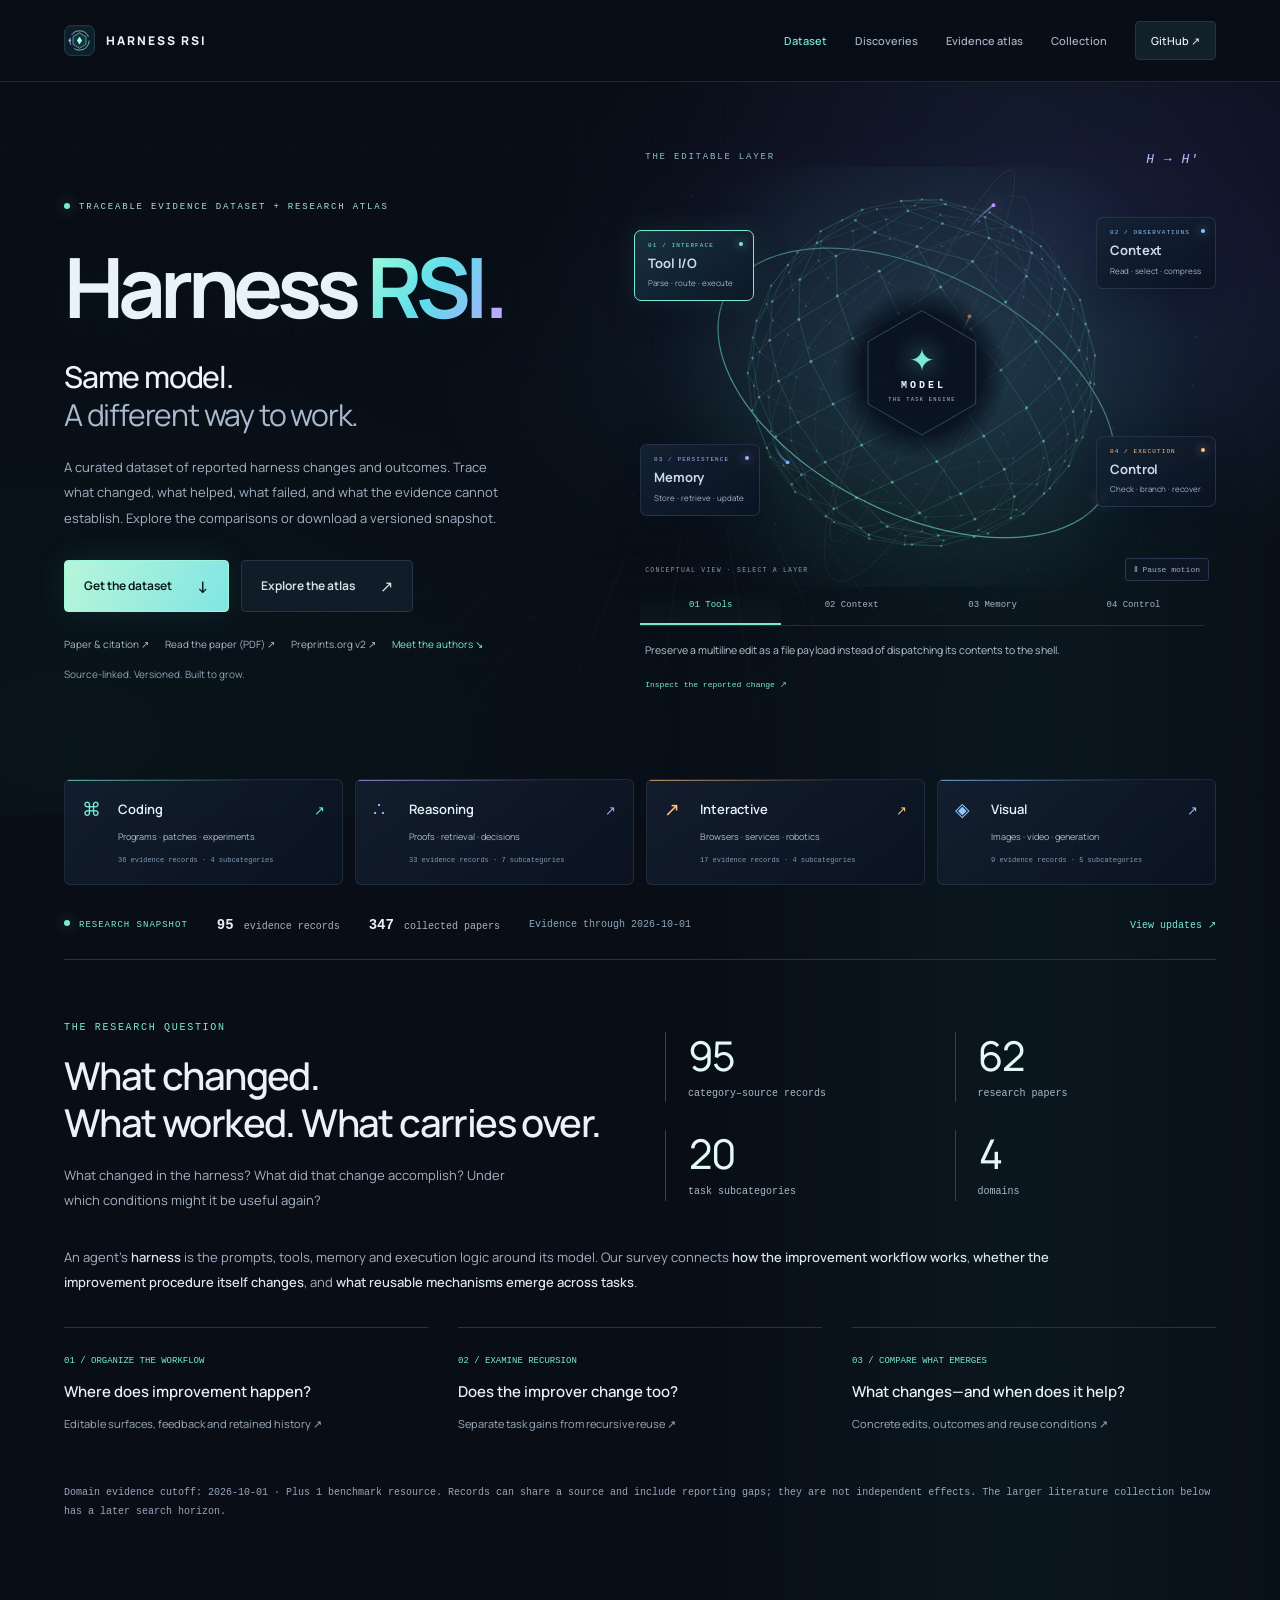
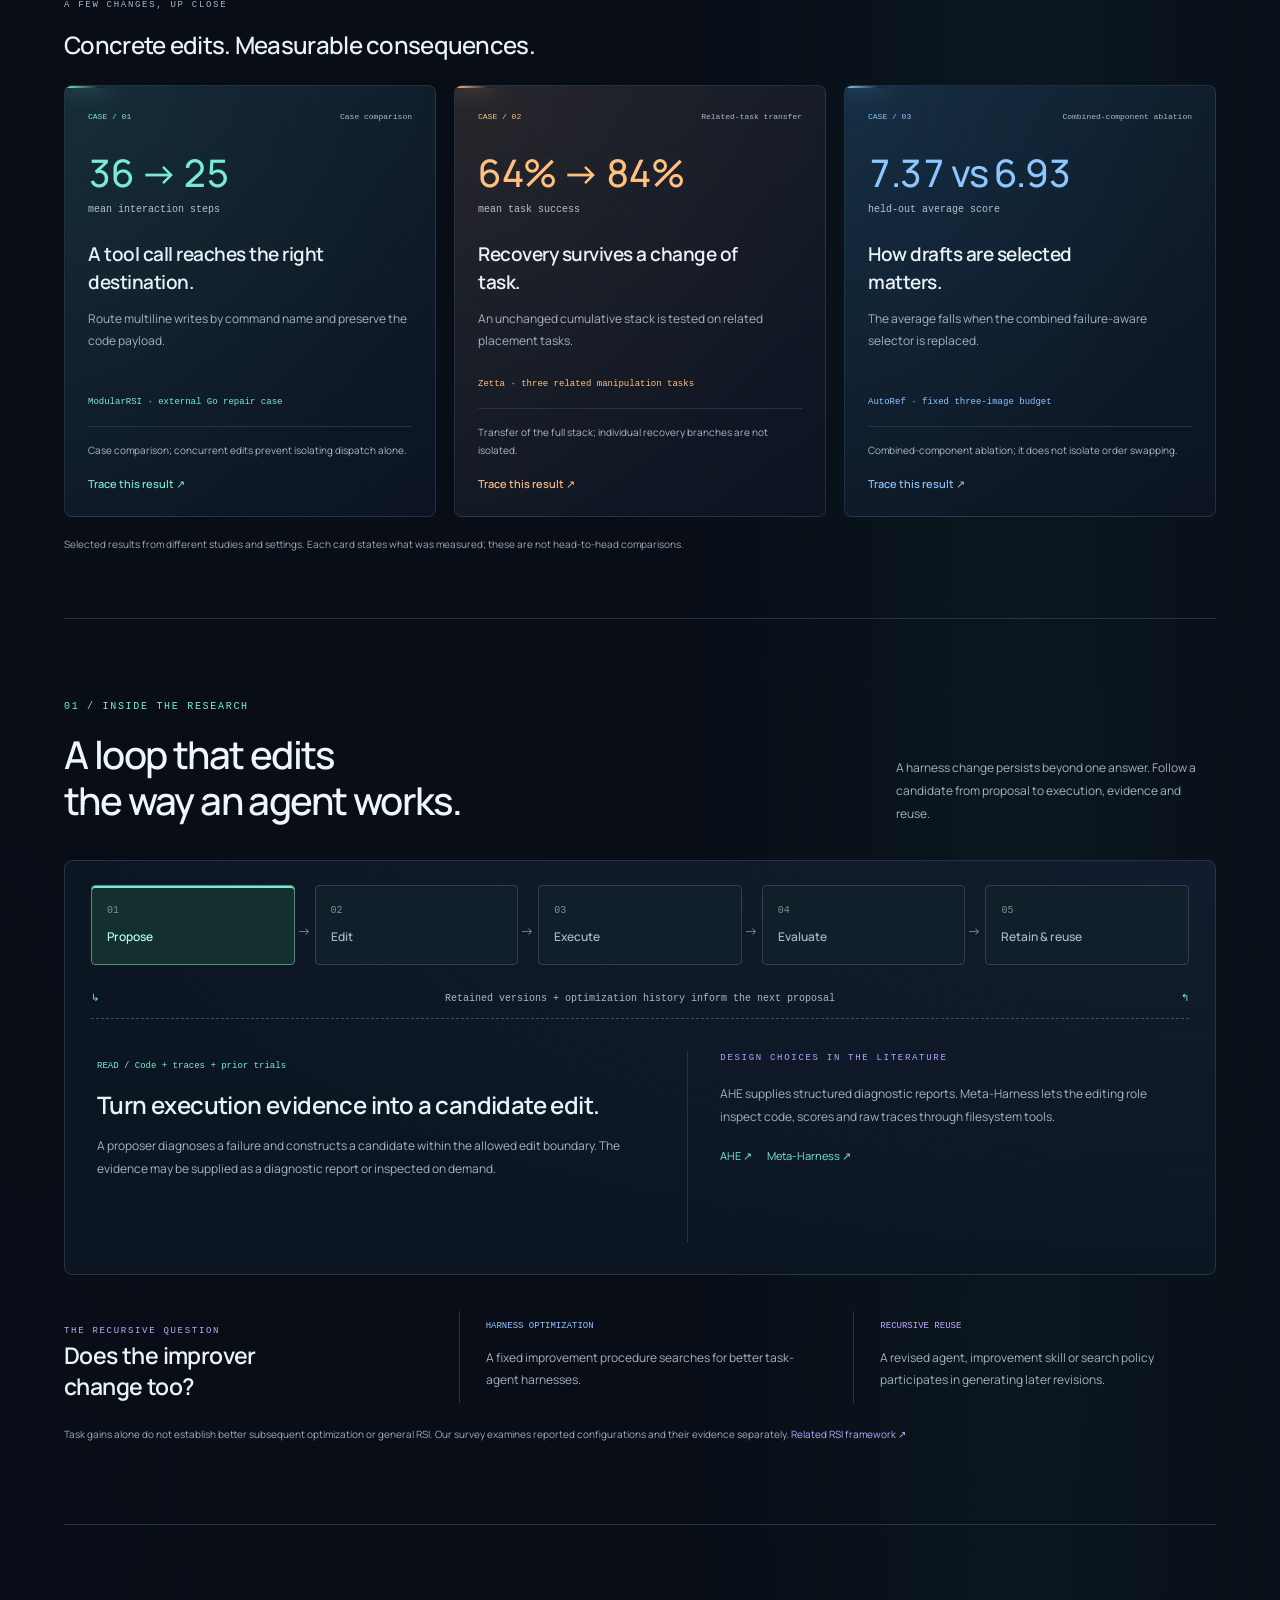
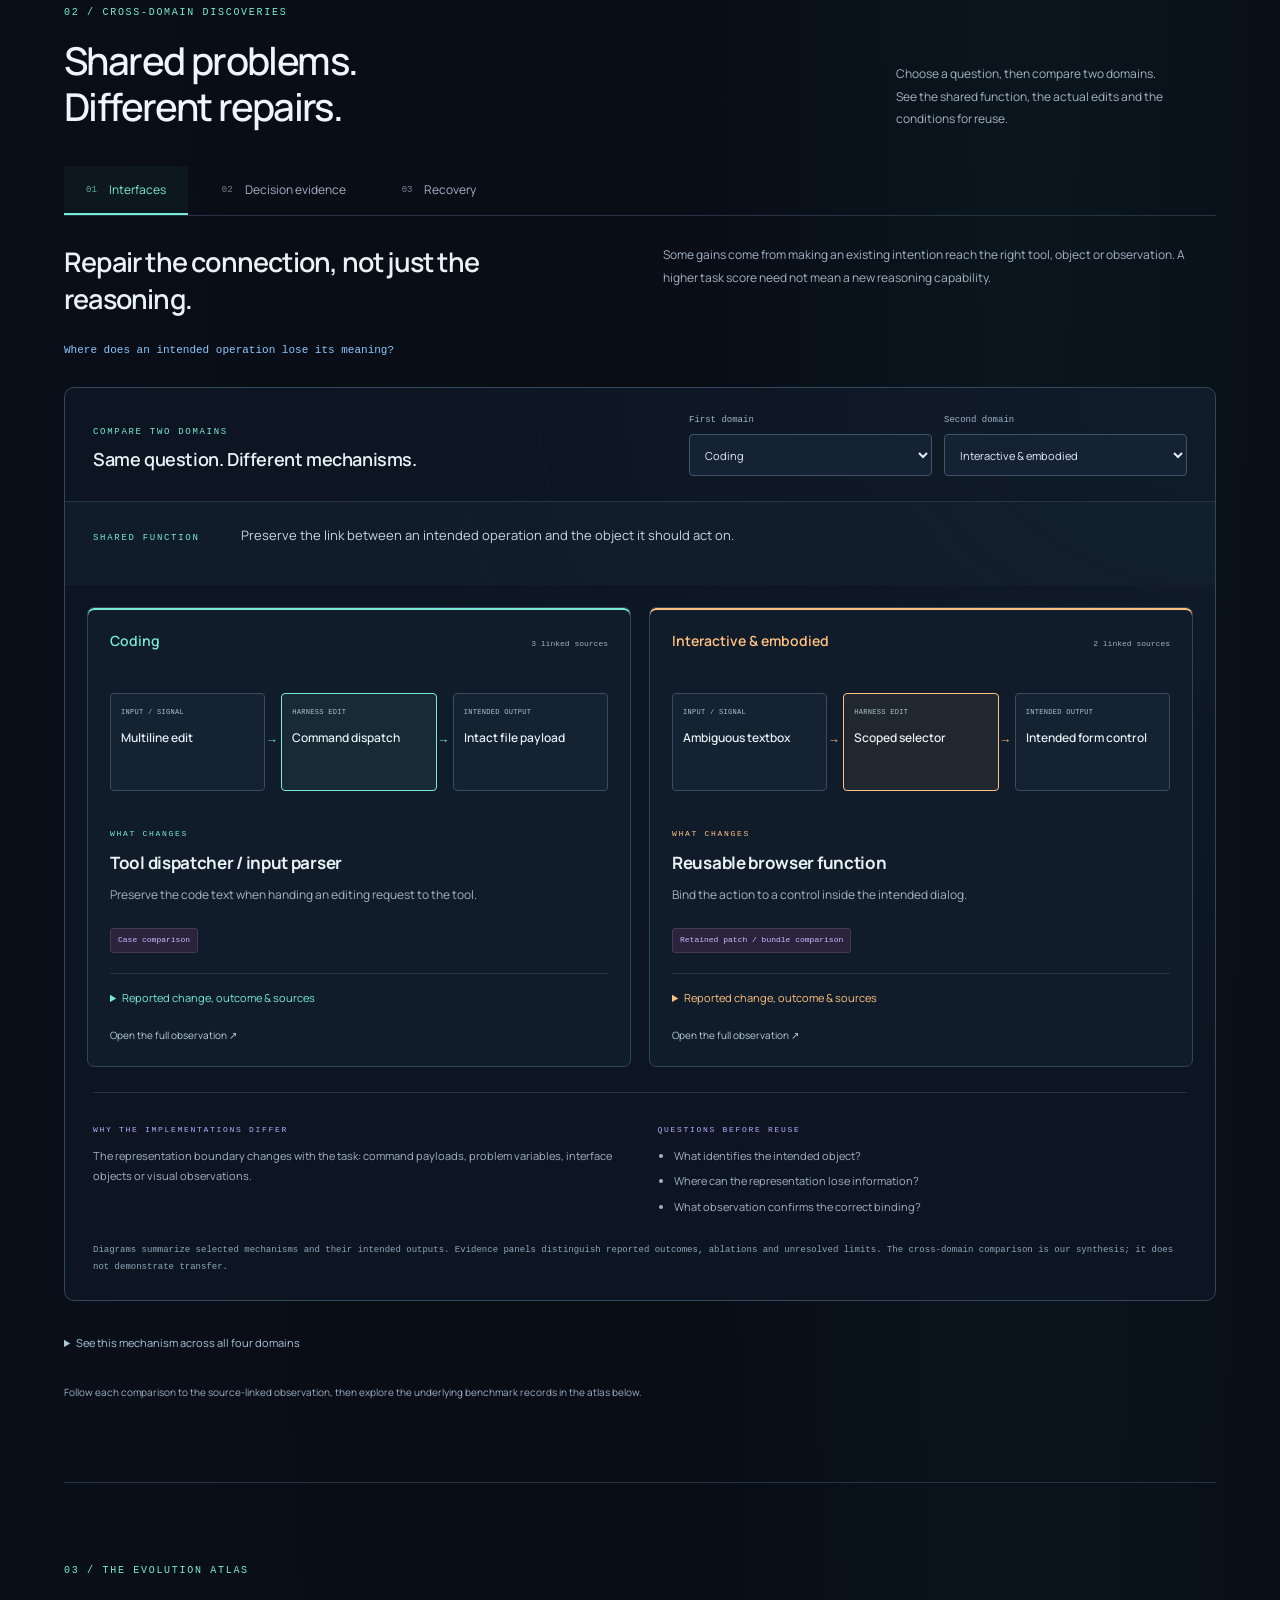
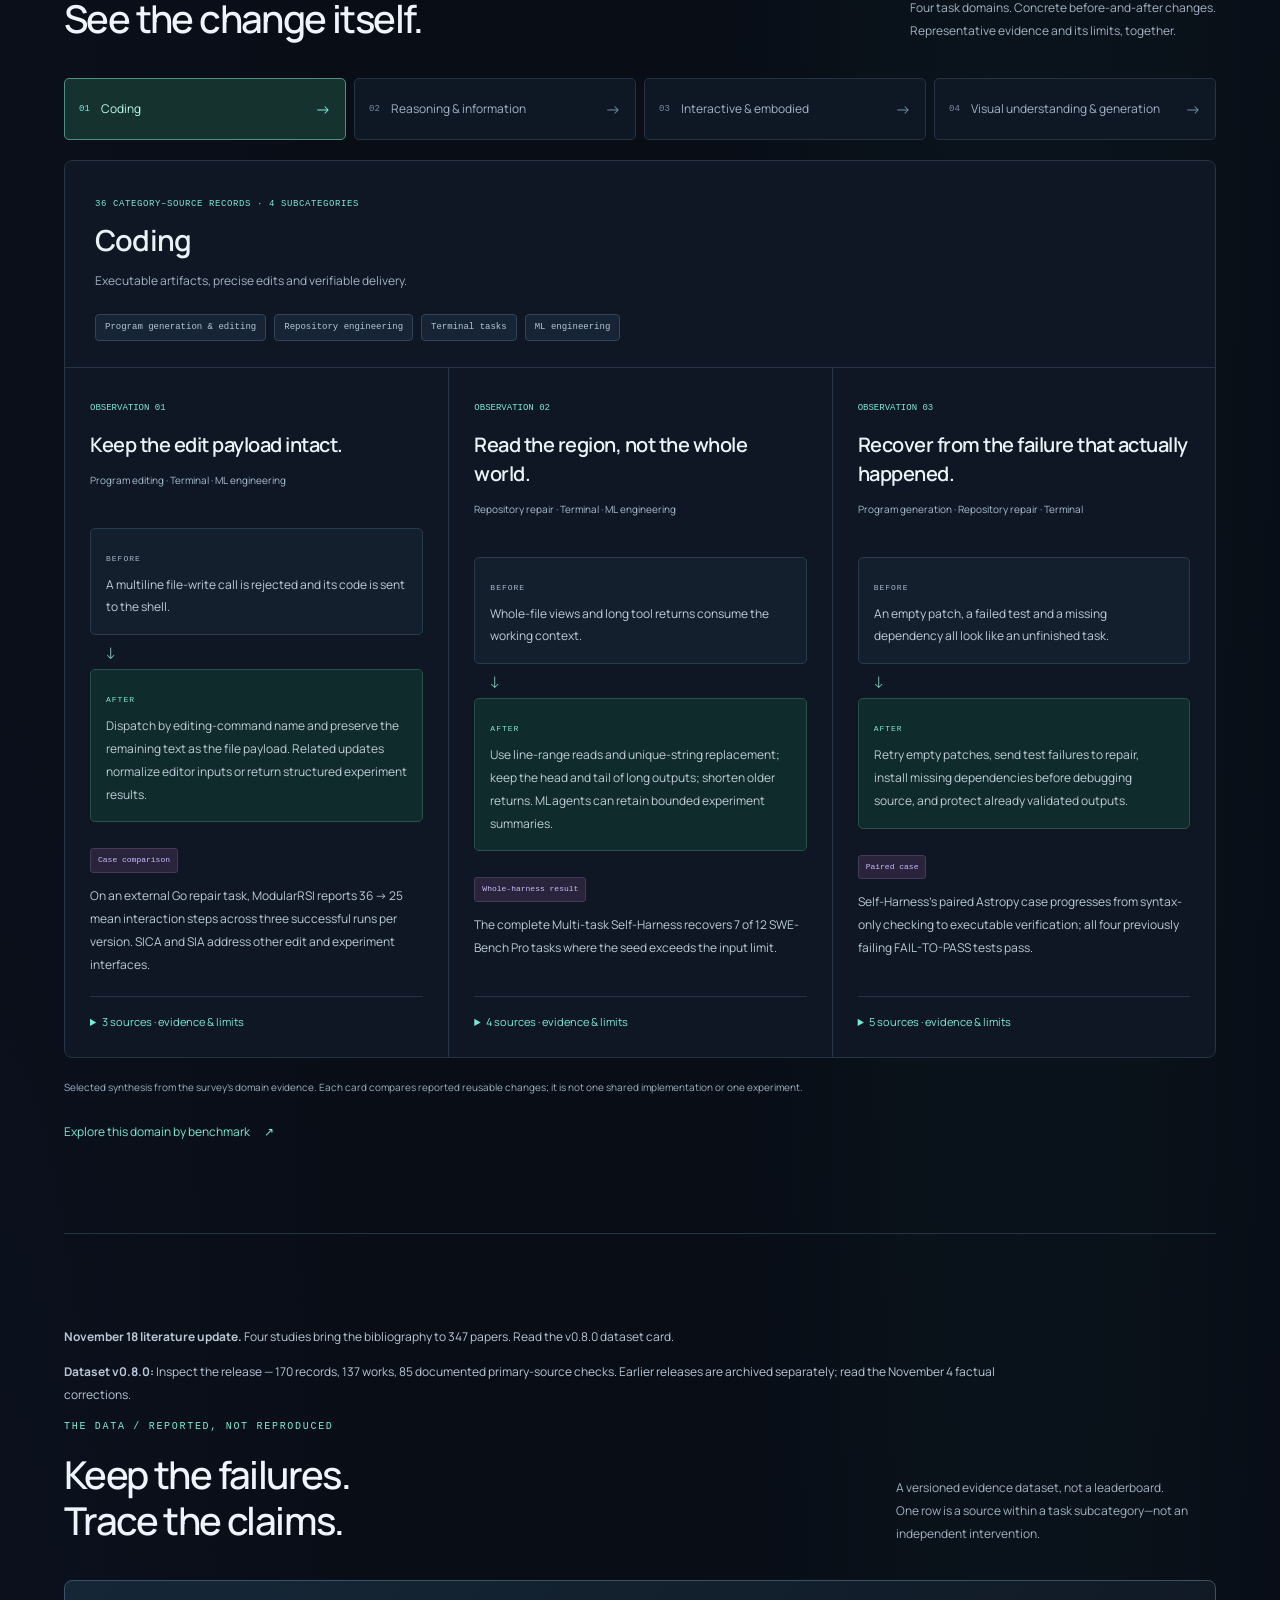
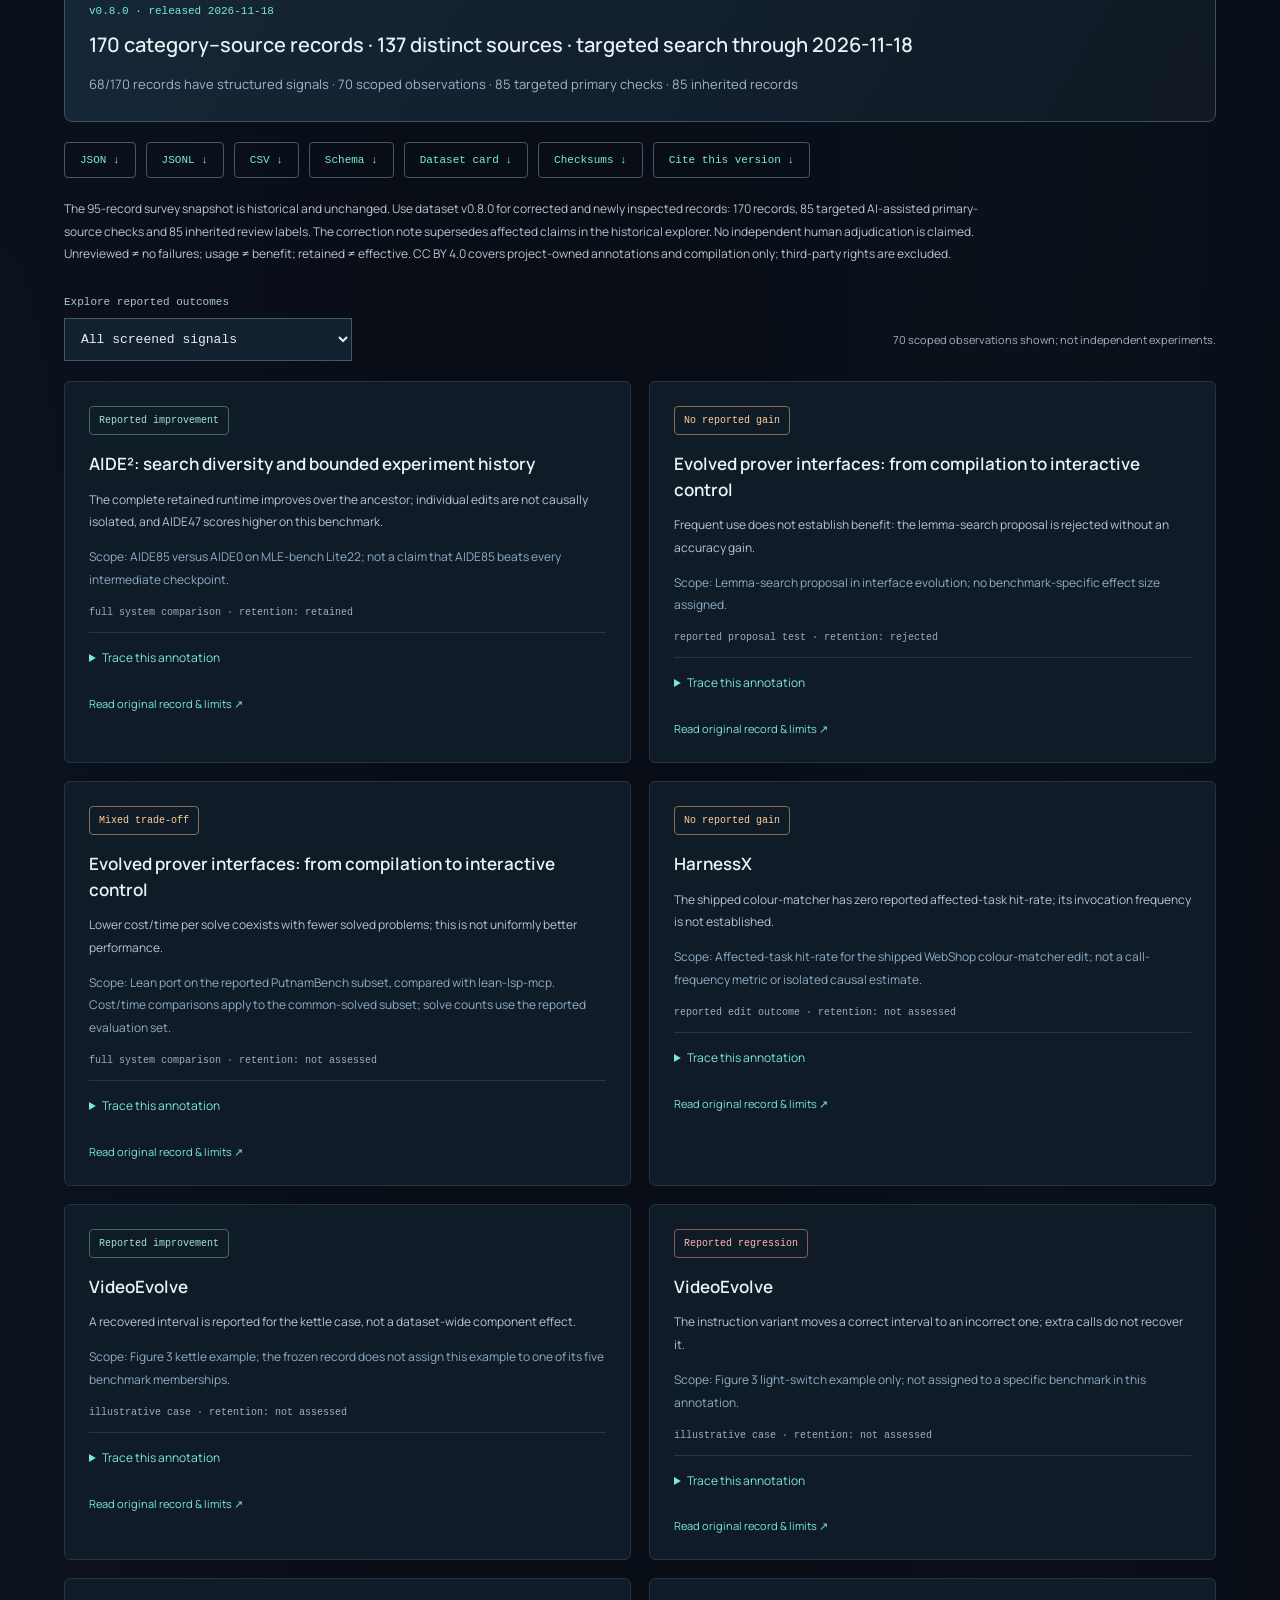
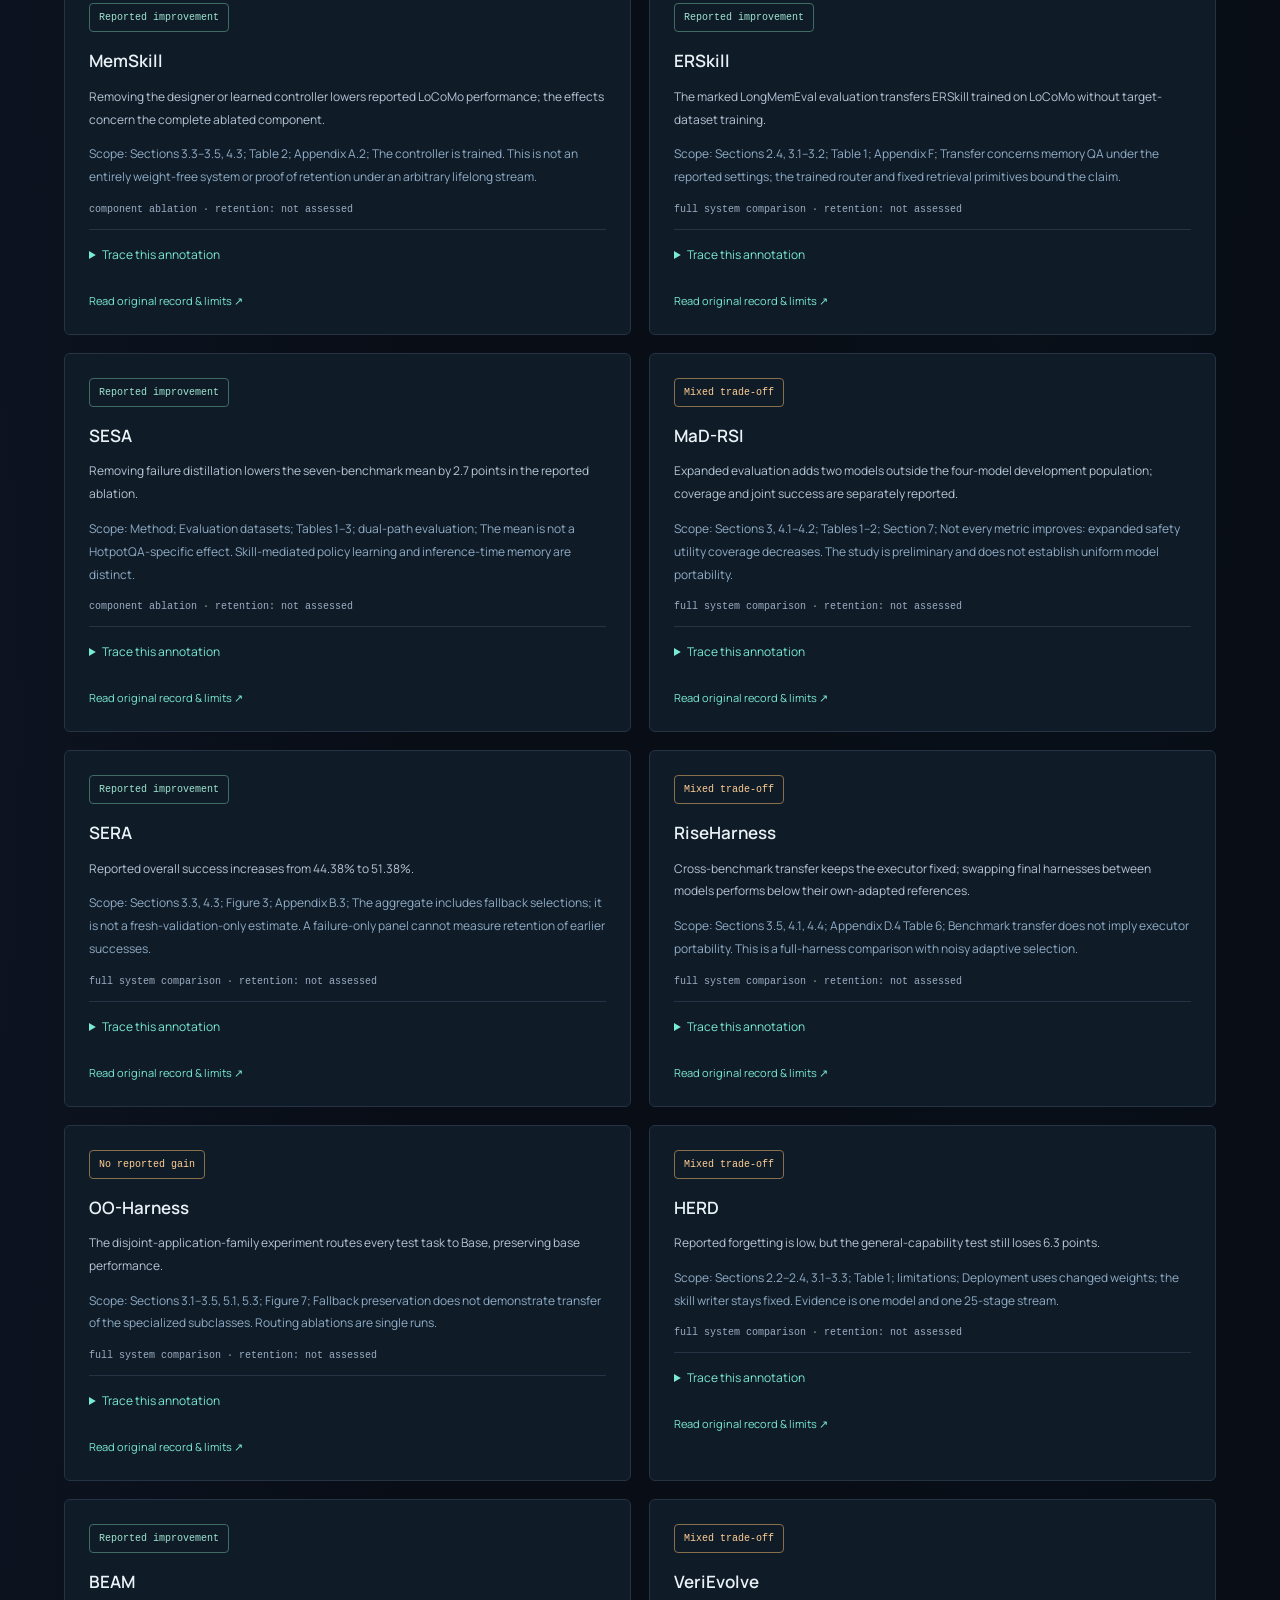
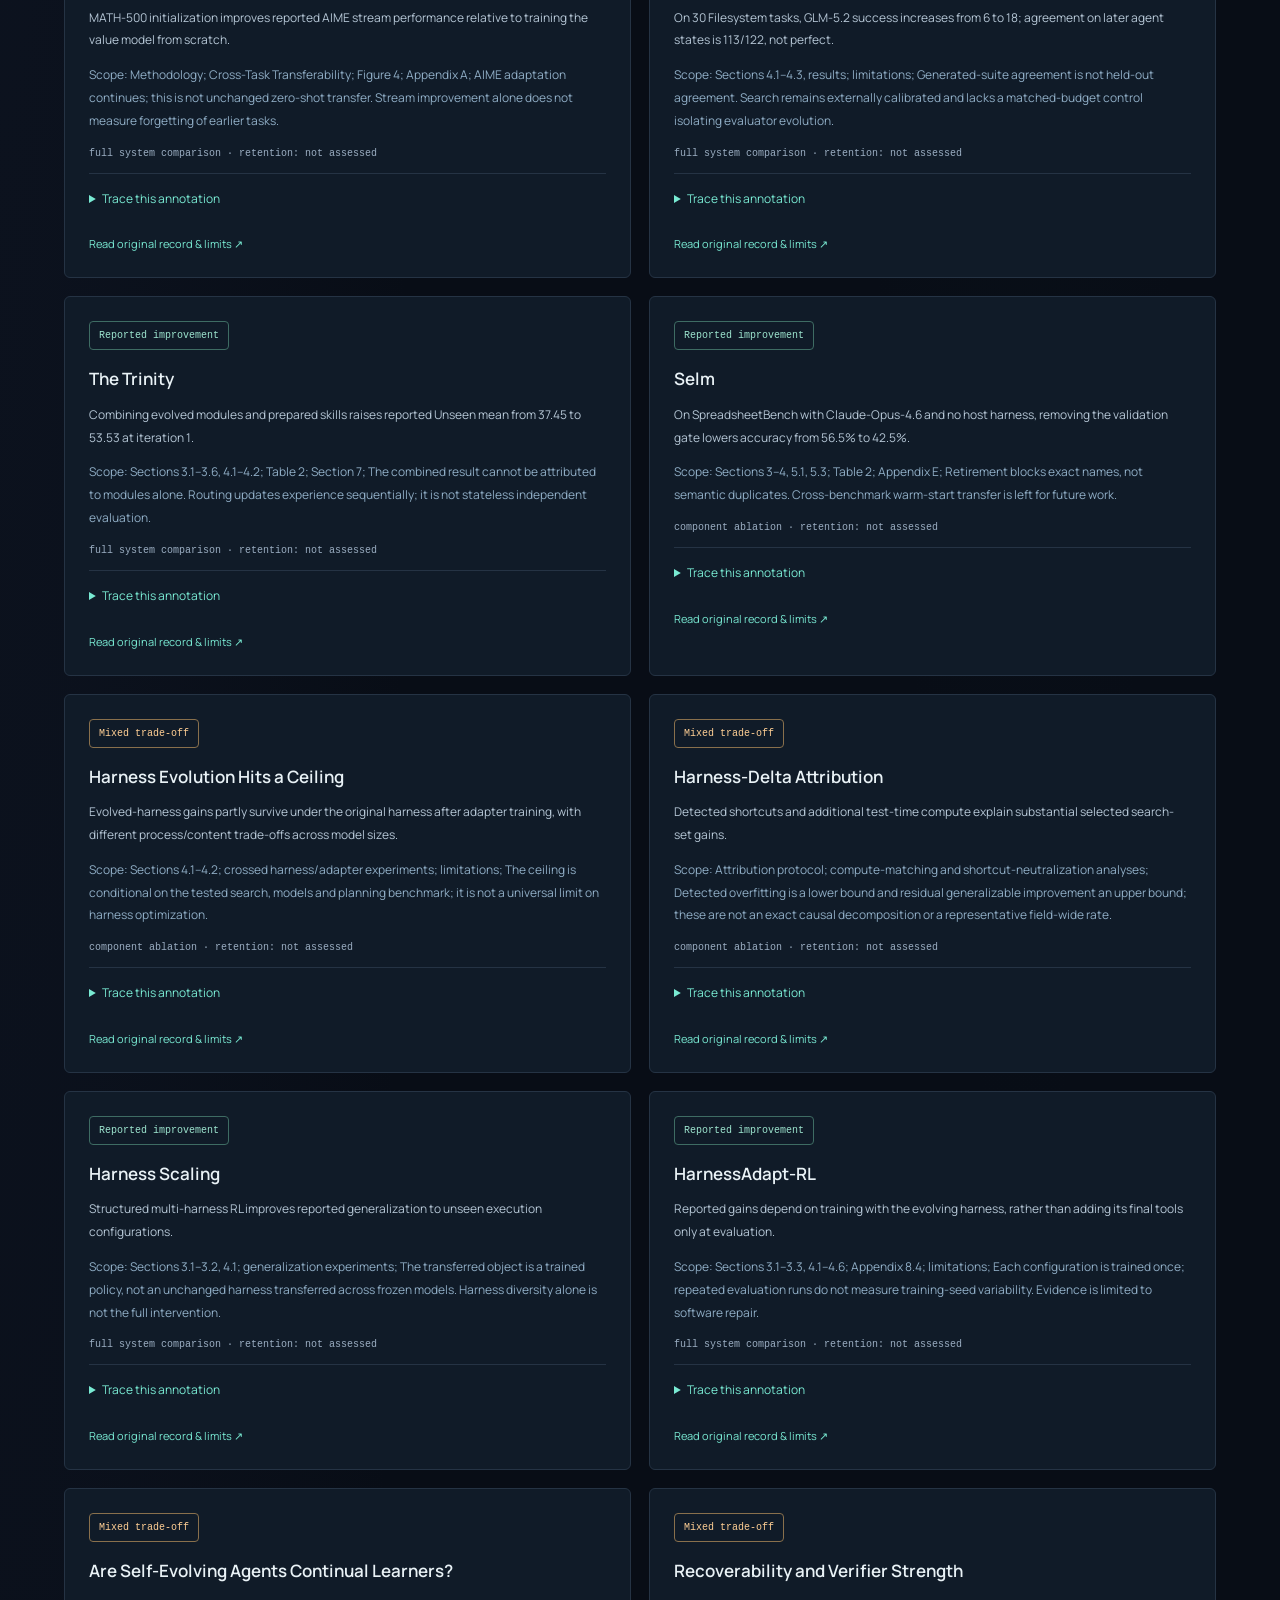
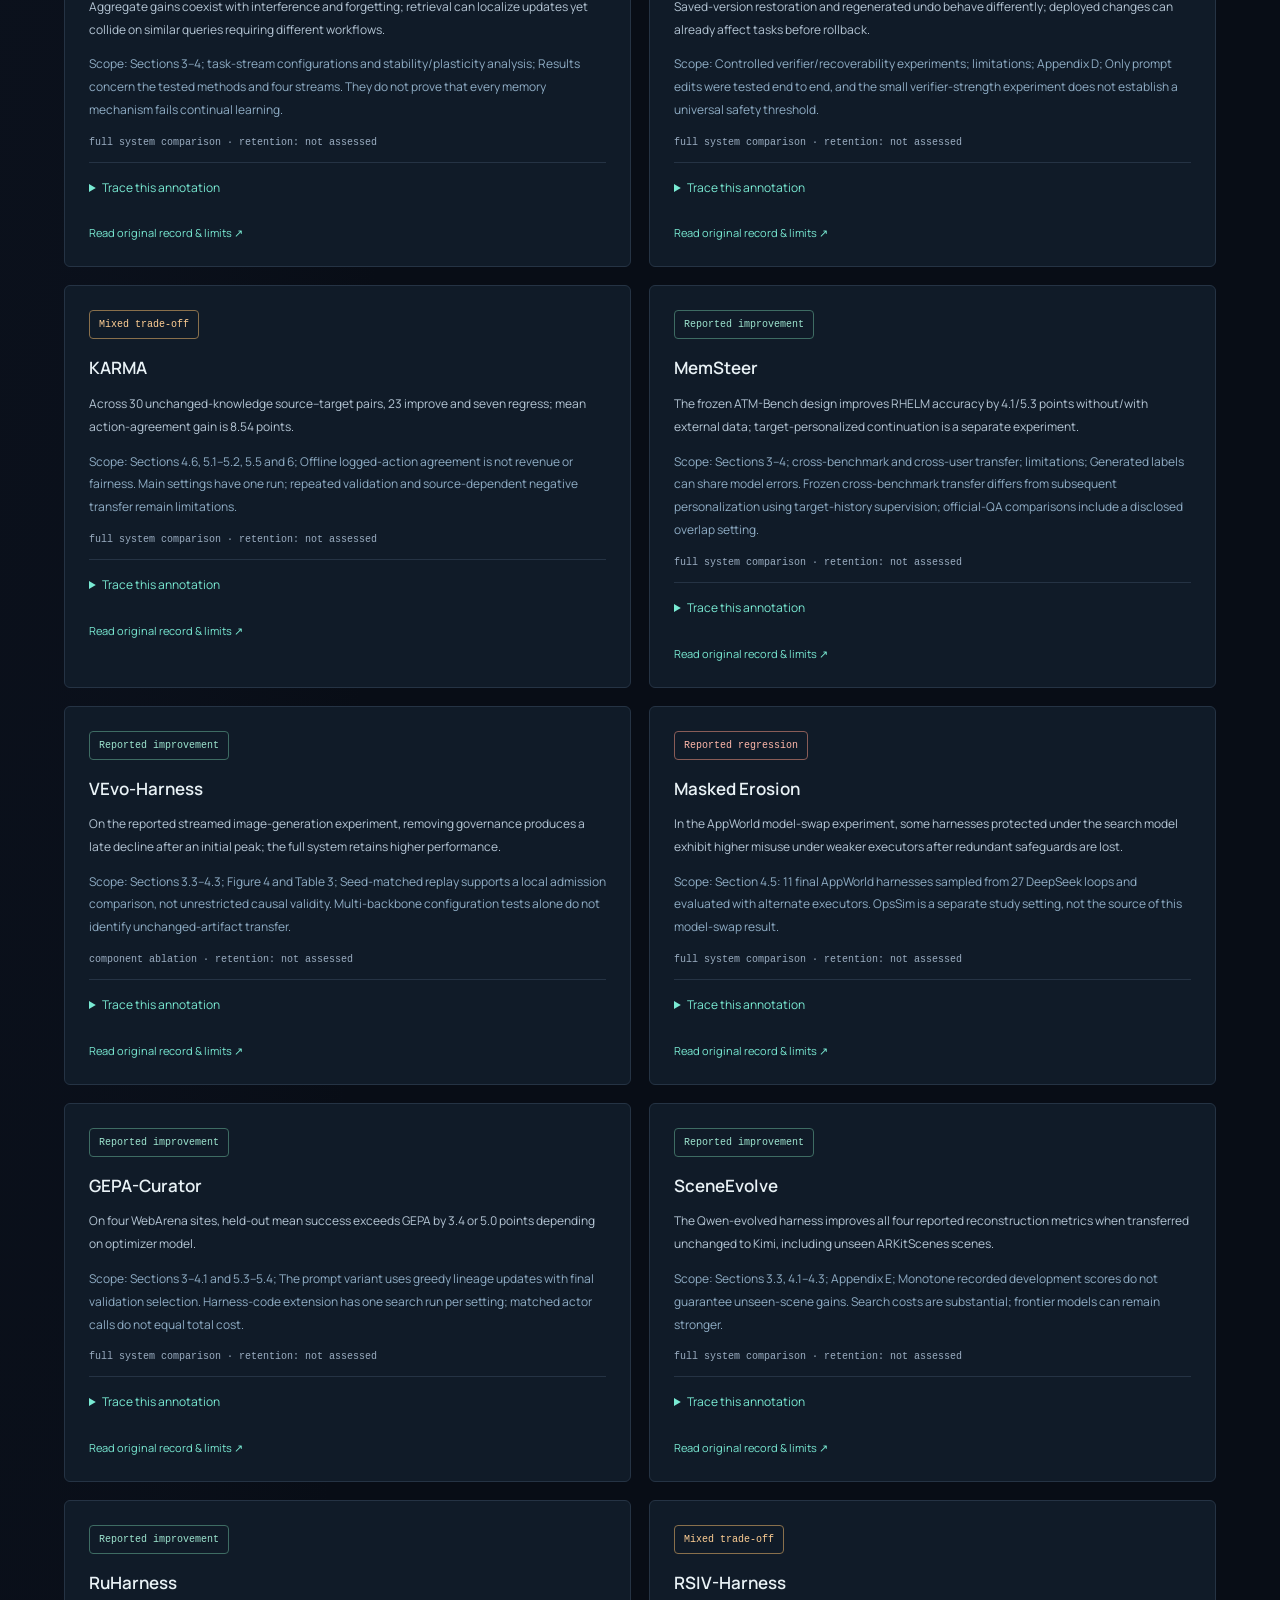
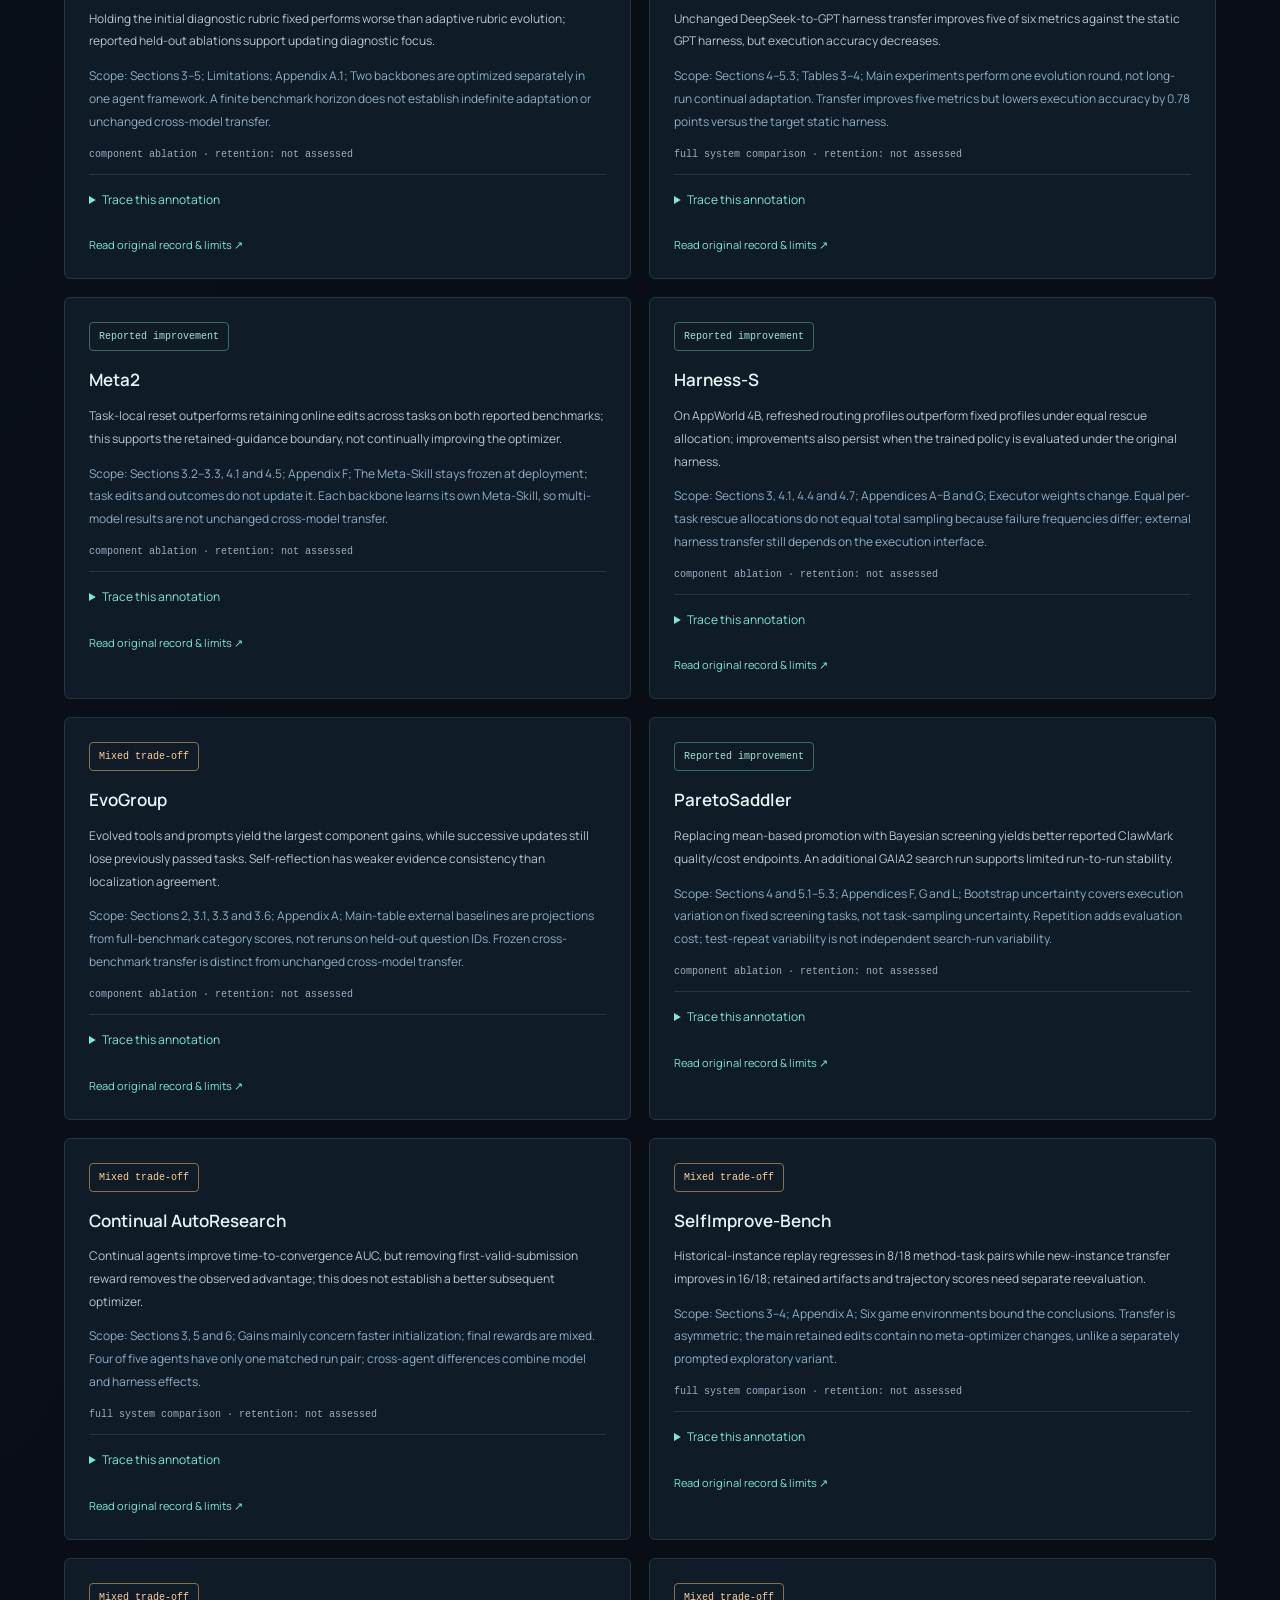
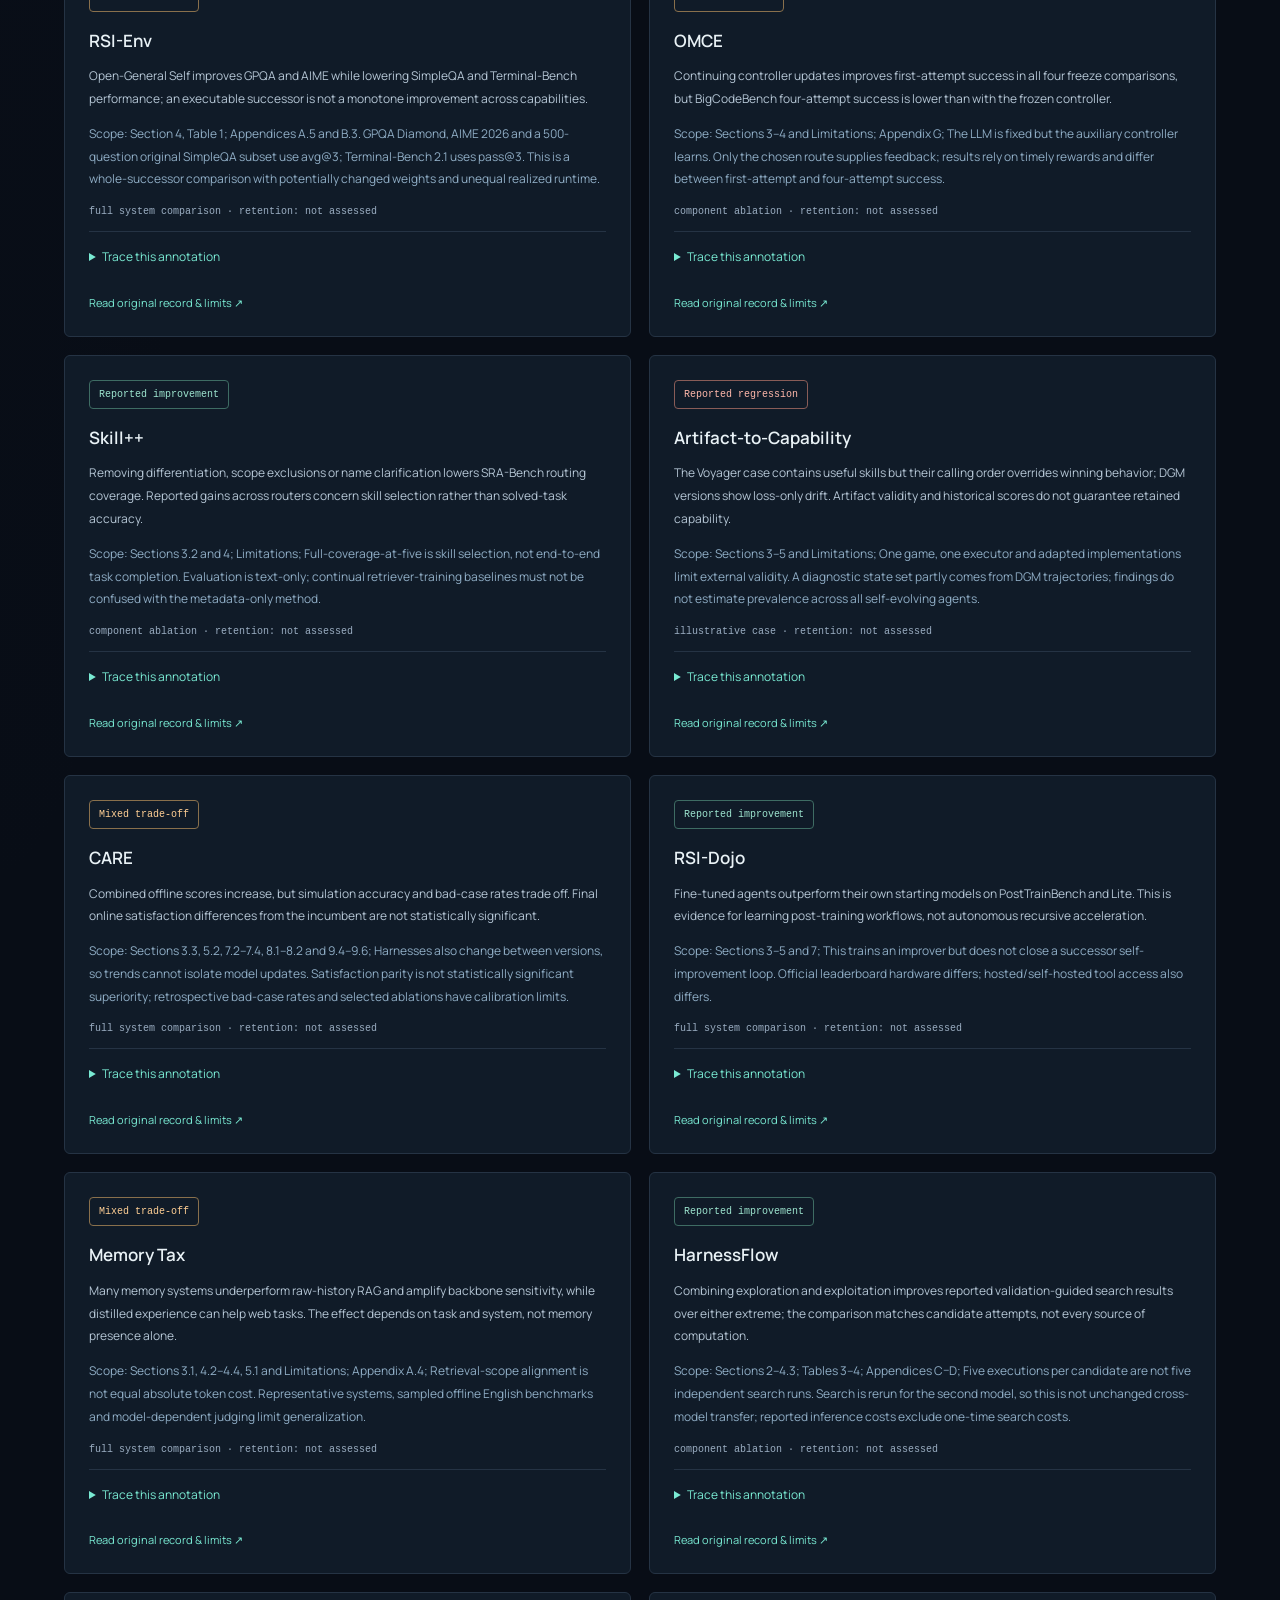
<file: docs/index.html>
<!doctype html>
<html lang="en">
<head>
<meta charset="utf-8"><meta name="viewport" content="width=device-width,initial-scale=1">
<meta name="description" content="Harness RSI: a curated, source-traceable evidence dataset and research atlas of reported agent-harness changes, outcomes, failures and evidence limits. Versioned JSON, JSONL and CSV downloads.">
<link rel="canonical" href="https://lucasxinyu.github.io/harness-rsi/">
<meta property="og:url" content="https://lucasxinyu.github.io/harness-rsi/">
<meta property="og:title" content="Harness RSI — Traceable evidence dataset & research atlas"><meta property="og:description" content="Versioned evidence of reported harness changes, gains, failures and limits, alongside cross-domain comparisons and a growing literature collection."><meta property="og:type" content="website"><meta name="theme-color" content="#080d16"><link rel="icon" href="assets/favicon.svg?v=observatory-20261010" type="image/svg+xml"><title>Harness RSI — Evidence dataset & research atlas</title><link rel="preload" href="assets/fonts/Manrope-Variable.ttf" as="font" type="font/ttf" crossorigin><link rel="stylesheet" href="style.css?v=authors-20261018">
</head>
<body>
<div class="ambient-grid" aria-hidden="true"></div>
<a class="skip-link" href="#atlas">Skip to the research atlas</a>
<header class="site-header wrap"><a class="brand" href="#top" aria-label="Harness RSI home"><img class="brand-mark" src="assets/favicon.svg?v=observatory-20261010" width="34" height="34" alt="">HARNESS RSI</a><nav aria-label="Main navigation"><a href="#dataset">Dataset</a><a href="#findings">Discoveries</a><a href="#benchmarks">Evidence atlas</a><a href="#activity">Collection</a><a class="nav-code" href="https://github.com/LucasXinYu/harness-rsi">GitHub ↗</a></nav></header>
<main id="top" class="wrap">
<section class="hero" aria-labelledby="project-title"><div class="hero-atmosphere" aria-hidden="true"></div>
<div class="hero-copy"><p class="hero-badge"><span class="status-dot"></span>TRACEABLE EVIDENCE DATASET + RESEARCH ATLAS</p><h1 id="project-title">Harness <span>RSI</span><span class="title-period">.</span></h1><p class="hero-statement">Same model.<br><em>A different way to work.</em></p><p class="hero-description">A curated dataset of reported harness changes and outcomes. Trace what changed, what helped, what failed, and what the evidence cannot establish. Explore the comparisons or download a versioned snapshot.</p><div class="hero-actions"><a class="button primary" href="#dataset">Get the dataset <span aria-hidden="true">↓</span></a><a class="button secondary" href="#benchmarks">Explore the atlas <span aria-hidden="true">↗</span></a></div><div class="hero-bottom"><a class="paper-link" href="paper/">Paper &amp; citation ↗</a><a id="paper-action" class="paper-link" href="paper/Harness_RSI_Preprint_2026-10-27.pdf">Read the paper (PDF) <span aria-hidden="true">↗</span></a><a class="paper-link" href="https://doi.org/10.20944/preprints202610.2293.v2">Preprints.org v2 ↗</a><a class="hero-team-link" href="#contributors">Meet the authors <span aria-hidden="true">↘</span></a><span class="hero-status">Source-linked. Versioned. Built to grow.</span></div></div>
<div class="hero-art"><div class="art-topline"><span>THE EDITABLE LAYER</span><span class="art-coordinate">H → H′</span></div><div class="orbital-art" id="harness-field">
<img class="field-fallback" src="assets/harness-observatory.svg" width="580" height="430" alt="Tools, context, memory and execution control form an editable harness around the task model.">
<canvas id="harness-canvas" aria-hidden="true"></canvas>
<div class="field-overlay" hidden>
<div class="field-core" aria-hidden="true"><span class="core-glyph">✦</span><strong>MODEL</strong><span>THE TASK ENGINE</span></div>
<button class="field-node node-tools" data-orbit-surface="tools" aria-pressed="true"><span class="node-index">01 / INTERFACE</span><strong>Tool I/O</strong><small>Parse · route · execute</small><i aria-hidden="true"></i></button>
<button class="field-node node-context" data-orbit-surface="context" aria-pressed="false"><span class="node-index">02 / OBSERVATIONS</span><strong>Context</strong><small>Read · select · compress</small><i aria-hidden="true"></i></button>
<button class="field-node node-memory" data-orbit-surface="memory" aria-pressed="false"><span class="node-index">03 / PERSISTENCE</span><strong>Memory</strong><small>Store · retrieve · update</small><i aria-hidden="true"></i></button>
<button class="field-node node-control" data-orbit-surface="control" aria-pressed="false"><span class="node-index">04 / EXECUTION</span><strong>Control</strong><small>Check · branch · recover</small><i aria-hidden="true"></i></button>
<span class="field-caption">CONCEPTUAL VIEW · SELECT A LAYER</span><button type="button" id="motion-toggle" class="motion-toggle" aria-label="Pause diagram animation" aria-pressed="false">Ⅱ <span>Pause motion</span></button>
</div></div><div class="surface-tabs" role="tablist" aria-label="Explore editable harness surfaces"><button role="tab" aria-selected="true" aria-controls="surface-panel" id="surface-tab-tools" data-surface="tools">01 Tools</button><button role="tab" aria-selected="false" aria-controls="surface-panel" id="surface-tab-context" data-surface="context" tabindex="-1">02 Context</button><button role="tab" aria-selected="false" aria-controls="surface-panel" id="surface-tab-memory" data-surface="memory" tabindex="-1">03 Memory</button><button role="tab" aria-selected="false" aria-controls="surface-panel" id="surface-tab-control" data-surface="control" tabindex="-1">04 Control</button></div><div id="surface-panel" class="surface-panel" role="tabpanel" aria-labelledby="surface-tab-tools"><p id="surface-description">Preserve a multiline edit as a file payload instead of dispatching its contents to the shell.</p><a id="surface-source" href="#finding-coding-route-edits">Inspect the reported change ↗</a></div></div>
</section>
<div class="domain-portals" id="domain-portals" aria-label="Explore evidence in four task domains"></div>
<div class="snapshot-strip"><span><i class="status-dot"></i>RESEARCH SNAPSHOT</span><p><strong id="hero-records">—</strong> evidence records</p><p><strong id="hero-papers">—</strong> collected papers</p><p class="snapshot-date">Evidence through <time id="hero-cutoff">—</time></p><a href="#maintenance">View updates ↗</a></div>
<section class="evidence-overview" aria-labelledby="evidence-title"><div class="evidence-intro"><p class="eyebrow">THE RESEARCH QUESTION</p><h2 id="evidence-title">What changed.<br>What worked. What carries over.</h2><p>What changed in the harness? What did that change accomplish? Under which conditions might it be useful again?</p></div><div class="evidence-numbers" id="evidence-numbers"></div><p class="survey-definition">An agent’s <strong>harness</strong> is the prompts, tools, memory and execution logic around its model. Our survey connects <strong>how the improvement workflow works</strong>, <strong>whether the improvement procedure itself changes</strong>, and <strong>what reusable mechanisms emerge across tasks</strong>.</p><div class="deliverable-links"><a href="#research"><span>01 / ORGANIZE THE WORKFLOW</span><strong>Where does improvement happen?</strong><small>Editable surfaces, feedback and retained history ↗</small></a><a href="#recursive-scope"><span>02 / EXAMINE RECURSION</span><strong>Does the improver change too?</strong><small>Separate task gains from recursive reuse ↗</small></a><a href="#findings"><span>03 / COMPARE WHAT EMERGES</span><strong>What changes—and when does it help?</strong><small>Concrete edits, outcomes and reuse conditions ↗</small></a></div><p class="evidence-scope" id="evidence-scope"></p></section>
<section class="result-section" aria-labelledby="results-title"><div class="result-heading"><p class="eyebrow">A FEW CHANGES, UP CLOSE</p><h2 id="results-title">Concrete edits. Measurable consequences.</h2></div><div id="result-cards" class="result-cards"></div><p class="result-note">Selected results from different studies and settings. Each card states what was measured; these are not head-to-head comparisons.</p></section>
<section id="research" class="research-section section-space" aria-labelledby="research-title"><div class="section-heading"><div><p class="eyebrow">01 / INSIDE THE RESEARCH</p><h2 id="research-title">A loop that edits<br>the way an agent works.</h2></div><p>A harness change persists beyond one answer. Follow a candidate from proposal to execution, evidence and reuse.</p></div><div class="workflow-shell"><div class="workflow-tabs" id="workflow-tabs" role="tablist" aria-label="Harness improvement workflow"></div><div class="workflow-return"><span aria-hidden="true">↳</span> Retained versions + optimization history inform the next proposal <span aria-hidden="true">↰</span></div><div id="workflow-panel" role="tabpanel" tabindex="0"></div></div><div class="recursion-contrast" id="recursive-scope"><div><p class="eyebrow">THE RECURSIVE QUESTION</p><h3>Does the improver<br>change too?</h3></div><div><span class="contrast-label">HARNESS OPTIMIZATION</span><p>A fixed improvement procedure searches for better task-agent harnesses.</p></div><div><span class="contrast-label recursive">RECURSIVE REUSE</span><p>A revised agent, improvement skill or search policy participates in generating later revisions.</p></div></div><p class="research-boundary">Task gains alone do not establish better subsequent optimization or general RSI. Our survey examines reported configurations and their evidence separately. <a href="https://www.preprints.org/manuscript/202608.0051">Related RSI framework ↗</a></p></section>
<section id="findings" class="synthesis section-space" aria-labelledby="findings-title"><div class="section-heading"><div><p class="eyebrow">02 / CROSS-DOMAIN DISCOVERIES</p><h2 id="findings-title">Shared problems.<br>Different repairs.</h2></div><p>Choose a question, then compare two domains.<br>See the shared function, the actual edits and the conditions for reuse.</p></div><div class="insight-tabs" id="insight-tabs" role="tablist" aria-label="Cross-domain comparison"></div><div id="insight-panel" role="tabpanel" tabindex="0"></div><p id="comparison-status" class="sr-only" aria-live="polite"></p><p class="atlas-note">Follow each comparison to the source-linked observation, then explore the underlying benchmark records in the atlas below.</p></section>
<section id="atlas" class="atlas section-space" aria-labelledby="atlas-title"><div class="section-heading"><div><p class="eyebrow">03 / THE EVOLUTION ATLAS</p><h2 id="atlas-title">See the change itself.</h2></div><p>Four task domains. Concrete before-and-after changes.<br>Representative evidence and its limits, together.</p></div><div id="domain-tabs" class="domain-tabs" role="tablist" aria-label="Task domains" aria-orientation="horizontal"></div><div id="domain-panel" class="domain-panel" role="tabpanel" tabindex="0" aria-labelledby="tab-coding"><div class="panel-heading"><div><span class="domain-overline" id="domain-overline"></span><h3 id="domain-title">Coding</h3><p id="domain-subtitle"></p></div></div><div id="domain-scope" class="domain-scope"></div><div id="domain-findings" class="domain-findings"></div><p id="domain-status" class="sr-only" aria-live="polite"></p></div><p class="atlas-note">Selected synthesis from the survey’s domain evidence. Each card compares reported reusable changes; it is not one shared implementation or one experiment.</p><button type="button" class="atlas-detail-link" id="domain-evidence-link">Explore this domain by benchmark <span aria-hidden="true">↗</span></button></section>
<section id="dataset" class="dataset-section section-space" aria-labelledby="dataset-title">
<p class="dataset-boundary"><strong>November 18 literature update.</strong> Four studies bring the bibliography to 347 papers. <a href="dataset/v0.8.0/DATASET_CARD.md">Read the v0.8.0 dataset card</a>.</p>
<p class="dataset-boundary"><strong>Dataset v0.8.0:</strong> <a href="dataset/">Inspect the release — 170 records, 137 works, 85 documented primary-source checks</a>. Earlier releases are archived separately; <a href="https://github.com/LucasXinYu/harness-rsi/blob/main/docs/FACTUAL_CORRECTIONS_2026-11-04.md">read the November 4 factual corrections</a>.</p>
<div class="section-heading"><div><p class="eyebrow">THE DATA / REPORTED, NOT REPRODUCED</p><h2 id="dataset-title">Keep the failures.<br>Trace the claims.</h2></div><p>A versioned evidence dataset, not a leaderboard.<br>One row is a source within a task subcategory—not an independent intervention.</p></div>
<div class="dataset-release"><span id="dataset-version">v0.8.0 · released 2026-11-18</span><strong id="dataset-coverage">170 category–source records · targeted search through 2026-11-18</strong><p id="dataset-screening">68/170 records have structured signals · 70 scoped observations · 85 targeted primary checks · 85 inherited records</p></div>
<div class="dataset-downloads" aria-label="Dataset downloads"><a href="dataset/v0.8.0/dataset.json" data-dataset-file="dataset.json" download>JSON ↓</a><a href="dataset/v0.8.0/records.jsonl" data-dataset-file="records.jsonl" download>JSONL ↓</a><a href="dataset/v0.8.0/records.csv" data-dataset-file="records.csv" download>CSV ↓</a><a href="dataset/v0.8.0/schema.json" data-dataset-file="schema.json" download>Schema ↓</a><a href="dataset/v0.8.0/DATASET_CARD.md" data-dataset-file="DATASET_CARD.md" download>Dataset card ↓</a><a href="dataset/v0.8.0/checksums.json" data-dataset-file="checksums.json" download>Checksums ↓</a><a href="dataset/v0.8.0/citation.bib" data-dataset-file="citation.bib" download>Cite this version ↓</a></div>
<p class="dataset-boundary">The 95-record survey snapshot is historical and unchanged. Use dataset v0.8.0 for corrected and newly inspected records: 170 records, 85 targeted AI-assisted primary-source checks and 85 inherited review labels. The correction note supersedes affected claims in the historical explorer. No independent human adjudication is claimed. Unreviewed ≠ no failures; usage ≠ benefit; retained ≠ effective. <a href="dataset/v0.8.0/LICENSE-DATA.md">CC BY 4.0 covers project-owned annotations and compilation only</a>; third-party rights are excluded.</p>
<div class="dataset-toolbar"><label for="dataset-outcome">Explore reported outcomes<select id="dataset-outcome"><option value="all">All screened signals</option><option value="regression">Reported regressions</option><option value="no_gain">No reported gain</option><option value="mixed">Mixed trade-offs</option><option value="improvement">Reported improvements</option><option value="not_assessed">Performance effect not assessed</option></select></label><p id="dataset-filter-status" role="status" aria-live="polite"></p></div>
<div id="dataset-signals" class="dataset-signals"></div><p id="dataset-error" role="alert" hidden>Dataset could not be loaded. The versioned download links remain available.</p>
<details class="dataset-method"><summary>What these labels do—and do not—mean</summary><p>One record may contain multiple outcomes under different comparisons. Each signal has a scope, attribution type, retention status, supporting record excerpt and pinned primary-source locator. Empty benchmark applicability does not mean every benchmark. Selection and control fields are populated only for inspected settings; missingness is explicit. This is not a representative sample of attempted edits; do not calculate a global success or failure rate. The separate living bibliography below includes newer papers that have not entered this evidence snapshot.</p></details>
</section>
<section id="benchmarks" class="benchmark-atlas section-space" aria-labelledby="benchmark-title">
<div class="section-heading"><div><p class="eyebrow">04 / THE EVIDENCE NOTEBOOK</p><h2 id="benchmark-title">Your benchmark.<br>The changes behind the score.</h2></div><p>Explore what a harness can change, what was actually observed, and what the comparison supports. Every record keeps its original setting and source.</p></div>
<div class="benchmark-coverage"><span id="benchmark-coverage">Loading benchmark evidence…</span><a id="evidence-download" href="evidence.json" download>Download evidence JSON ↓</a></div>
<div class="benchmark-shortcuts"><span>START WITH A SETTING</span><a href="#benchmarks?domain=coding&amp;category=all&amp;setting=swe-bench-verified">SWE-bench Verified ↗</a><a href="#benchmarks?domain=coding&amp;category=all&amp;setting=terminal-bench-2-0">Terminal-Bench 2.0 ↗</a><a href="#benchmarks?domain=reasoning&amp;category=all&amp;setting=gsm8k">GSM8K ↗</a><a href="#benchmarks?domain=reasoning&amp;category=all&amp;setting=locomo">LoCoMo ↗</a><a href="#benchmarks?domain=interactive&amp;category=all&amp;setting=webarena">WebArena ↗</a><a href="#benchmarks?domain=visual&amp;category=all&amp;setting=mlvu">MLVU ↗</a></div><div class="benchmark-workspace">
<div class="benchmark-controls"><label>Domain<select id="bench-domain" aria-label="Evidence domain"></select></label><label>Subcategory<select id="bench-category" aria-label="Evidence subcategory"></select></label><label>Benchmark / setting<select id="bench-setting" aria-label="Benchmark or setting"></select></label><button id="benchmark-reset" type="button">Reset filters</button></div>
<div class="benchmark-view-heading"><div><p class="eyebrow">CURRENT VIEW</p><h3 id="benchmark-heading">SWE-bench Verified</h3><p id="benchmark-count"></p></div><p id="benchmark-scope"></p></div>
<div class="benchmark-columns"><div><div class="notebook-column-heading"><h3>What can change?</h3><span>Comparative synthesis</span></div><div id="benchmark-patterns"></div></div><div><div class="notebook-column-heading"><h3>What is the evidence?</h3><button id="expand-records" type="button">Expand / collapse all</button></div><p class="record-reading-guide">Open a record for the starting harness, exact change, observed result, retention status and primary-source location. Missing details stay visible.</p><div id="benchmark-records"></div></div></div>
<div class="benchmark-bottom"><span id="benchmark-version"></span><span>Records and labels are not counts of independent improvements.</span></div></div><p id="benchmark-status" class="sr-only" aria-live="polite"></p><p id="benchmark-error" role="alert" hidden>Benchmark evidence could not be loaded. <a href="evidence.json">Download the data</a> or refresh this page.</p>
</section>
<section id="activity" class="activity section-space" aria-labelledby="activity-title">
<div class="section-heading"><div><p class="eyebrow">05 / LIVING COLLECTION</p><h2 id="activity-title">A collection that keeps growing.</h2></div><p>Publication trends and actual collection updates.<br>Explore cumulative growth or monthly activity.</p></div>
<div class="collection-metrics"><div><strong id="paper-count">—</strong><span>Papers in the collection</span></div><div><strong id="year-count">—</strong><span id="year-count-label">Published in the latest year</span></div><div class="update-metric"><span class="metric-overline"><i class="status-dot"></i>COLLECTION UPDATED</span><strong id="collection-updated">—</strong><span>Search through <time id="search-cutoff">—</time></span></div></div>
<div class="publication-panel"><div class="chart-toolbar"><div><h3 id="chart-heading">Papers by publication month</h3><p id="chart-description">Included literature · monthly counts</p></div><div class="chart-controls"><div class="chart-switch" role="group" aria-label="Publication chart view"><button type="button" id="monthly-view" aria-pressed="false">Monthly</button><button type="button" id="cumulative-view" aria-pressed="true">Cumulative</button></div><label class="year-control"><span class="sr-only">Publication year</span><select id="publication-year" aria-label="Publication year" disabled><option>2026</option></select></label></div></div>
<div id="publication-chart" class="publication-chart"><img src="assets/publication-timeline.svg" alt="Monthly publication counts for the collected literature. Detailed values load with JavaScript."></div>
<div class="chart-footnote"><span><i class="chart-key"></i>Collected papers</span><span id="partial-note">The current month is partial.</span></div>
<p id="chart-summary" class="sr-only" aria-live="polite"></p>
<details class="chart-data"><summary>View monthly values</summary><table><caption id="data-caption">Publication counts</caption><thead><tr><th scope="col">Month</th><th scope="col">Papers</th><th scope="col">Cumulative</th></tr></thead><tbody id="monthly-values"></tbody></table></details></div>
<details class="collection-notes"><summary>About these numbers <span aria-hidden="true">+</span></summary><div><p id="collection-scope">Counts cover the survey collection, including related methods, surveys, and benchmarks.</p><p id="date-coverage">Publication months use first arXiv submission where available, otherwise bibliographic publication dates.</p></div></details>
<details class="collection-notes" id="literature-synthesis-oct27" open><summary>October 27: persistent experience, specialization and evaluator validity <span aria-hidden="true">+</span></summary><div><p><strong>Six additions:</strong> RiseHarness, OO-Harness, HERD, MCCL, BEAM and VeriEvolve.</p><p>Compare executor-specific transfer with fallback routing; distinguish stored experience, trained memory selection and model distillation; examine why evaluator evolution still needs an independent reference.</p><p><a href="https://github.com/LucasXinYu/harness-rsi/blob/main/docs/LITERATURE_UPDATE_2026-10-27.md">Read the source-linked synthesis ↗</a> · <a href="paper/">Updated manuscript and citation ↗</a></p><p>The October 27 reading PDF includes the October 24 draft. The 95 frozen evidence records, dataset v0.1.0 and Preprints.org v1 remain separate and unchanged.</p></div></details>
<details class="collection-notes" id="literature-synthesis-oct24"><summary>October 24: transfer, continual adaptation and attribution <span aria-hidden="true">+</span></summary><div><p><strong>Seven additions:</strong> MaD-RSI, Harness-Delta Attribution, Harness Scaling, HarnessAdapt-RL, Are Self-Evolving Agents Continual Learners?, Recoverability and Verifier Strength, and SERA.</p><p>Compare what changes: a shared harness across models, a policy trained across harnesses, retained behavior under task drift, or a planner revised before robot-task testing. These are different adaptation settings.</p><p><a href="https://github.com/LucasXinYu/harness-rsi/blob/main/docs/LITERATURE_UPDATE_2026-10-24.md">Read the source-linked synthesis ↗</a></p><p>Targeted literature update through October 24. The 95 frozen evidence records and dataset v0.1.0 remain unchanged; the reading PDF was still the October 20 version at that release. The October 27 PDF now incorporates this discussion.</p></div></details>
<details class="collection-notes" id="literature-synthesis"><summary>What the October 20 literature update adds <span aria-hidden="true">+</span></summary><div><p><strong>Recursive reuse:</strong> Harness², RSIFlow and Harmony Harness distinguish task-harness changes, retained improvement guidance and supplied search machinery.</p><p><strong>Failures and generalization:</strong> failure-feedback directedness, GSO and Harness Evolution Hits a Ceiling separate target repair, regressions, held-out effects and trained-model carryover.</p><p><strong>Memory and definitions:</strong> MemSkill, ERSkill, SESA and Self-Evolving Agent Harness distinguish stored content, reusable procedures, trained policies and conceptual scope.</p><p><a href="https://github.com/LucasXinYu/harness-rsi/blob/main/docs/LITERATURE_UPDATE_2026-10-20.md">Read the source-linked comparison supplement ↗</a></p><p>This targeted synthesis covers already-collected literature through October 20 and is now incorporated in the revised GitHub reading PDF. The October 19 PDF remains archived; submitted manuscripts and the dataset are unchanged. The frozen evidence still covers October 1: 95 records, dataset v0.1.0. Unreported failures are not recovered by this update.</p></div></details>
<div class="collection-history"><span class="eyebrow">COLLECTION UPDATES</span><div id="collection-updates"><p>Loading collection history…</p></div></div>
<p id="stats-error" role="alert" hidden>Collection statistics could not be loaded. Please refresh this page.</p>
</section>
<section id="maintenance" class="maintenance section-space" aria-labelledby="maintenance-title"><div class="section-heading"><div><p class="eyebrow">06 / BUILT TO KEEP EVOLVING</p><h2 id="maintenance-title">A living companion,<br>beyond the paper.</h2></div><p>The paper captures a research snapshot.<br>This atlas is where the evidence keeps growing.</p></div><div class="maintenance-promise"><span class="maintenance-marker" aria-hidden="true">↻</span><p id="maintenance-commitment"></p></div><div id="maintenance-versions" class="maintenance-versions" aria-label="Research and website versions"></div><div id="maintenance-steps" class="maintenance-steps"></div><p id="maintenance-cadence" class="maintenance-cadence"></p><div id="maintenance-policy" class="maintenance-policy"></div><div class="release-heading"><h3>Evidence & website updates</h3><a href="updates.json" download>Download update history ↓</a></div><div id="evidence-releases"></div><p class="maintenance-actions"><a href="https://github.com/LucasXinYu/harness-rsi/issues/new?template=paper.yml">Suggest a study ↗</a> · <a href="https://github.com/LucasXinYu/harness-rsi/issues/new?template=evidence.yml">Correct an evidence record ↗</a> · <a href="https://github.com/LucasXinYu/harness-rsi/blob/main/CONTRIBUTING.md">Read the curation guide ↗</a>. Community suggestions and source-backed corrections are welcome.</p><p id="maintenance-error" role="alert" hidden>Update details could not be loaded. Please refresh this page.</p></section>
<section class="reading-guide section-space" id="guide" aria-labelledby="guide-title"><div class="section-heading"><div><p class="eyebrow">07 / HOW TO READ THE ATLAS</p><h2 id="guide-title">Follow the evidence,<br>all the way back.</h2></div><p>Useful comparisons need more than a headline score. Here is what the records do—and do not—tell you.</p></div><div class="guide-layout"><div class="evidence-chain"><span>01 / STARTING POINT</span><h3>Seed capability</h3><i aria-hidden="true">↓</i><span>02 / THE INTERVENTION</span><h3>Concrete harness edit</h3><i aria-hidden="true">↓</i><span>03 / WHAT WAS OBSERVED</span><h3>Outcome + evidence limits</h3><i aria-hidden="true">↓</i><span>04 / CHECK IT YOURSELF</span><h3>Primary source + locator</h3><a href="evidence.json" download>Download the full evidence collection ↓</a></div><div class="guide-questions"><details open><summary>What counts as an evolved harness?</summary><p>A reusable change to the prompts, interfaces, tools, context handling, skills or control logic around a target model. A one-off answer, generated image or task patch is not automatically a harness change. The records distinguish supplied mechanisms from modifications discovered during evolution.</p></details><details><summary>Why are the literature and evidence counts different?</summary><p>The living bibliography includes surveys, benchmarks and adjacent methods. The frozen domain evidence is a narrower set: 95 category–source records from 62 research papers and one benchmark resource. A paper can contribute a record to more than one task category.</p></details><details><summary>How strong is an improvement claim?</summary><p>Read the evidence label. A full-system gain does not isolate one edit. An ablation tests the components actually removed; a paired case remains a case. A rejected or unused proposal is not presented as a final retained capability.</p></details><details><summary>Can I reuse a pattern in another domain?</summary><p>Use it as a design hypothesis. Compare the failure trigger, available observations and corrective actions. An analogy across domains is not an established transfer result; unchanged-harness transfer is identified separately when reported.</p></details><details><summary>How is this resource kept current?</summary><p>New studies are screened, concrete revisions are traced to primary sources, and comparisons are revised when the evidence changes. Dated release notes distinguish website changes, evidence updates and bibliography imports. The paper’s October 1, 2026 evidence snapshot remains identifiable.</p></details></div></div></section>
<section id="project" class="project-section section-space" aria-labelledby="resources-title"><div class="section-heading"><div><p class="eyebrow">08 / PROJECT</p><h2 id="resources-title">Follow the research.</h2></div><p>Read the evidence, reuse the data,<br>or suggest a paper or correction.</p></div><div class="resource-grid">
<article class="resource-card"><span class="resource-number">01 / READ</span><h3>The survey</h3><p>From Harness Optimization to Recursive Self-Improvement: A Survey of Language Model Agents. The November 14 author reading version is 93 pages and has not been peer reviewed. Earlier reading copies are archived. <a href="https://doi.org/10.20944/preprints202610.2293.v2">Preprints.org v2</a> was posted October 30.</p><a class="text-link" href="paper/">Abstract, versions &amp; BibTeX ↗</a> <a id="paper-resource" class="resource-link" href="paper/Harness_RSI_Preprint_2026-10-27.pdf">Read the survey (PDF) <span aria-hidden="true">↗</span></a></article>
<article class="resource-card"><span class="resource-number">02 / EXPLORE</span><h3>The living bibliography</h3><p>Curated sources, classifications and publication-date provenance.</p><a class="resource-link" href="literature.bib" download>Download BibTeX <span aria-hidden="true">↓</span></a></article>
<article class="resource-card"><span class="resource-number">03 / BUILD</span><h3>Project repository</h3><p>Source code and supporting research material.</p><a class="resource-link" href="https://github.com/LucasXinYu/harness-rsi">GitHub <span class="access-label">Public repository</span><span aria-hidden="true">↗</span></a></article></div></section>
<section id="contributors" class="contributors-section section-space" aria-labelledby="contributors-title"><div class="section-heading"><div><p class="eyebrow">09 / THE TEAM</p><h2 id="contributors-title">Behind the research.</h2></div><p>The survey and its living research companion.</p></div>
<div class="paper-team"><h3 class="eyebrow">SURVEY AUTHORS</h3><ul id="paper-authors" class="paper-authors" aria-label="Survey authors in manuscript order"></ul><p id="paper-affiliation" class="paper-affiliation"></p><p id="paper-location" class="paper-location"></p><p id="paper-authorship-note" class="paper-authorship-note"></p><a id="paper-contact" class="paper-contact"></a></div>
<h3 class="development-heading">Project development &amp; assistance</h3><div id="contributor-grid" class="contributor-grid"></div></section>
<p id="load-error" role="alert" hidden>The domain navigation could not be loaded. Please refresh this page.</p>
</main><footer class="wrap"><a class="brand" href="#top">HARNESS RSI</a><p>Editable harnesses. Evolving mechanisms. Traceable evidence.</p><span class="footer-status">Research in progress</span></footer>
<dialog id="figure-viewer" aria-labelledby="viewer-title"><div class="viewer-header"><div><p class="eyebrow">HARNESS RSI / FIGURE VIEW</p><h2 id="viewer-title">Research figure</h2></div><button id="close-viewer" class="icon-button" type="button" aria-label="Close figure viewer">×</button></div><div id="viewer-stage" class="viewer-stage" tabindex="0" aria-label="Figure image, scroll to explore when zoomed"><img id="viewer-image" alt=""></div><div class="viewer-bottom"><p id="viewer-caption"></p><div class="viewer-actions"><button type="button" id="zoom-figure" aria-pressed="false">Zoom in +</button><a id="download-figure" download>Download ↗</a></div></div></dialog>
<noscript><p class="wrap noscript">Enable JavaScript to explore the interactive findings and publication chart. The repository README provides a static summary.</p></noscript><script src="app.js?v=paper-20261020" defer></script><script src="observatory.js" defer></script><script src="harness-field.js" defer></script><script type="module" src="benchmarks.js"></script>
<script type="module" src="dataset.js"></script>
</body></html>
</file>
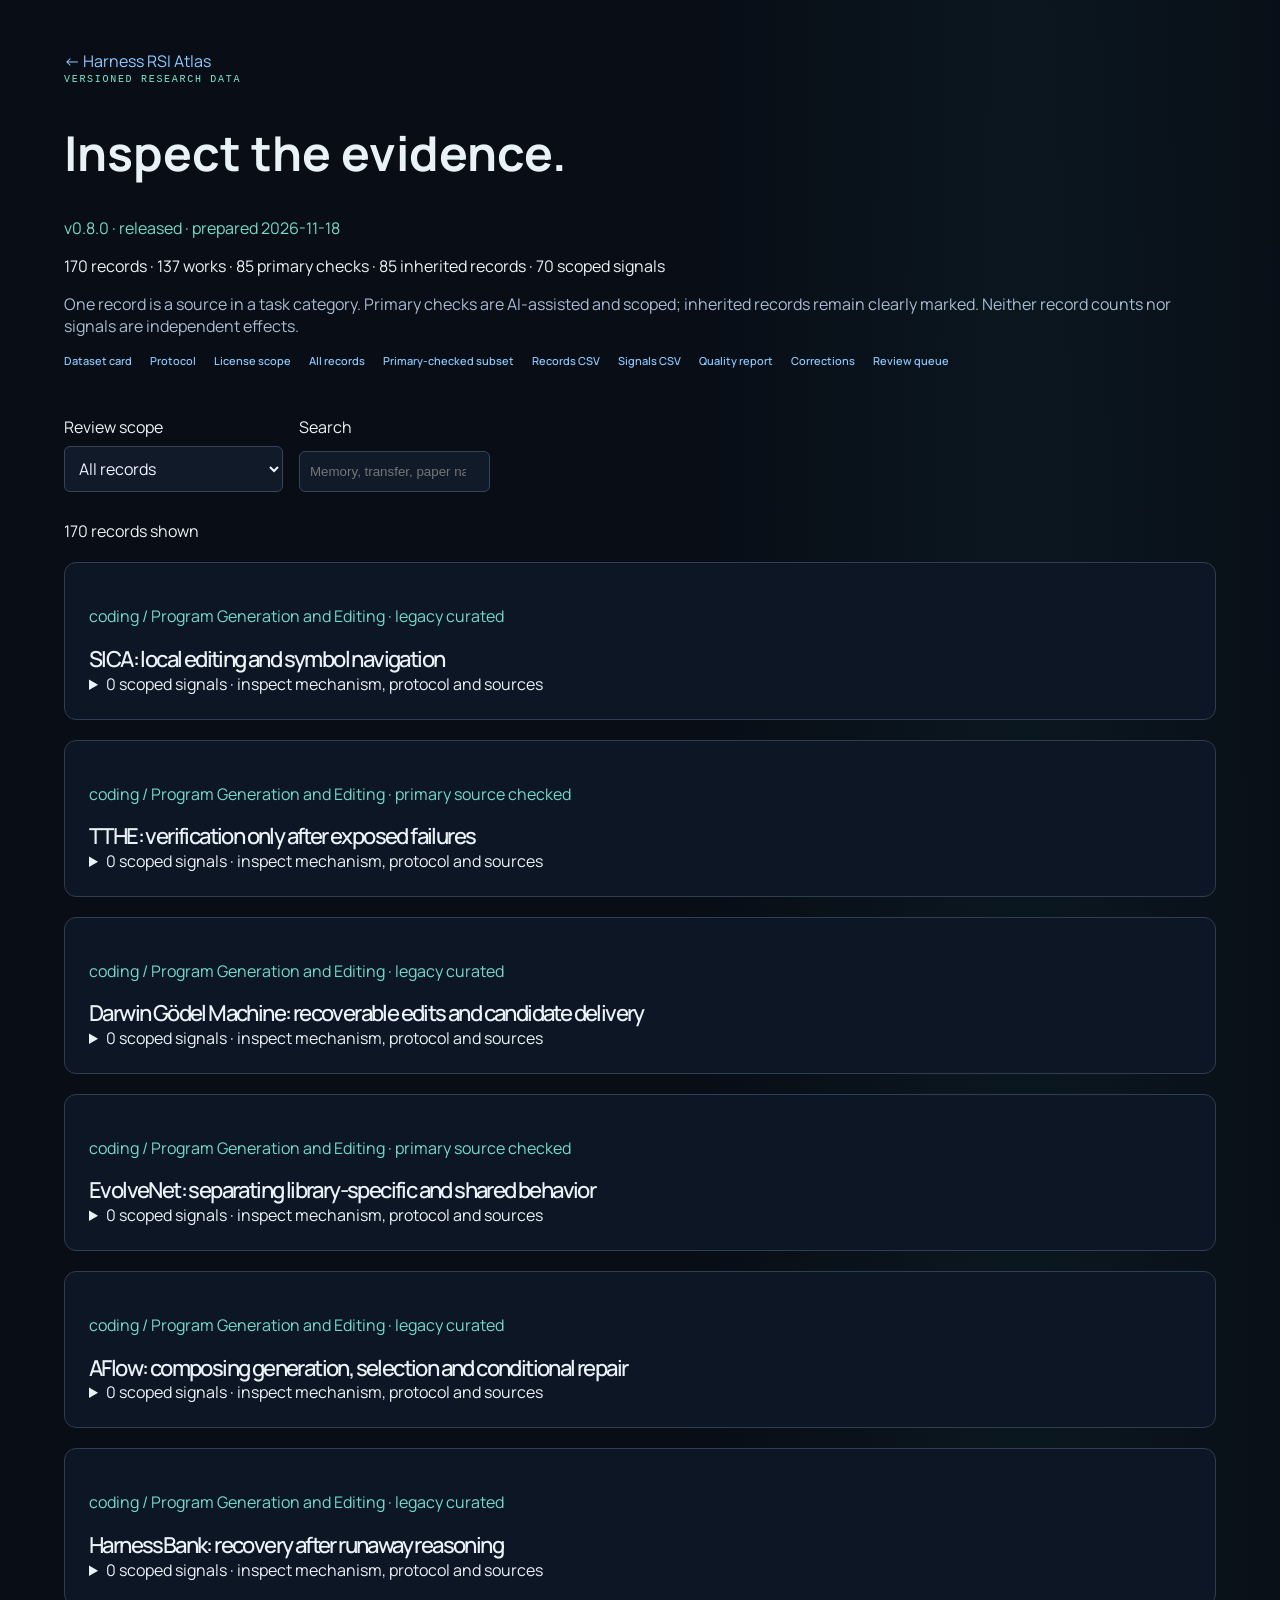
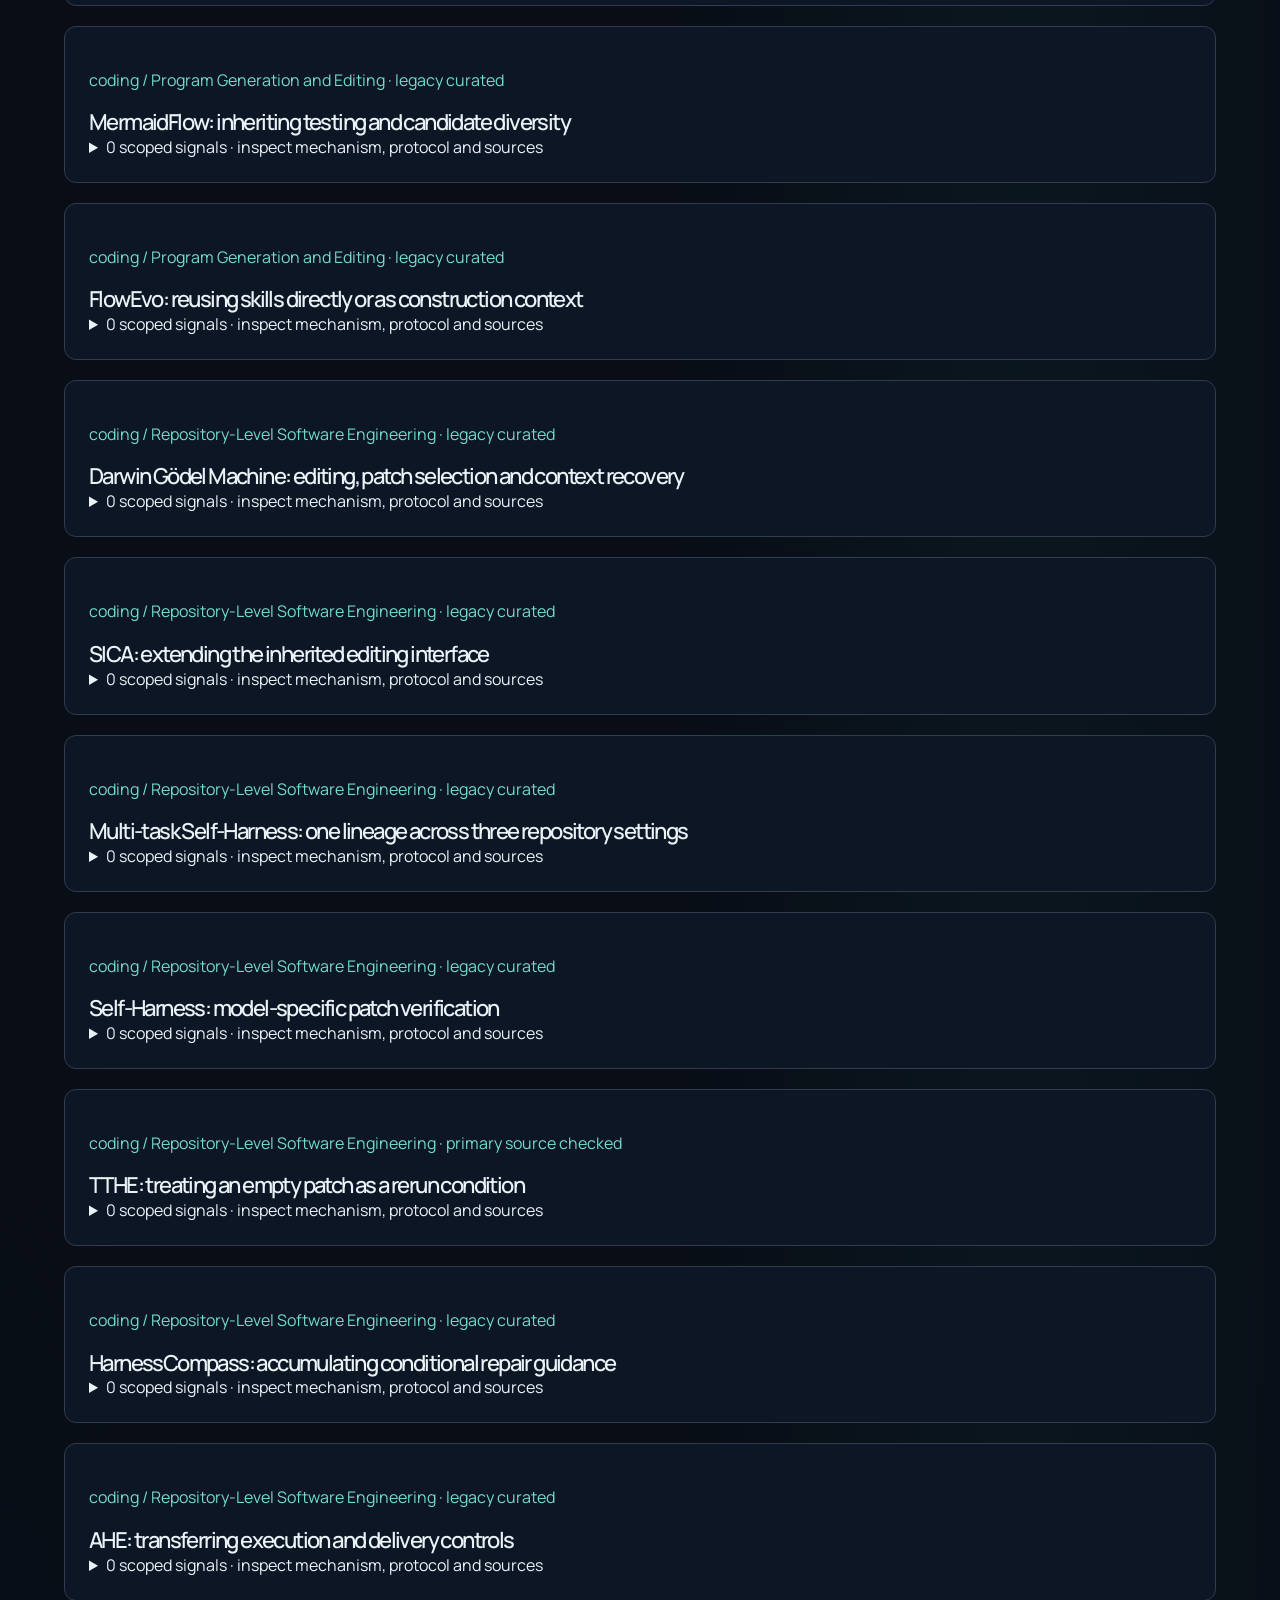
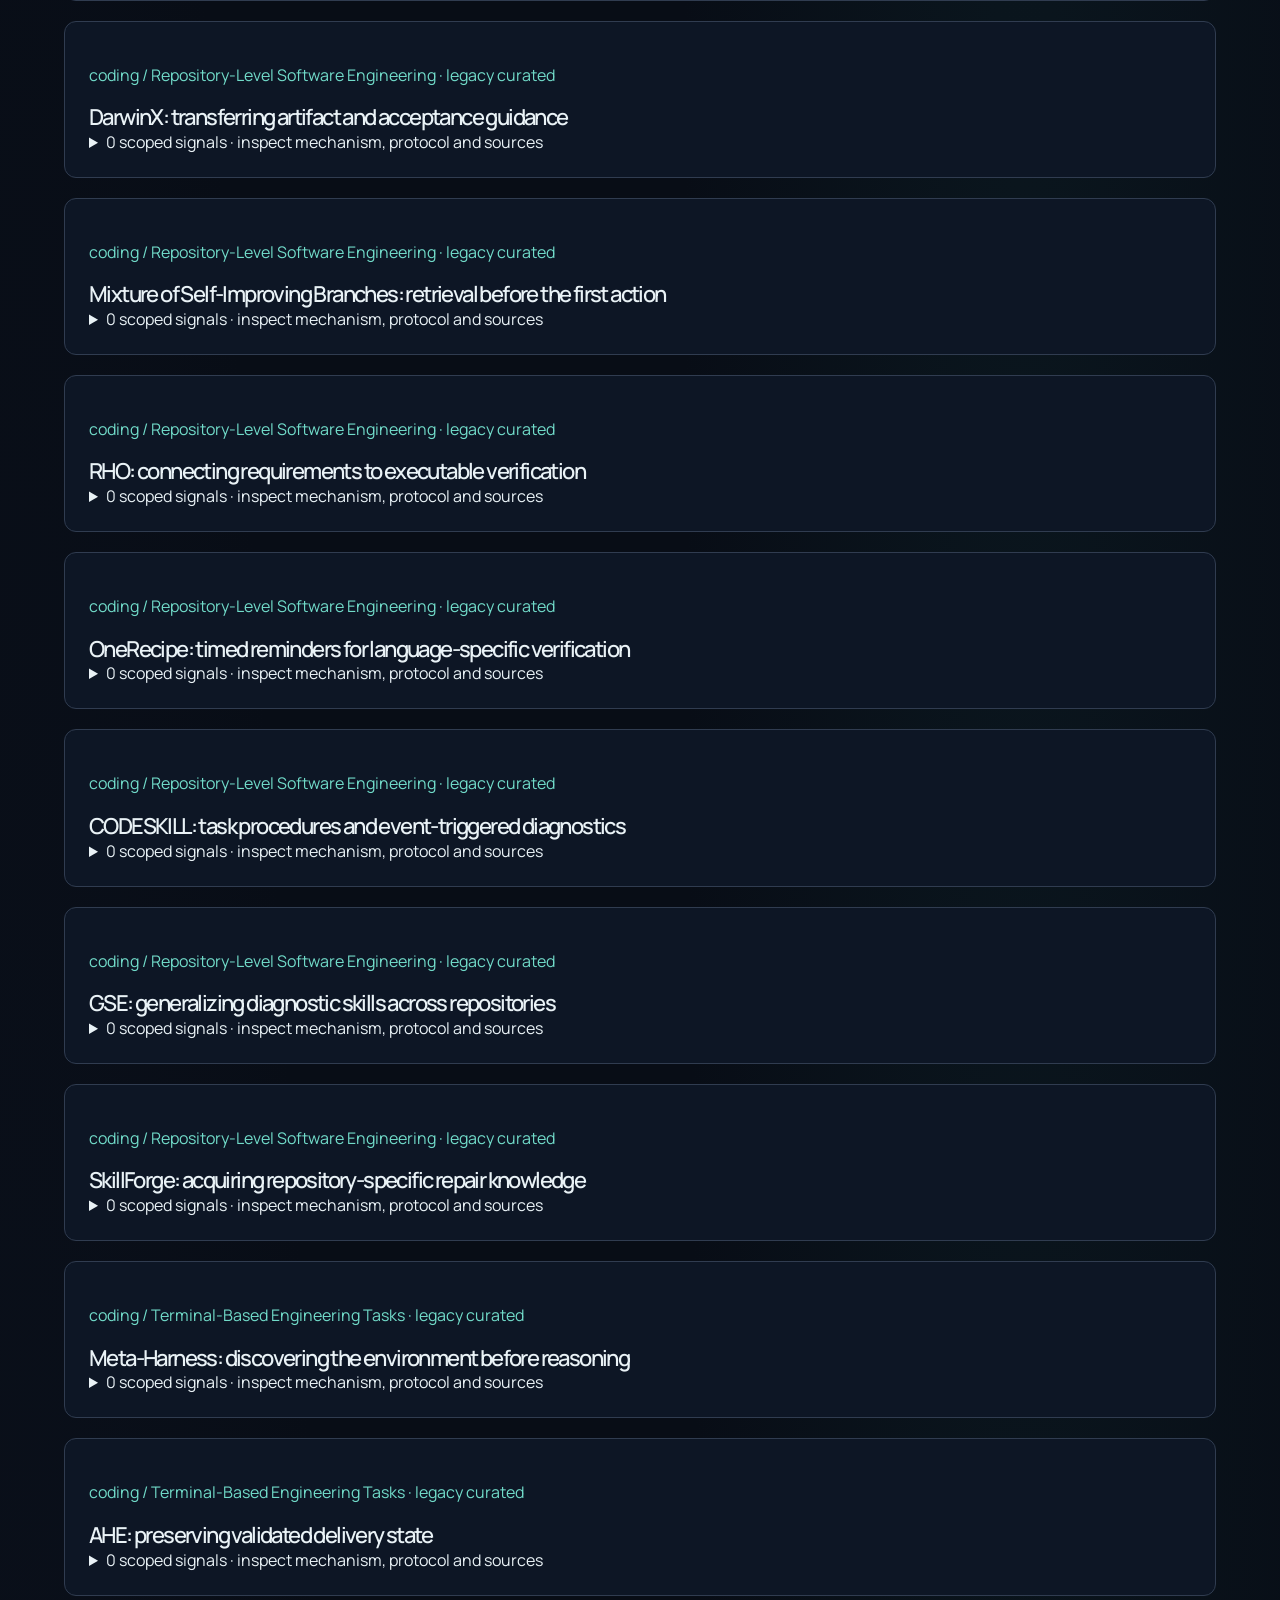
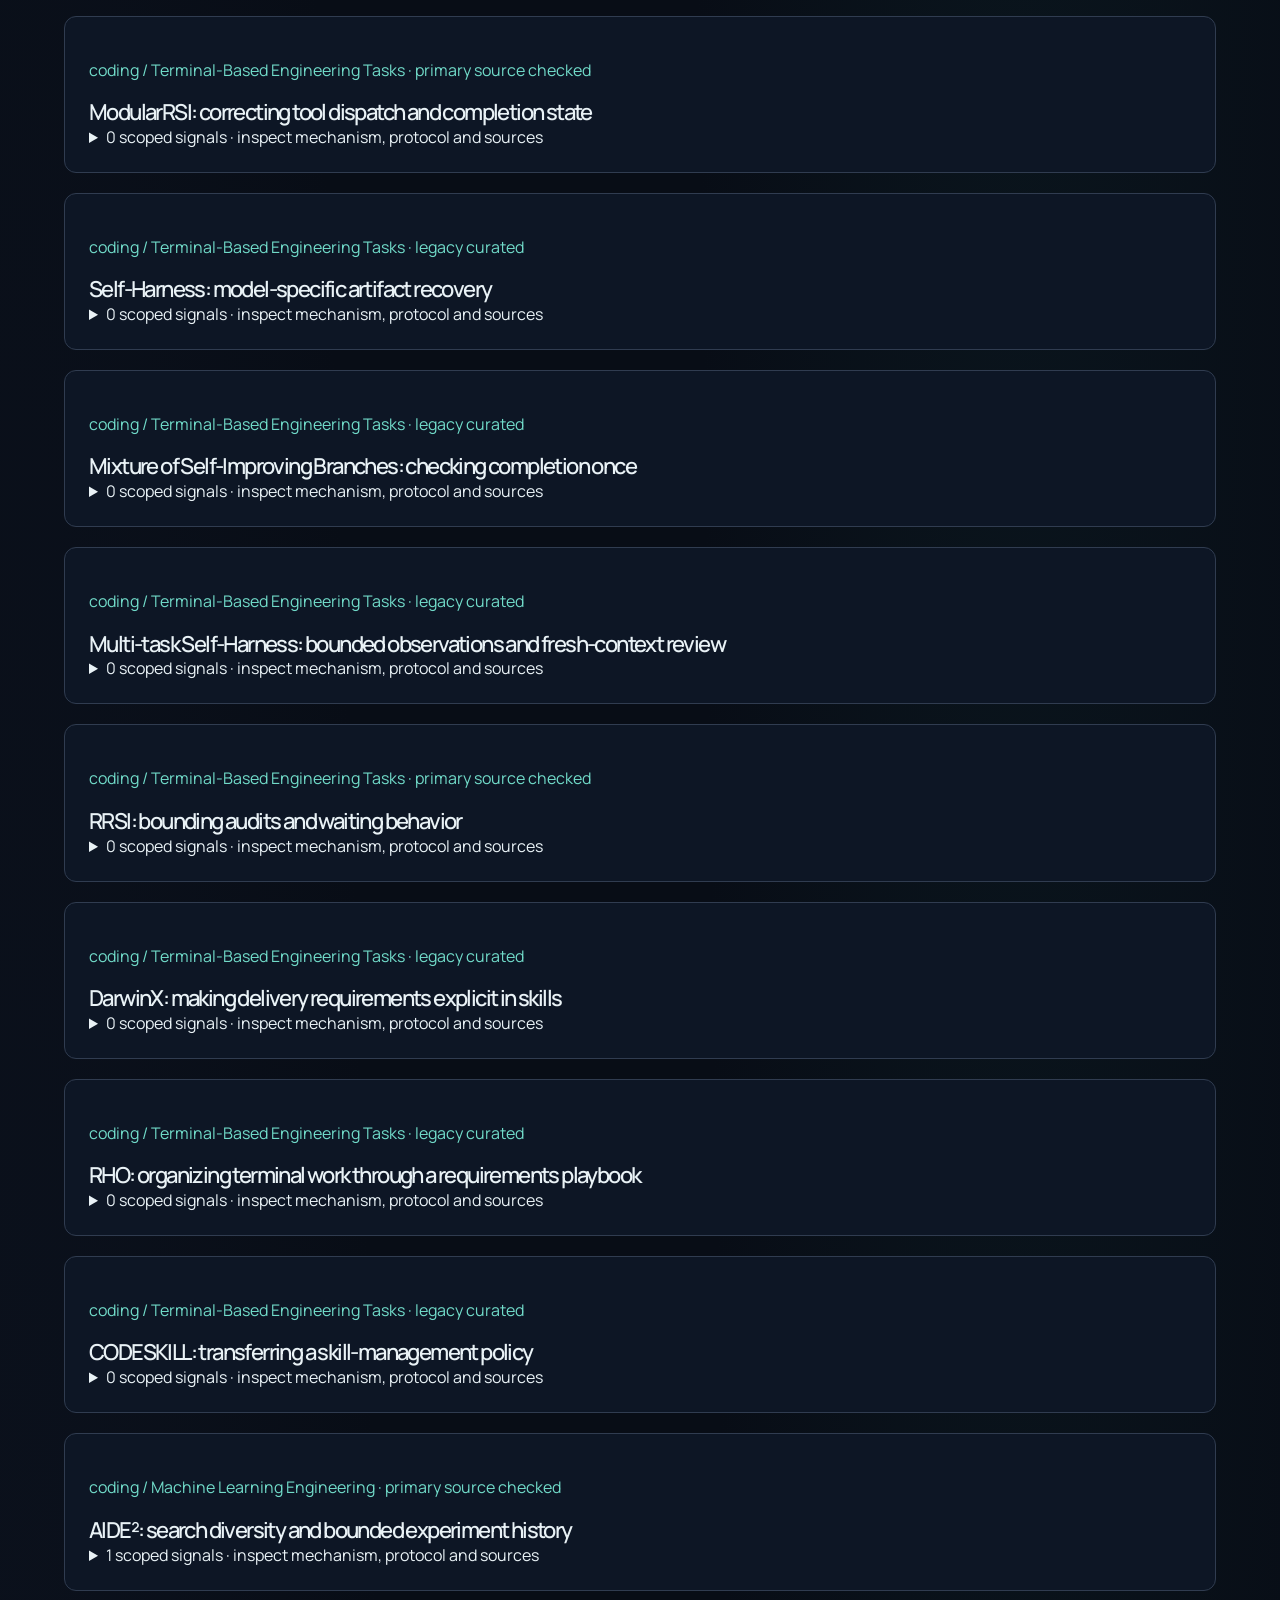
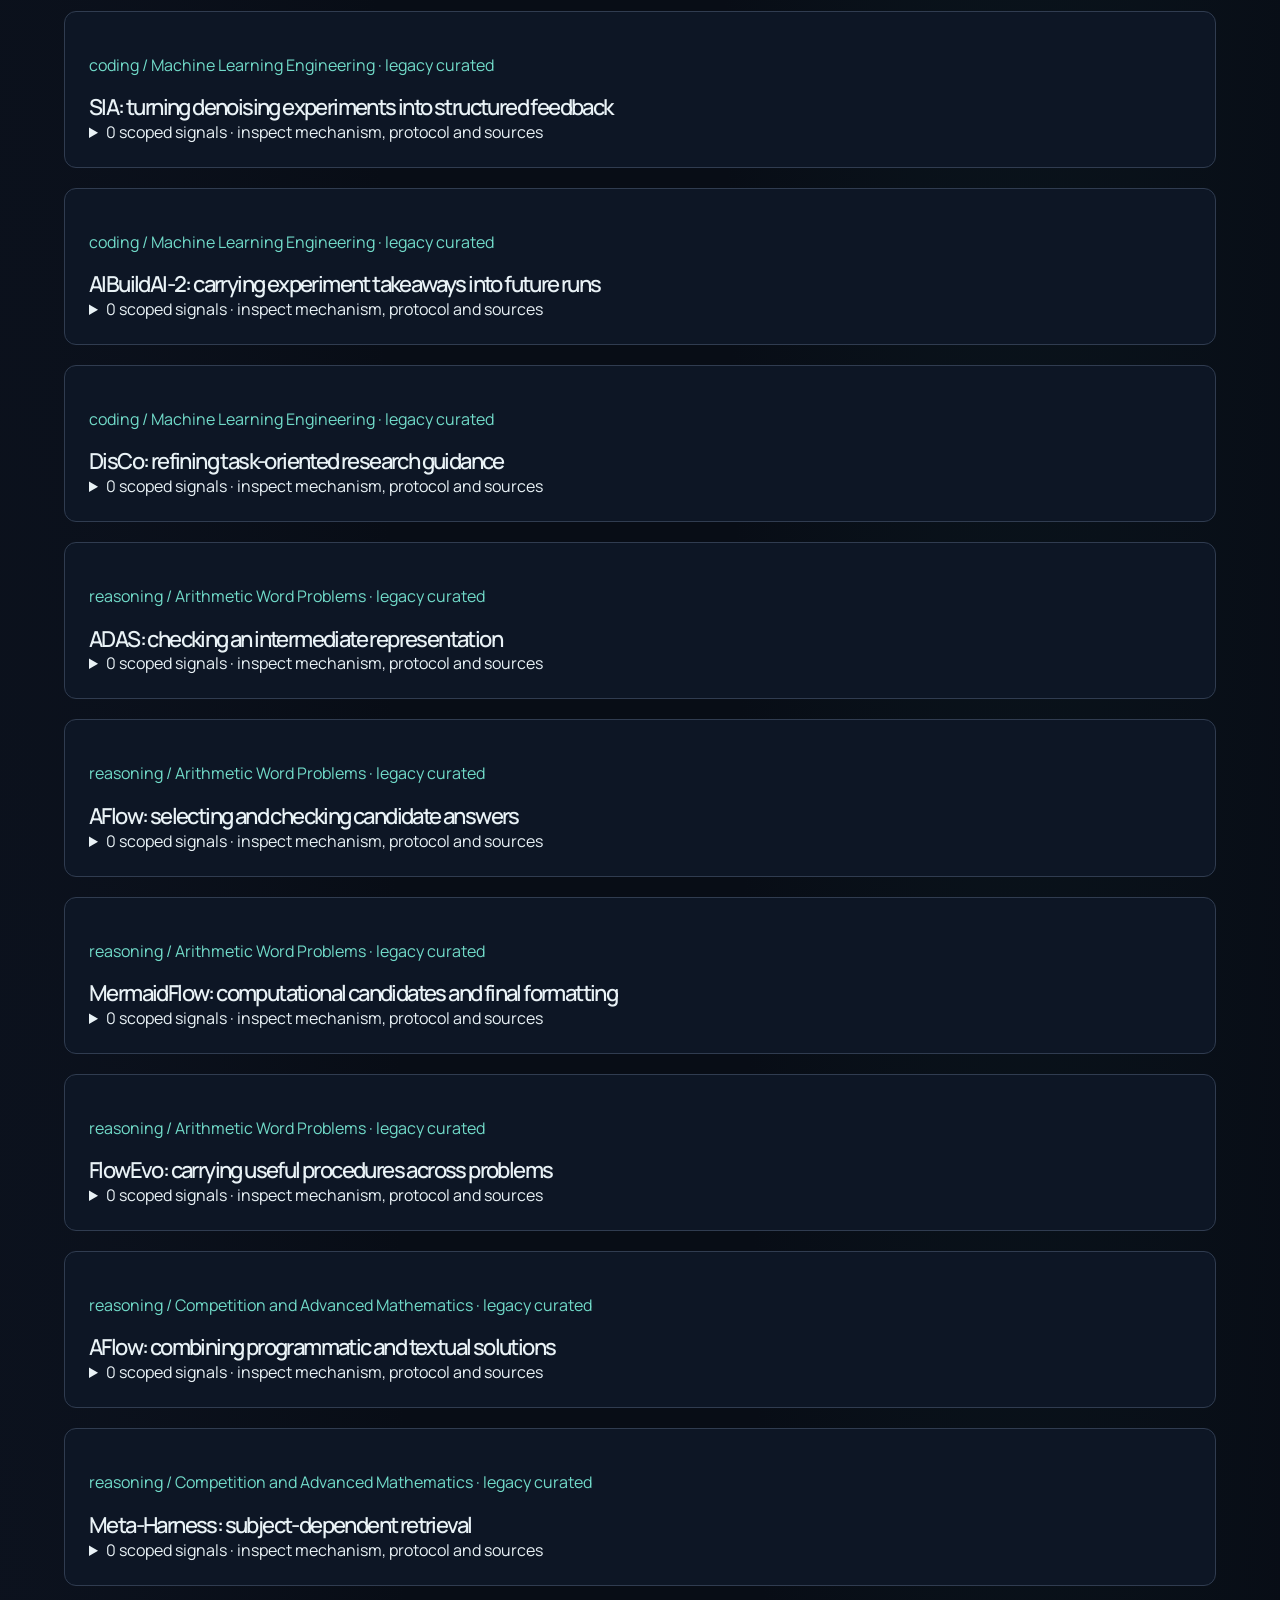
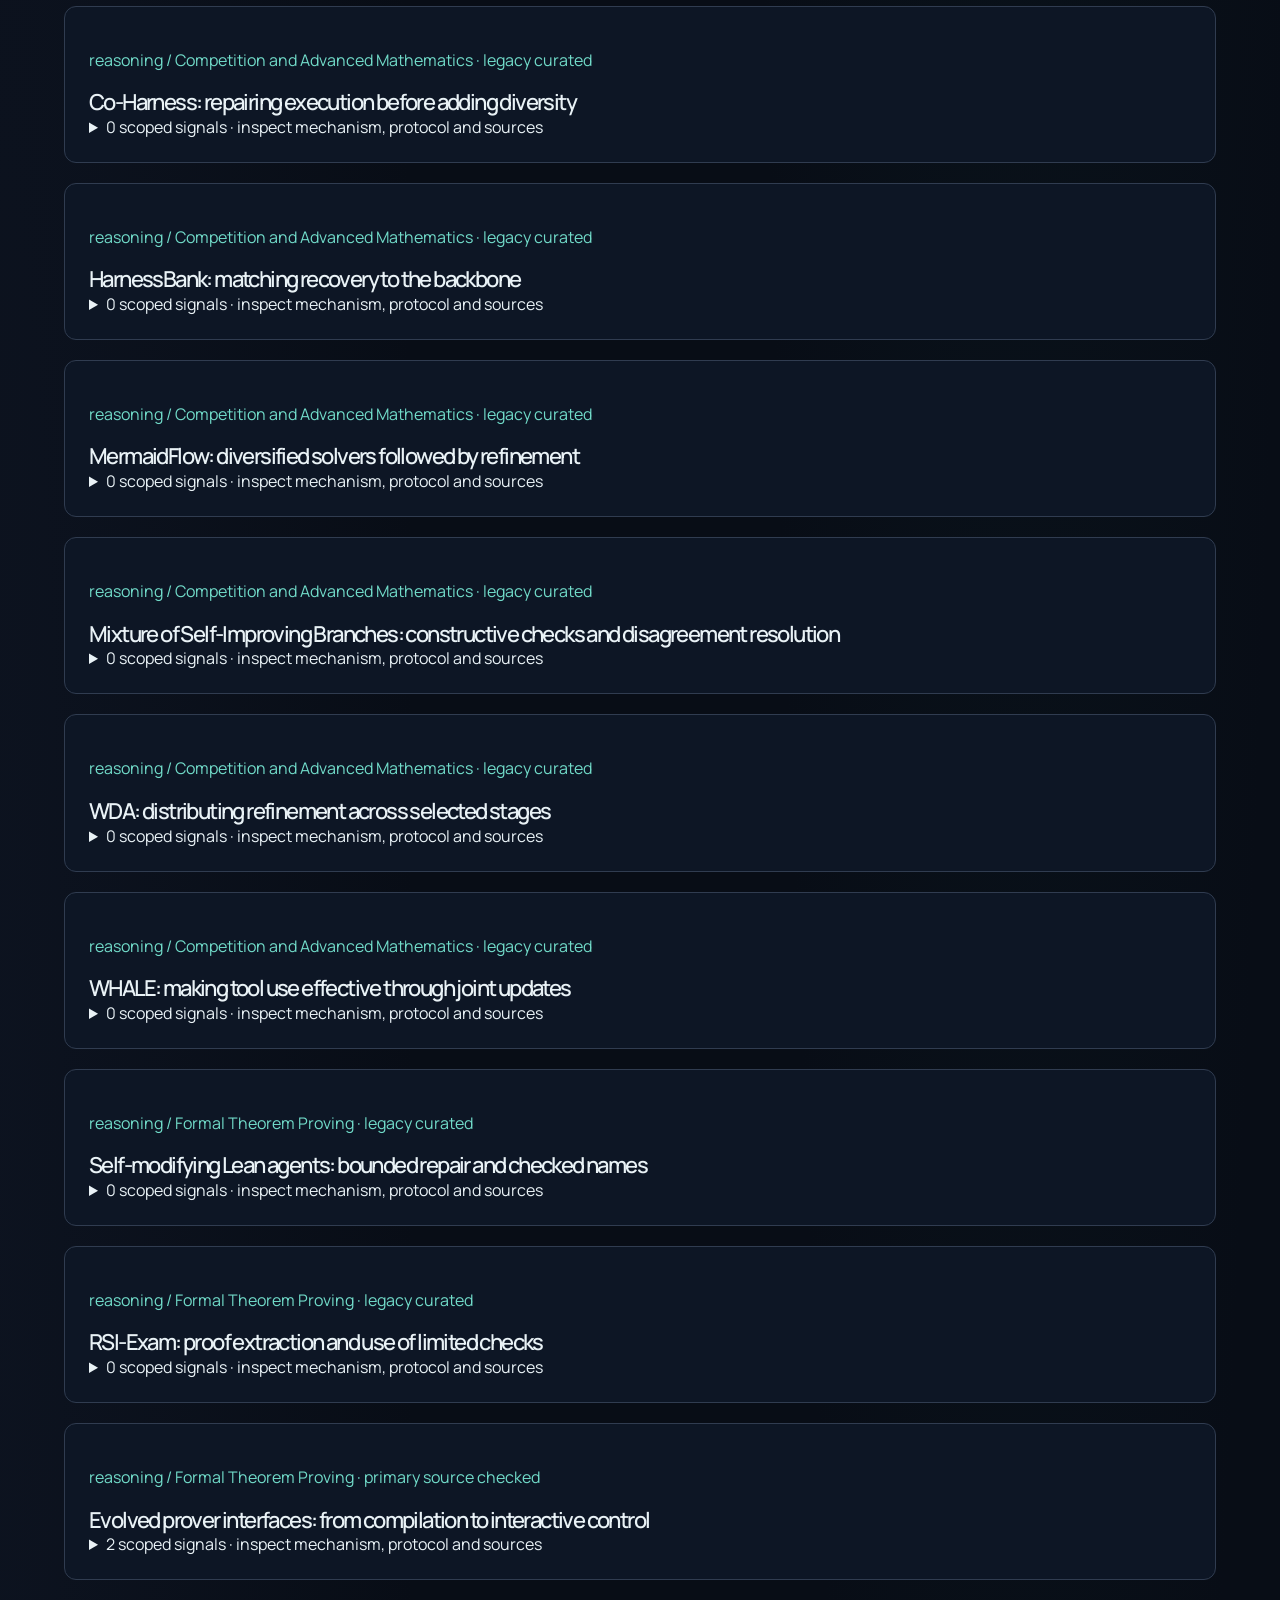
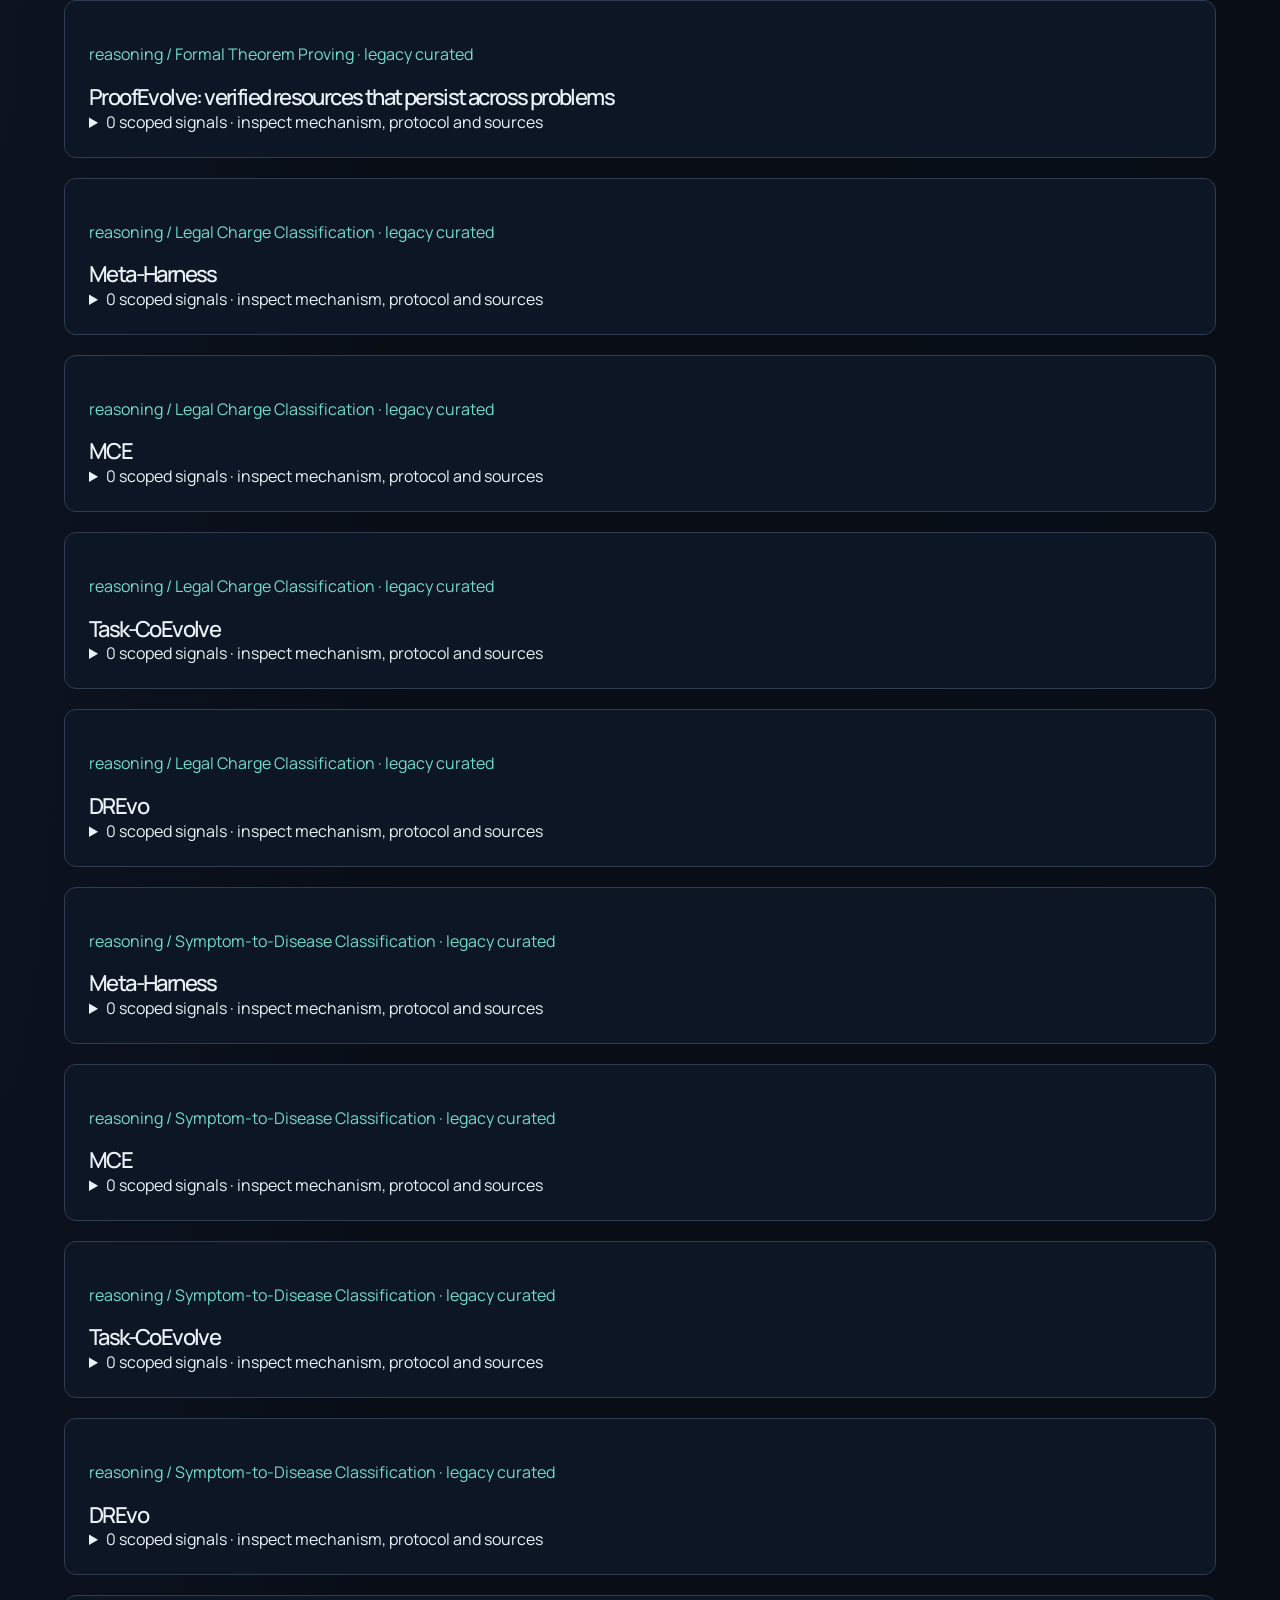
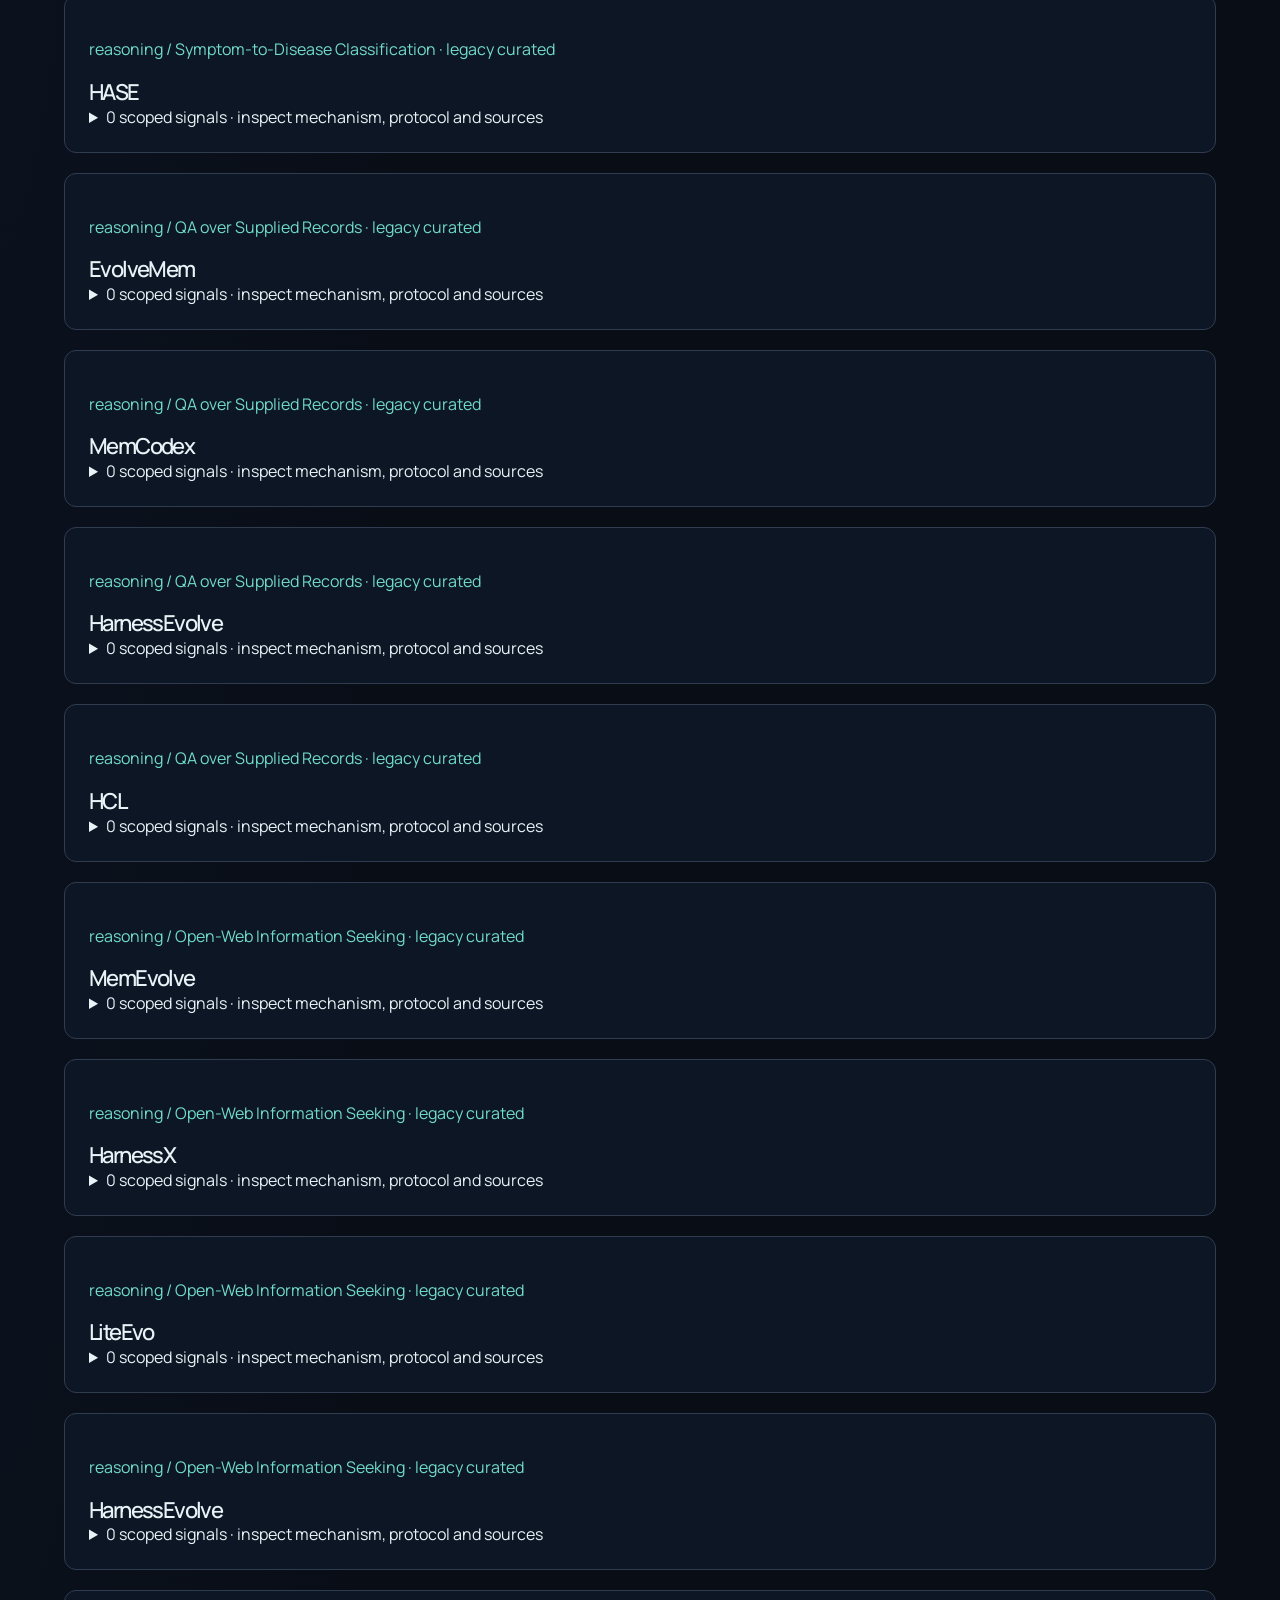
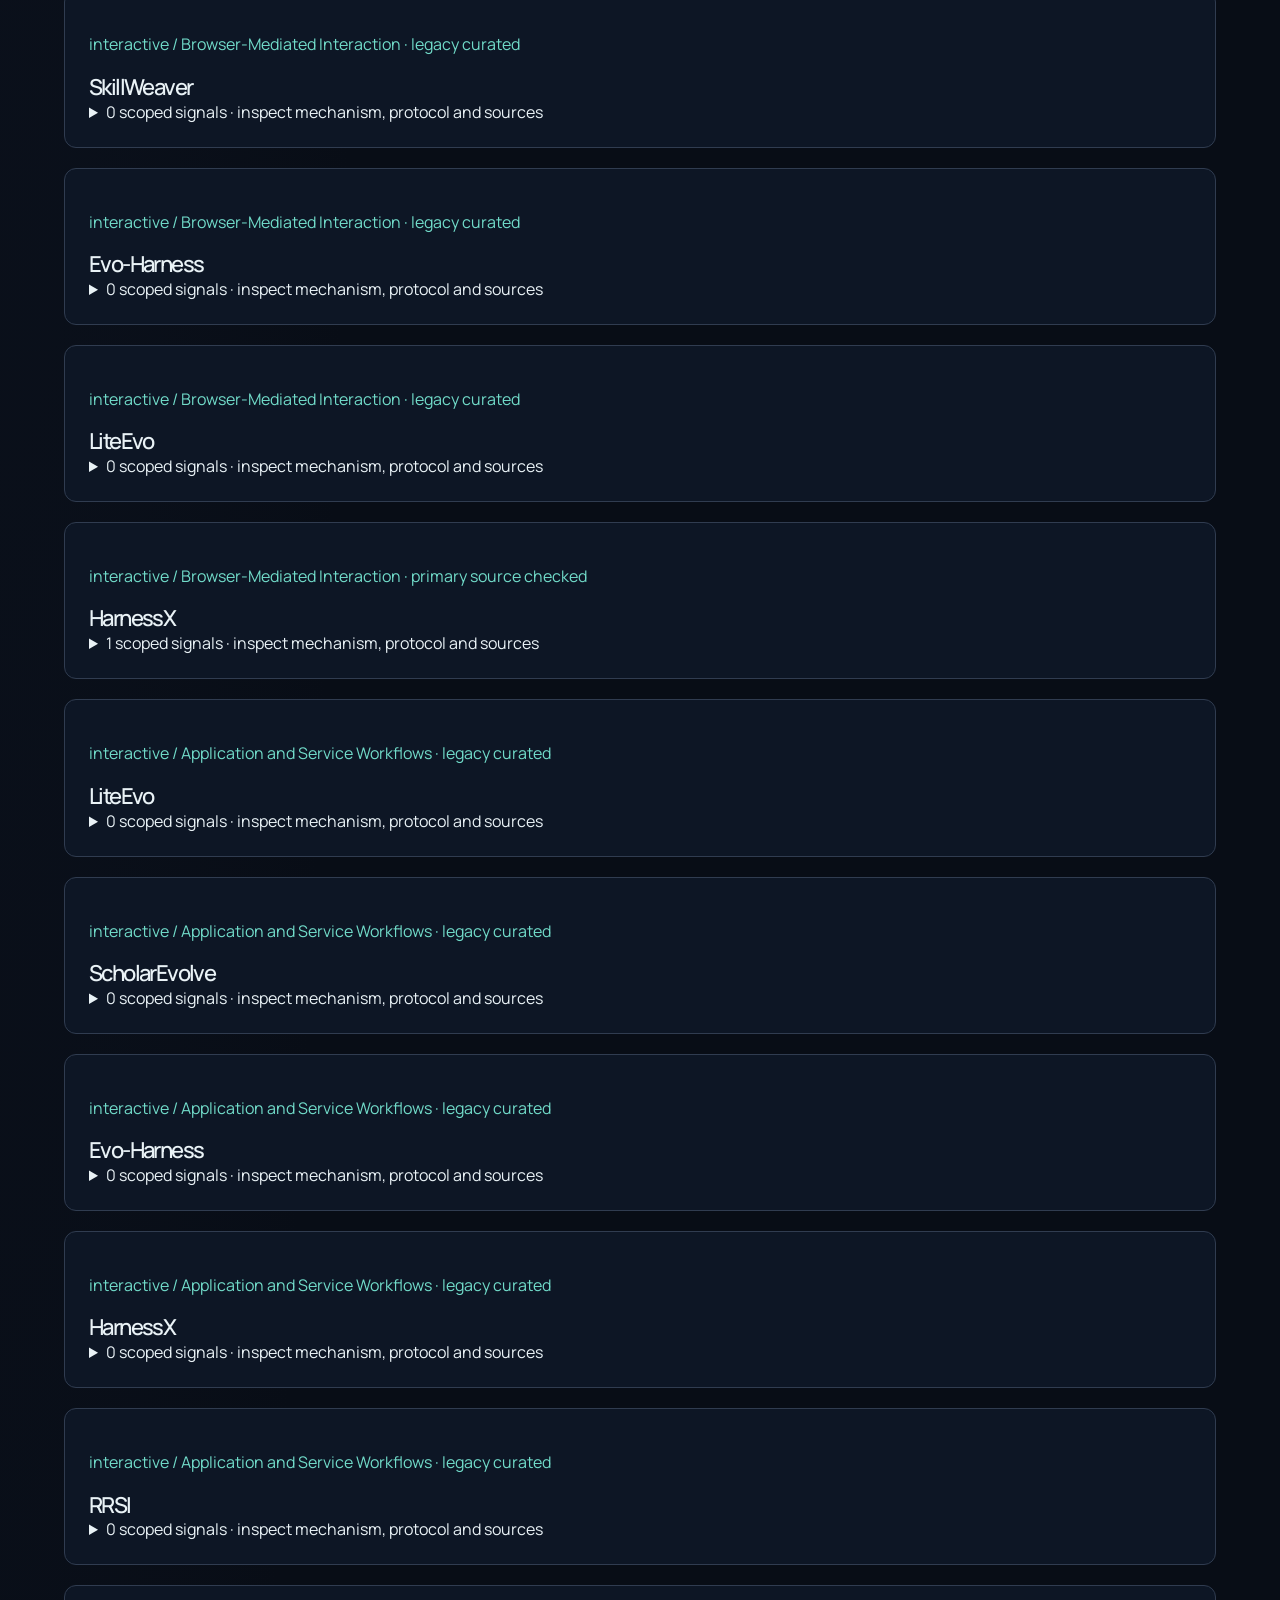
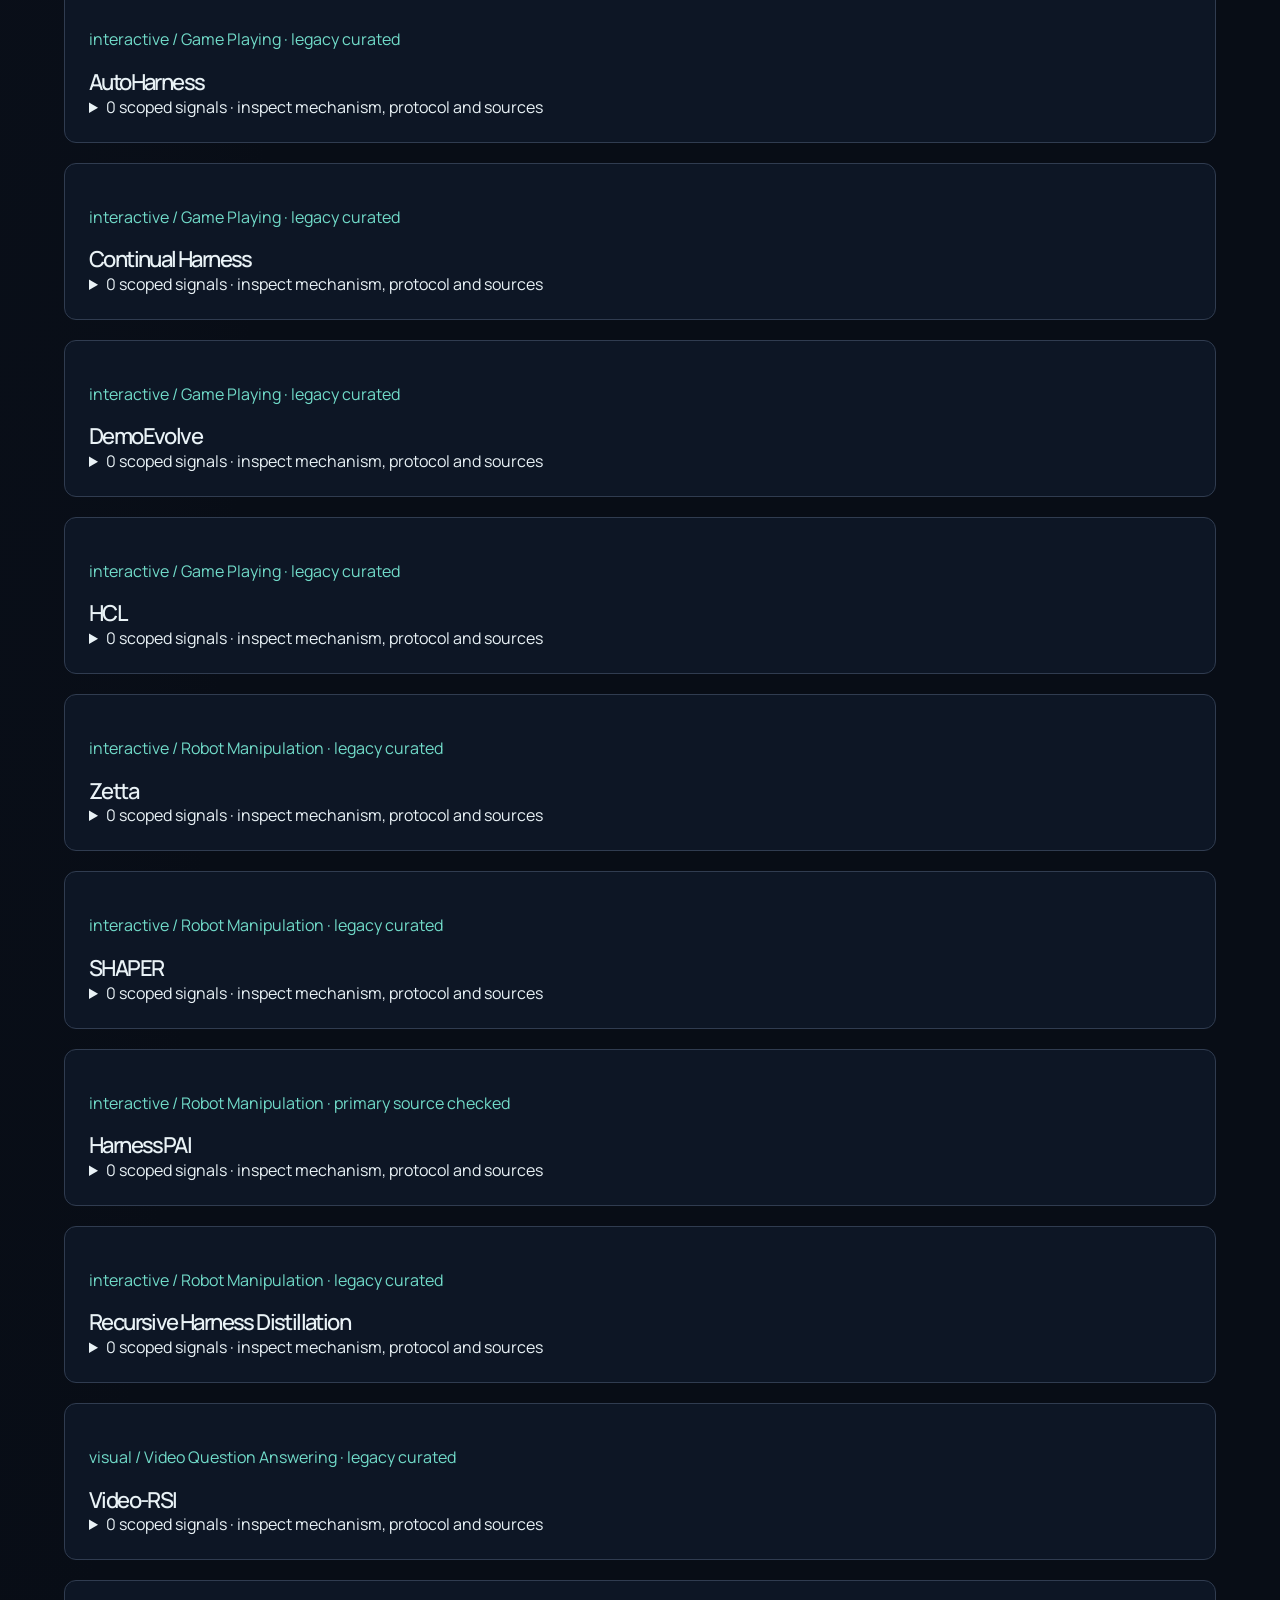
<file: docs/dataset/index.html>
<!doctype html><html lang="en"><head><meta charset="utf-8"><meta name="viewport" content="width=device-width,initial-scale=1"><title>Harness RSI — Dataset inspection</title><link rel="stylesheet" href="../style.css"><style>body{padding-bottom:60px}.data-head{padding:50px 0 20px}.data-head h1{font-size:clamp(28px,5vw,48px)}.data-controls{display:flex;gap:16px;flex-wrap:wrap;margin:28px 0}.data-controls input,.data-controls select{background:#111a29;color:#eef4ff;padding:10px;border:1px solid #38435a;border-radius:6px}.data-card{padding:24px;margin:20px 0;border:1px solid #303c50;border-radius:12px;background:#0d1625}.data-card p{line-height:1.65}.muted{color:#a9bad1}.data-links{display:flex;gap:18px;flex-wrap:wrap}.data-card summary{cursor:pointer}.status{color:#71dbc9}.data-card h2{font-size:22px}label{display:grid;gap:8px}a{color:#8dcaff}</style></head><body><main class="wrap"><header class="data-head"><a href="../">← Harness RSI Atlas</a><p class="eyebrow">VERSIONED RESEARCH DATA</p><h1>Inspect the evidence.</h1><p id="version" class="status">Loading dataset release…</p><p id="coverage"></p><p class="muted">One record is a source in a task category. Primary checks are AI-assisted and scoped; inherited records remain clearly marked. Neither record counts nor signals are independent effects.</p><nav id="downloads" class="data-links"></nav></header><div class="data-controls"><label>Review scope<select id="review"><option value="all">All records</option><option value="primary_source_checked">Primary source checked</option><option value="legacy_curated">Inherited narrative</option></select></label><label>Search<input id="query" type="search" placeholder="Memory, transfer, paper name…"></label></div><p id="count" role="status"></p><section id="records" aria-label="Evidence records"></section><p id="error" hidden role="alert">Unable to load data. Use the versioned repository downloads.</p></main><script type="module" src="inspect.js"></script></body></html>
</file>
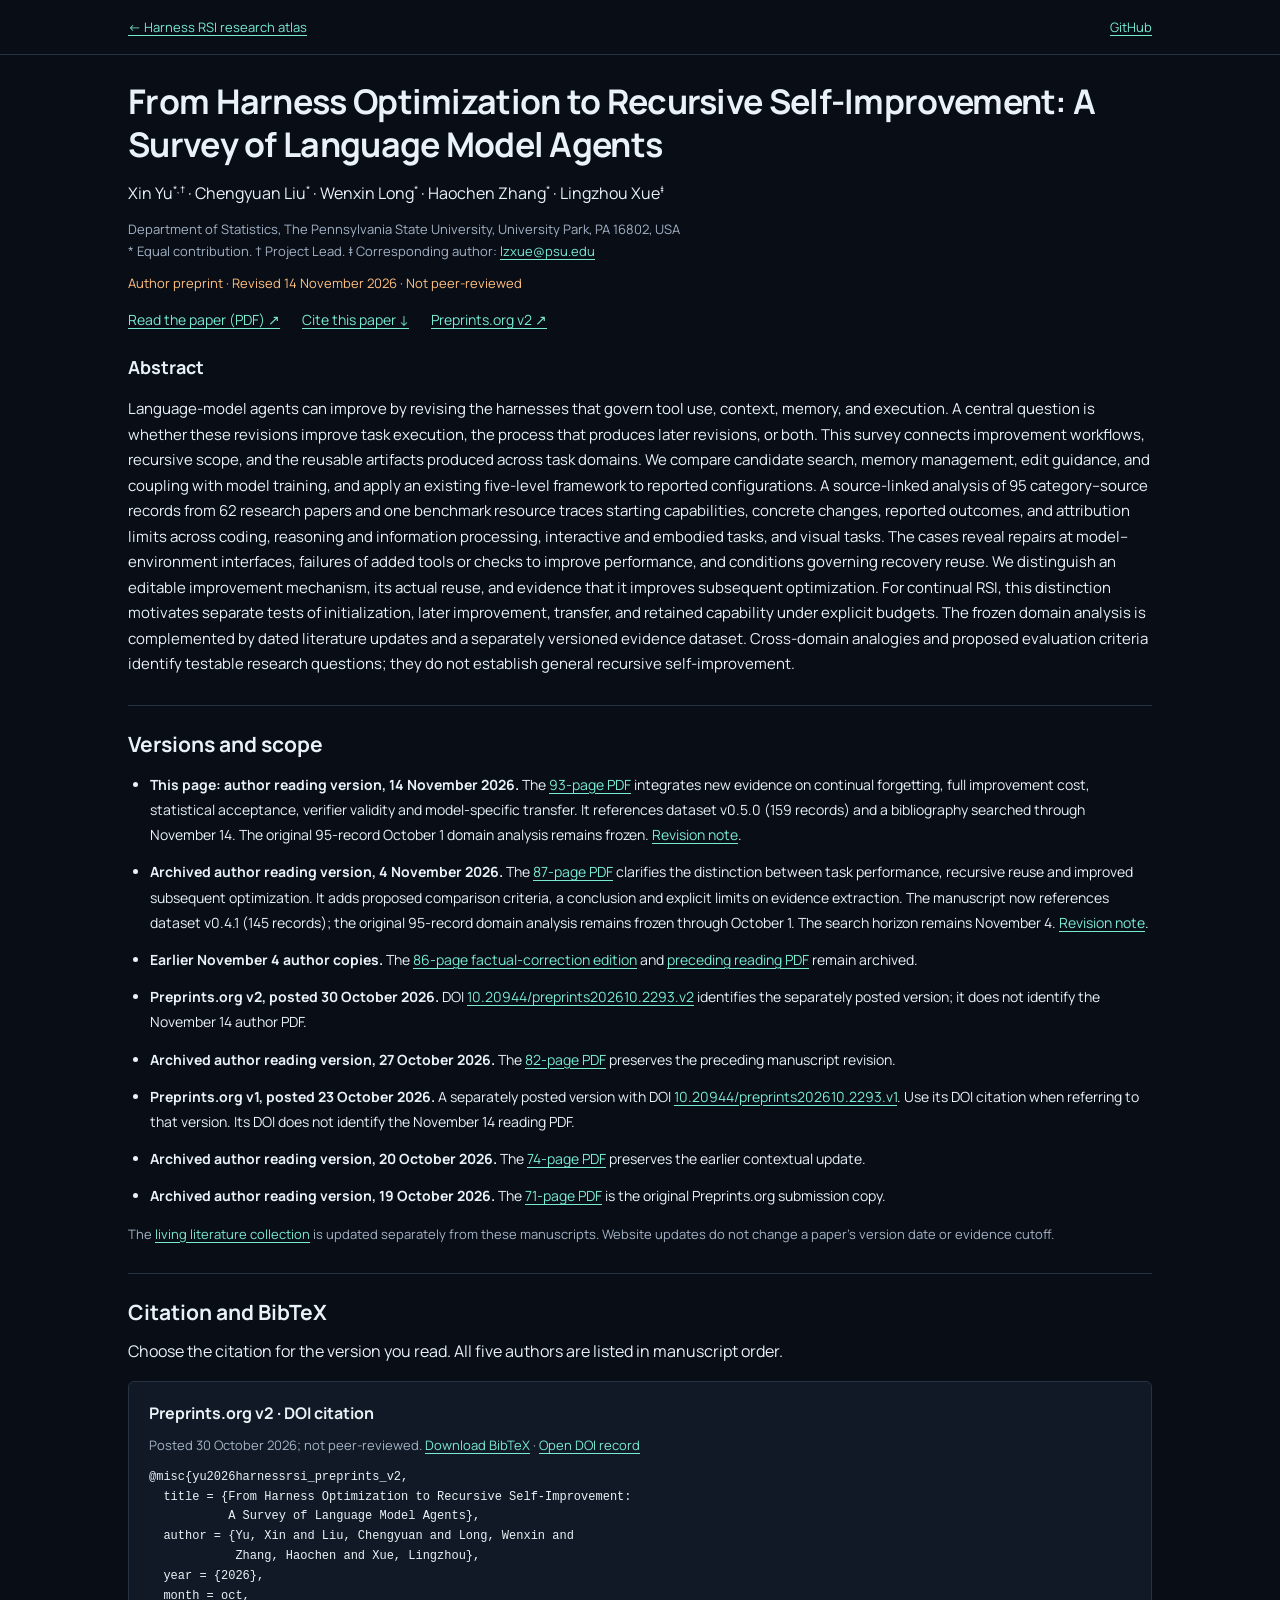
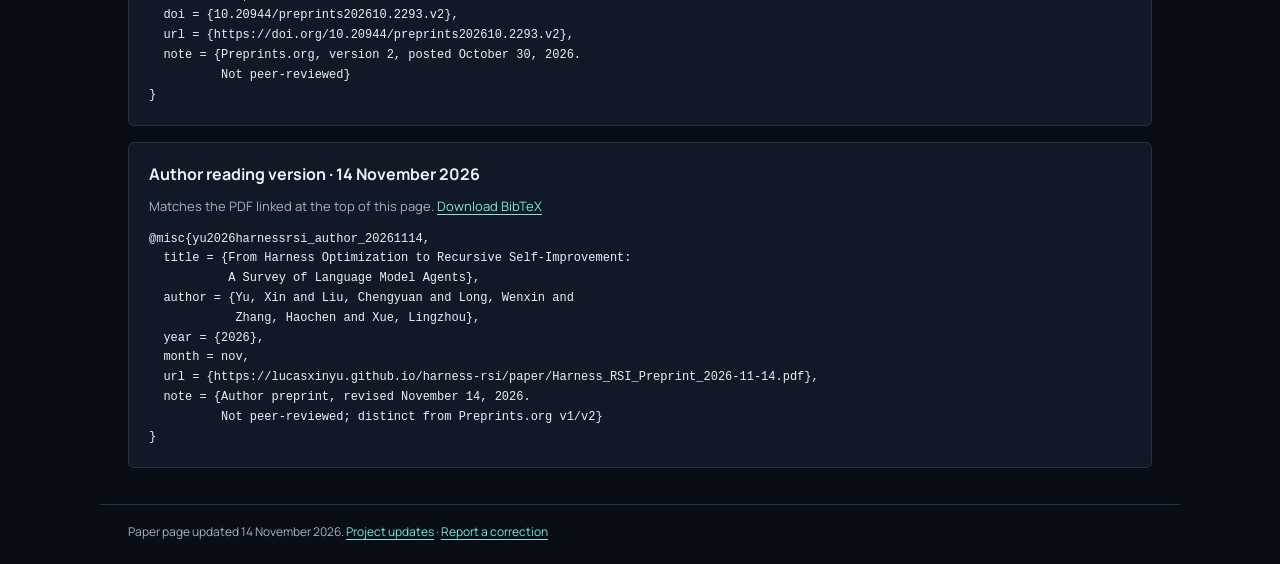
<file: docs/paper/index.html>
<!doctype html>
<html lang="en">
<head>
  <meta charset="utf-8">
  <meta name="viewport" content="width=device-width, initial-scale=1">
  <title>From Harness Optimization to Recursive Self-Improvement: A Survey of Language Model Agents</title>
  <meta name="description" content="Full abstract, authors, PDF, version history and BibTeX for the Harness RSI survey of language model agents.">
  <link rel="canonical" href="https://lucasxinyu.github.io/harness-rsi/paper/">
  <!-- These fields describe the November 14 author reading version, separate from the posted Preprints.org versions. -->
  <meta name="citation_title" content="From Harness Optimization to Recursive Self-Improvement: A Survey of Language Model Agents">
  <meta name="citation_author" content="Xin Yu">
  <meta name="citation_author" content="Chengyuan Liu">
  <meta name="citation_author" content="Wenxin Long">
  <meta name="citation_author" content="Haochen Zhang">
  <meta name="citation_author" content="Lingzhou Xue">
  <meta name="citation_publication_date" content="2026/11/14">
  <meta name="citation_pdf_url" content="https://lucasxinyu.github.io/harness-rsi/paper/Harness_RSI_Preprint_2026-11-14.pdf">
  <meta name="citation_abstract_html_url" content="https://lucasxinyu.github.io/harness-rsi/paper/">
  <meta name="citation_language" content="en">
  <meta property="og:type" content="article">
  <meta property="og:url" content="https://lucasxinyu.github.io/harness-rsi/paper/">
  <meta property="og:title" content="From Harness Optimization to Recursive Self-Improvement: A Survey of Language Model Agents">
  <meta property="og:description" content="Read the full abstract and author preprint, inspect versions, and download BibTeX. By Xin Yu, Chengyuan Liu, Wenxin Long, Haochen Zhang and Lingzhou Xue.">
  <meta name="theme-color" content="#080d16">
  <link rel="icon" href="../assets/favicon.svg" type="image/svg+xml">
  <style>
    @font-face{font-family:Manrope;src:url('../assets/fonts/Manrope-Variable.ttf') format('truetype');font-weight:200 800;font-display:swap}
    :root{color-scheme:dark;font-family:Manrope,Arial,sans-serif;color:#e9f2f6;background:#080d16}
    *{box-sizing:border-box}body{margin:0}a{color:#79ead3;text-underline-offset:3px}a:hover{color:#b3fff0}a:focus-visible{outline:2px solid #79ead3;outline-offset:5px}
    .wrap{max-width:1080px;margin:auto;padding:0 28px}header{border-bottom:1px solid #253344}nav{display:flex;justify-content:space-between;gap:20px;padding-top:18px!important;padding-bottom:18px!important;font-size:13px}
    main{padding-top:25px!important;padding-bottom:36px!important}h1{font-size:clamp(24px,3vw,34px);line-height:1.25;letter-spacing:-.7px;margin:0 0 14px}h2{font-size:21px;margin:0 0 12px}h3{font-size:16px;margin:0 0 10px}p{line-height:1.7;margin:10px 0}.authors{font-size:16px;line-height:1.8}.muted,.roles{color:#a3b3c5;font-size:13px}.roles{margin:5px 0}.status{font-size:13px;color:#ffc080}
    .actions{display:flex;flex-wrap:wrap;gap:10px 22px;margin:16px 0 22px;font-size:14px}.abstract{font-size:15px;line-height:1.85}.abstract h2{font-size:18px}.section{margin-top:28px;padding-top:24px;border-top:1px solid #253344}.versions{padding-left:22px;font-size:14px;line-height:1.8}.versions li{margin:12px 0}.citation{padding:20px;background:#101925;border:1px solid #253344;border-radius:6px;margin-top:16px}.citation p{font-size:13px;color:#a3b3c5}pre{white-space:pre-wrap;overflow-wrap:anywhere;font-size:12px;line-height:1.65;margin-bottom:0}code{font-family:ui-monospace,SFMono-Regular,Consolas,monospace}footer{border-top:1px solid #253344;padding-top:18px!important;padding-bottom:24px!important;font-size:12px;color:#a3b3c5}sup{font-size:10px}
    @media(max-width:600px){.wrap{padding-left:20px;padding-right:20px}main{padding-top:22px!important}.authors{font-size:14px}.abstract{font-size:14px}.citation{padding:14px}nav{font-size:12px}.actions{gap:12px 18px}}
    @media print{:root{color:#111;background:white}a{color:#111}.citation{background:white;border-color:#aaa}.muted,.roles,.citation p,footer,.status{color:#333}nav{display:none}.wrap{max-width:none}}
  </style>
</head>
<body>
  <header><nav class="wrap" aria-label="Project navigation"><a href="../">← Harness RSI research atlas</a><a href="https://github.com/LucasXinYu/harness-rsi">GitHub</a></nav></header>
  <main class="wrap">
    <article aria-labelledby="paper-title">
      <h1 id="paper-title">From Harness Optimization to Recursive Self-Improvement: A Survey of Language Model Agents</h1>
      <p class="authors">Xin Yu<sup>*,†</sup> · Chengyuan Liu<sup>*</sup> · Wenxin Long<sup>*</sup> · Haochen Zhang<sup>*</sup> · Lingzhou Xue<sup>‡</sup></p>
      <p class="roles">Department of Statistics, The Pennsylvania State University, University Park, PA 16802, USA<br>* Equal contribution. † Project Lead. ‡ Corresponding author: <a href="mailto:lzxue@psu.edu">lzxue@psu.edu</a></p>
      <p class="status">Author preprint · Revised <time datetime="2026-11-14">14 November 2026</time> · Not peer-reviewed</p>
      <div class="actions"><a href="Harness_RSI_Preprint_2026-11-14.pdf">Read the paper (PDF) ↗</a><a href="#cite">Cite this paper ↓</a><a href="https://doi.org/10.20944/preprints202610.2293.v2">Preprints.org v2 ↗</a></div>
      <section class="abstract" aria-labelledby="abstract-title">
        <h2 id="abstract-title">Abstract</h2>
        <p>Language-model agents can improve by revising the harnesses that govern tool use, context, memory, and execution. A central question is whether these revisions improve task execution, the process that produces later revisions, or both. This survey connects improvement workflows, recursive scope, and the reusable artifacts produced across task domains. We compare candidate search, memory management, edit guidance, and coupling with model training, and apply an existing five-level framework to reported configurations. A source-linked analysis of 95 category–source records from 62 research papers and one benchmark resource traces starting capabilities, concrete changes, reported outcomes, and attribution limits across coding, reasoning and information processing, interactive and embodied tasks, and visual tasks. The cases reveal repairs at model–environment interfaces, failures of added tools or checks to improve performance, and conditions governing recovery reuse. We distinguish an editable improvement mechanism, its actual reuse, and evidence that it improves subsequent optimization. For continual RSI, this distinction motivates separate tests of initialization, later improvement, transfer, and retained capability under explicit budgets. The frozen domain analysis is complemented by dated literature updates and a separately versioned evidence dataset. Cross-domain analogies and proposed evaluation criteria identify testable research questions; they do not establish general recursive self-improvement.</p>
      </section>
      <section class="section" aria-labelledby="versions-title">
        <h2 id="versions-title">Versions and scope</h2>
        <ul class="versions">
          <li><strong>This page: author reading version, 14 November 2026.</strong> The <a href="Harness_RSI_Preprint_2026-11-14.pdf">93-page PDF</a> integrates new evidence on continual forgetting, full improvement cost, statistical acceptance, verifier validity and model-specific transfer. It references dataset v0.5.0 (159 records) and a bibliography searched through November 14. The original 95-record October 1 domain analysis remains frozen. <a href="../EDITORIAL_UPDATE_2026-11-14.md">Revision note</a>.</li>
          <li><strong>Archived author reading version, 4 November 2026.</strong> The <a href="Harness_RSI_Preprint_2026-11-04_revised.pdf">87-page PDF</a> clarifies the distinction between task performance, recursive reuse and improved subsequent optimization. It adds proposed comparison criteria, a conclusion and explicit limits on evidence extraction. The manuscript now references dataset v0.4.1 (145 records); the original 95-record domain analysis remains frozen through October 1. The search horizon remains November 4. <a href="../EDITORIAL_UPDATE_2026-11-04.md">Revision note</a>.</li>
          <li><strong>Earlier November 4 author copies.</strong> The <a href="Harness_RSI_Preprint_2026-11-04_corrected.pdf">86-page factual-correction edition</a> and <a href="Harness_RSI_Preprint_2026-11-04.pdf">preceding reading PDF</a> remain archived.</li>
          <li><strong>Preprints.org v2, posted 30 October 2026.</strong> DOI <a href="https://doi.org/10.20944/preprints202610.2293.v2">10.20944/preprints202610.2293.v2</a> identifies the separately posted version; it does not identify the November 14 author PDF.</li>
          <li><strong>Archived author reading version, 27 October 2026.</strong> The <a href="Harness_RSI_Preprint_2026-10-27.pdf">82-page PDF</a> preserves the preceding manuscript revision.</li>
          <li><strong>Preprints.org v1, posted 23 October 2026.</strong> A separately posted version with DOI <a href="https://doi.org/10.20944/preprints202610.2293.v1">10.20944/preprints202610.2293.v1</a>. Use its DOI citation when referring to that version. Its DOI does not identify the November 14 reading PDF.</li>
          <li><strong>Archived author reading version, 20 October 2026.</strong> The <a href="Harness_RSI_Preprint_2026-10-20.pdf">74-page PDF</a> preserves the earlier contextual update.</li>
          <li><strong>Archived author reading version, 19 October 2026.</strong> The <a href="Harness_RSI_Preprint_2026-10-19.pdf">71-page PDF</a> is the original Preprints.org submission copy.</li>
        </ul>
        <p class="muted">The <a href="../#activity">living literature collection</a> is updated separately from these manuscripts. Website updates do not change a paper’s version date or evidence cutoff.</p>
      </section>
      <section id="cite" class="section" aria-labelledby="cite-title">
        <h2 id="cite-title">Citation and BibTeX</h2>
        <p>Choose the citation for the version you read. All five authors are listed in manuscript order.</p>
        <div class="citation">
          <h3>Preprints.org v2 · DOI citation</h3>
          <p>Posted 30 October 2026; not peer-reviewed. <a href="preprints-v2.bib" download>Download BibTeX</a> · <a href="https://doi.org/10.20944/preprints202610.2293.v2">Open DOI record</a></p>
          <pre><code>@misc{yu2026harnessrsi_preprints_v2,
  title = {From Harness Optimization to Recursive Self-Improvement:
           A Survey of Language Model Agents},
  author = {Yu, Xin and Liu, Chengyuan and Long, Wenxin and
            Zhang, Haochen and Xue, Lingzhou},
  year = {2026},
  month = oct,
  doi = {10.20944/preprints202610.2293.v2},
  url = {https://doi.org/10.20944/preprints202610.2293.v2},
  note = {Preprints.org, version 2, posted October 30, 2026.
          Not peer-reviewed}
}</code></pre>
        </div>
        <div class="citation">
          <h3>Author reading version · 14 November 2026</h3>
          <p>Matches the PDF linked at the top of this page. <a href="citation.bib" download>Download BibTeX</a></p>
          <pre><code>@misc{yu2026harnessrsi_author_20261114,
  title = {From Harness Optimization to Recursive Self-Improvement:
           A Survey of Language Model Agents},
  author = {Yu, Xin and Liu, Chengyuan and Long, Wenxin and
            Zhang, Haochen and Xue, Lingzhou},
  year = {2026},
  month = nov,
  url = {https://lucasxinyu.github.io/harness-rsi/paper/Harness_RSI_Preprint_2026-11-14.pdf},
  note = {Author preprint, revised November 14, 2026.
          Not peer-reviewed; distinct from Preprints.org v1/v2}
}</code></pre>
        </div>
      </section>
    </article>
  </main>
  <footer class="wrap">Paper page updated <time datetime="2026-11-14">14 November 2026</time>. <a href="../#maintenance">Project updates</a> · <a href="https://github.com/LucasXinYu/harness-rsi/issues/new?template=evidence.yml">Report a correction</a></footer>
</body>
</html>
</file>
<file: docs/style.css>
@font-face{font-family:Manrope;src:url('assets/fonts/Manrope-Variable.ttf') format('truetype');font-weight:200 800;font-style:normal;font-display:swap}
:root{color-scheme:dark;--paper:#080d16;--white:#101925;--ink:#e9f2f6;--muted:#a3b3c5;--line:#253344;--pale:#111f2d;--green:#79ead3;--lime:#79ead3;--orange:#ffc080;--purple:#b6a4ff;--blue:#8ec6ff;--mono:ui-monospace,SFMono-Regular,Consolas,monospace;font-family:Manrope,Arial,sans-serif;color:var(--ink);background:var(--paper);font-synthesis:none}
*{box-sizing:border-box}html{scroll-behavior:smooth;scroll-padding-top:100px}body{margin:0;background:radial-gradient(ellipse at 80% 5%,#12343840,transparent 24%),radial-gradient(ellipse at 0% 30%,#202c4830,transparent 23%)}a{color:inherit;text-decoration:none}a[href]:hover{text-decoration:underline;text-underline-offset:5px}button,select{font:inherit}button{cursor:pointer}button,a,select{touch-action:manipulation}button:focus-visible,a:focus-visible,select:focus-visible,summary:focus-visible,[tabindex]:focus-visible{outline:2px solid var(--green);outline-offset:5px}img{max-width:100%}[hidden]{display:none!important}::selection{background:#79ead344;color:#fff}.wrap{max-width:1440px;padding:0 64px;margin:auto}.sr-only{position:absolute;width:1px;height:1px;padding:0;margin:-1px;overflow:hidden;clip:rect(0,0,0,0);white-space:nowrap;border:0}.skip-link{position:fixed;left:20px;top:-80px;z-index:50;background:var(--green);color:var(--paper);padding:14px}.skip-link:focus{top:10px}.ambient-grid{position:absolute;inset:0 0 auto;height:880px;z-index:-1;background-image:linear-gradient(#49657b12 1px,transparent 1px),linear-gradient(90deg,#49657b12 1px,transparent 1px);background-size:72px 72px;mask-image:linear-gradient(#0009,transparent);pointer-events:none}
/* Observatory identity: sharp type, orbital geometry, a quiet technical grid. */
.site-header{height:82px;display:flex;align-items:center;justify-content:space-between;gap:20px;position:sticky;top:0;z-index:20;background:#080d16ed;backdrop-filter:blur(18px);border-bottom:1px solid #31435480}.brand{display:flex;align-items:center;gap:11px;font-size:12px;font-weight:800;letter-spacing:2px;white-space:nowrap}.brand-mark{width:31px;height:31px;filter:none}nav{display:flex;align-items:center;gap:28px;font-size:11px;font-weight:550;color:var(--muted)}nav a[aria-current]{color:var(--green)}.nav-code{color:var(--ink);padding:11px 15px;border:1px solid var(--line);border-radius:4px;background:#12202a}.nav-code:hover{border-color:var(--green)}
.hero{display:grid;grid-template-columns:1.07fr 1fr;align-items:center;gap:38px;padding:72px 0 48px;min-height:650px}.hero-copy{position:relative;z-index:1}.hero-badge{display:inline-flex;align-items:center;font-family:var(--mono);font-size:10px;letter-spacing:1.45px;color:var(--green);margin:0 0 28px}.status-dot{display:inline-block;background:var(--green);border-radius:50%;width:6px;height:6px;margin:0 9px 1px 0;box-shadow:0 0 14px #79ead388}.hero h1{font-size:clamp(60px,6.4vw,91px);font-weight:650;line-height:1.1;letter-spacing:-5px;white-space:nowrap;margin:0}.hero h1>span{color:var(--green)}.hero h1 .title-period{color:#b8aaff;margin-left:2px}.hero-statement{font-size:clamp(24px,2.6vw,36px);font-weight:450;line-height:1.3;letter-spacing:-1.2px;margin:24px 0 21px;color:#c7d6e3}.hero-description{max-width:480px;font-size:14px;line-height:1.95;color:var(--muted);margin:0 0 29px}.hero-actions{display:flex;align-items:center;gap:12px;flex-wrap:wrap}.button{display:inline-flex;align-items:center;justify-content:space-between;gap:25px;border:1px solid var(--line);border-radius:4px;padding:14px 19px;min-height:48px;font-size:12px;font-weight:650;transition:background .2s,transform .2s,border-color .2s}.button.primary{color:#07161a;background:var(--green);border-color:var(--green);box-shadow:0 4px 35px #79ead318}.button.primary:hover{background:#a0f7e7;transform:translateY(-2px);text-decoration:none}.button.secondary{background:#101c28;color:#d4e3eb}.button.secondary:hover{border-color:#57727d;text-decoration:none}.hero-bottom{display:flex;flex-wrap:wrap;gap:16px;margin-top:25px;font-size:10px;align-items:center}.paper-link{display:flex;gap:8px;color:#aab8c9;align-items:center}.soon{font:8px var(--mono);padding:5px 7px;border:1px solid #3c4459;border-radius:3px;color:#c4b8ec;background:#1d1d30}.hero-status{font-size:10px;color:#91a3b7}.hero-art{position:relative;min-width:0;--surface-color:var(--green)}.hero-art[data-surface=context]{--surface-color:var(--blue)}.hero-art[data-surface=memory]{--surface-color:var(--purple)}.hero-art[data-surface=control]{--surface-color:var(--orange)}.art-topline{display:flex;justify-content:space-between;font:9px var(--mono);color:#94b9c4;letter-spacing:2px;padding:0 8px}.art-coordinate{color:var(--green)}.orbital-art{position:relative;overflow:hidden}.orbital-art>img{display:block;width:100%;height:auto;position:relative;z-index:1}.orbital-beacon{position:absolute;width:44%;aspect-ratio:1;top:20%;left:28%;border-radius:50%;border:1px solid transparent;border-top-color:var(--surface-color);filter:drop-shadow(0 0 4px var(--surface-color));animation:orbit 22s linear infinite;opacity:.55}.surface-tabs{display:grid;grid-template-columns:repeat(4,1fr);gap:0;border-bottom:1px solid var(--line)}.surface-tabs button{border:0;border-bottom:2px solid transparent;border-radius:0;color:#a3b4c5;background:transparent;padding:14px 2px;font:10px var(--mono);white-space:nowrap}.surface-tabs button[aria-selected=true]{color:var(--surface-color);border-bottom-color:var(--surface-color);background:linear-gradient(transparent,#70ddc90a)}.surface-panel{min-height:111px;padding:15px 8px 0}.surface-panel p{font-size:11px;line-height:1.8;color:#b6c7d3;margin:0 0 10px}.surface-panel a{font:9px var(--mono);color:var(--surface-color)}@keyframes orbit{to{transform:rotate(360deg)}}
.snapshot-strip{display:flex;align-items:center;gap:29px;border-top:1px solid var(--line);border-bottom:1px solid var(--line);padding:18px 0;font:10px var(--mono);color:var(--muted);flex-wrap:wrap}.snapshot-strip>span{color:var(--green);font-size:9px;letter-spacing:1px}.snapshot-strip p{margin:0}.snapshot-strip strong{font-weight:600;color:var(--ink);font-size:14px;margin-right:4px}.snapshot-strip>a{margin-left:auto;color:var(--green);font-size:10px}.snapshot-date{color:#8fa7b9}
/* Clear hierarchy remains more important than effects. */
.section-space{padding:80px 0}.section-heading{display:flex;justify-content:space-between;align-items:flex-end;gap:40px;margin-bottom:35px}.eyebrow{font:10px/1.6 var(--mono);letter-spacing:1.7px;color:var(--green);margin:0 0 17px}.section-heading h2{max-width:740px}h2{font-size:clamp(29px,3vw,41px);line-height:1.22;font-weight:550;letter-spacing:-1.6px;margin:0}.section-heading>p{font-size:12px;line-height:1.9;color:var(--muted);max-width:320px;margin:0}h3,h4{font-weight:600}p{overflow-wrap:break-word}
.evidence-overview{display:grid;grid-template-columns:1fr 1fr;gap:32px 50px;padding:60px 0}.evidence-intro>p:last-child{font-size:13px;line-height:1.9;max-width:450px;color:var(--muted);margin:17px 0 0}.evidence-numbers{display:grid;grid-template-columns:1fr 1fr;gap:28px;align-self:center}.evidence-numbers>div{padding-left:22px;border-left:1px solid #2b4851}.evidence-numbers strong{display:block;font-size:41px;letter-spacing:-2px;font-weight:450;color:#e4f9f6;line-height:1.15;font-variant-numeric:tabular-nums}.evidence-numbers span{display:block;font:10px/1.65 var(--mono);color:#a6bbc5;margin-top:7px}.survey-definition{grid-column:1/-1;color:var(--muted);font-size:13px;line-height:1.95;margin:0;max-width:1040px}.survey-definition strong{font-weight:550;color:#dce8f0}.deliverable-links{grid-column:1/-1;display:grid;grid-template-columns:repeat(3,minmax(0,1fr));gap:30px}.deliverable-links a{padding:18px 0;border-top:1px solid var(--line)}.deliverable-links span{font:9px var(--mono);color:var(--green)}.deliverable-links strong{display:block;font-size:15px;font-weight:550;line-height:1.6;margin:12px 0 7px}.deliverable-links small{font-size:11px;line-height:1.7;color:#9aaebf}.evidence-scope{grid-column:1/-1;font:10px/1.85 var(--mono);color:#96a7bc;margin:0}
.result-section{padding:17px 0 65px}.result-heading h2{font-size:24px;letter-spacing:-.7px}.result-heading .eyebrow{font-size:9px;color:#a6b8cd}.result-cards{display:grid;grid-template-columns:repeat(3,minmax(0,1fr));gap:18px;margin-top:26px}.result-card{--accent:var(--green);position:relative;background:linear-gradient(145deg,#14253380,#0d1522);border:1px solid var(--line);border-radius:8px;padding:25px 23px;display:flex;flex-direction:column;min-width:0;overflow:hidden;transition:border-color .2s,transform .2s}.result-card:before{content:"";height:2px;background:var(--accent);position:absolute;top:0;left:23px;width:42px;box-shadow:0 0 20px var(--accent)}.result-card[data-domain=interactive]{--accent:var(--orange)}.result-card[data-domain=visual]{--accent:var(--blue)}.result-card:hover{border-color:#496274;transform:translateY(-3px)}.result-meta{display:flex;justify-content:space-between;gap:10px;flex-wrap:wrap;font:8px/1.6 var(--mono);color:#a7bbc8}.result-meta>span:first-child{color:var(--accent)}.result-metric{padding:26px 0}.result-metric strong{display:block;color:var(--accent);font-size:clamp(26px,3vw,38px);font-weight:500;line-height:1.2;letter-spacing:-1.4px;font-variant-numeric:tabular-nums;white-space:nowrap}.result-metric span{font:10px var(--mono);color:#b2c2ce;display:block;margin-top:9px}.result-card h3{font-size:19px;line-height:1.45;letter-spacing:-.5px;margin:0 0 12px;max-width:270px}.result-description{font-size:12px;line-height:1.8;color:var(--muted);margin:0 0 17px}.result-setting{font:9px/1.8 var(--mono);color:var(--accent);margin:auto 0 15px;padding-top:8px}.result-limit{font-size:10px;line-height:1.8;color:#a9b8c8;border-top:1px solid var(--line);padding-top:14px;margin:0 0 17px}.result-link{font-size:11px;font-weight:550;color:var(--accent)}.result-note{font-size:10px;color:#98aab9;line-height:1.8;margin:18px 0 0}
.research-section{border-top:1px solid var(--line);border-bottom:1px solid var(--line)}.workflow-shell{border:1px solid var(--line);border-radius:8px;background:#0d1622;overflow:hidden}.workflow-tabs{display:grid;grid-template-columns:repeat(5,minmax(0,1fr));padding:24px 26px 0;gap:20px}.workflow-tab{position:relative;display:flex;flex-direction:column;gap:12px;text-align:left;min-width:0;padding:19px 15px;border:1px solid #30404f;border-radius:4px;background:#111f2b;color:#a5b8c8}.workflow-tab:not(:last-child):after{content:'→';position:absolute;right:-17px;top:35px;color:#6e8d9f;font-size:14px}.workflow-tab>span{font:10px var(--mono);color:#72958f}.workflow-tab strong{font-size:12px;font-weight:550}.workflow-tab[aria-selected=true]{background:#13302f;border-color:#56897f;color:#b8fff0;box-shadow:inset 0 2px 0 #79ead3}.workflow-return{font:10px/1.8 var(--mono);text-align:center;margin:15px 26px 0;padding:10px 0;color:#a4bdc3;border-bottom:1px dashed #3a505a;display:flex;justify-content:space-between;gap:15px}.workflow-return>span{color:var(--green)}#workflow-panel{padding:32px;display:grid;grid-template-columns:1.1fr 1fr;gap:45px;min-height:255px}.workflow-object{font:9px/1.6 var(--mono);color:var(--green)}.workflow-summary h3{font-size:24px;letter-spacing:-.6px;line-height:1.3;margin:15px 0}.workflow-summary p,.workflow-comparison p{font-size:12px;line-height:1.9;color:var(--muted);margin:0}.workflow-comparison{border-left:1px solid var(--line);padding-left:32px}.workflow-comparison .eyebrow{font-size:9px;display:block;color:#b6a4ff}.workflow-sources{display:flex;flex-wrap:wrap;gap:15px;margin-top:20px;font-size:11px;color:var(--green)}.recursion-contrast{display:grid;grid-template-columns:1fr 1fr 1fr;gap:32px;padding:36px 0 22px}.recursion-contrast h3{font-size:23px;line-height:1.35;letter-spacing:-.6px;margin:0}.recursion-contrast .eyebrow{font-size:9px;color:#bbaaff}.recursion-contrast>div+div{border-left:1px solid var(--line);padding-left:26px}.contrast-label{font:9px/1.7 var(--mono);color:#8ec6ff}.contrast-label.recursive{color:#beaaff}.recursion-contrast p{font-size:12px;line-height:1.9;color:var(--muted);margin:12px 0 0}.research-boundary{font-size:10px;line-height:1.9;color:#9bafc2;margin:0}.research-boundary a{color:#bbaaff}
.insight-tabs{display:flex;border-bottom:1px solid var(--line);margin-bottom:28px;gap:12px}.insight-tab{display:flex;align-items:center;gap:12px;font-size:12px;color:var(--muted);padding:15px 22px;border:0;border-bottom:2px solid transparent;background:none}.insight-tab>span{font:9px var(--mono);opacity:.7}.insight-tab[aria-selected=true]{color:var(--green);border-bottom-color:var(--green);background:#79ead309}.insight-heading{display:grid;grid-template-columns:1fr 1fr;gap:45px;align-items:start}.insight-heading h3{font-size:27px;line-height:1.35;letter-spacing:-.8px;margin:0;max-width:510px}.insight-heading>p{font-size:12px;line-height:1.9;color:var(--muted);margin:0}.comparison-question{font:11px/1.8 var(--mono);color:#8ec6ff;margin:24px 0 20px}.comparison-grid{display:grid;grid-template-columns:repeat(4,minmax(0,1fr));gap:0;background:#101b27;border:1px solid var(--line);border-radius:8px;overflow:hidden}.comparison-cell{display:flex;flex-direction:column;min-width:0;padding:25px 23px;transition:background .2s}.comparison-cell+.comparison-cell{border-left:1px solid var(--line)}.comparison-cell:hover{background:#142938;text-decoration:none}.cell-domain{font:9px/1.7 var(--mono);color:var(--green);min-height:32px}.comparison-cell:nth-child(2) .cell-domain{color:var(--purple)}.comparison-cell:nth-child(3) .cell-domain{color:var(--orange)}.comparison-cell:nth-child(4) .cell-domain{color:var(--blue)}.comparison-cell strong{font-size:17px;line-height:1.5;letter-spacing:-.3px;display:block;margin:16px 0 12px;font-weight:550}.comparison-cell p{font-size:12px;line-height:1.9;color:var(--muted);margin:0 0 20px}.cell-link{margin-top:auto;font-size:10px;color:#b5c6d5}.atlas-note{font-size:10px;line-height:1.9;color:#9db0c4;margin:20px 0 0}
.atlas{border-top:1px solid var(--line)}.domain-tabs{display:grid;grid-template-columns:repeat(4,minmax(0,1fr));gap:8px;margin-bottom:20px}.domain-tab{display:flex;gap:11px;align-items:center;text-align:left;padding:15px 14px;min-height:62px;font-size:12px;line-height:1.5;color:var(--muted);background:#0e1824;border:1px solid var(--line);border-radius:5px;transition:border-color .2s}.tab-index{font:9px var(--mono);color:#748ca2}.tab-arrow{margin-left:auto;font-size:16px;color:#708da1}.domain-tab[aria-selected=true]{background:#15322f;border-color:#4c9183;color:#baffec}.domain-tab:hover{border-color:#789a9f}.domain-tab[aria-selected=true] .tab-arrow,.domain-tab[aria-selected=true] .tab-index{color:var(--green)}.domain-panel{border:1px solid var(--line);background:#0e1723;border-radius:8px;overflow:hidden}.panel-heading{padding:28px 30px 21px}.domain-overline{font:9px/1.7 var(--mono);letter-spacing:.6px;color:var(--green)}.panel-heading h3{font-size:29px;letter-spacing:-.8px;line-height:1.3;margin:10px 0}.panel-heading p{font-size:12px;line-height:1.9;color:var(--muted);margin:0;max-width:850px}.domain-scope{display:flex;flex-wrap:wrap;gap:8px;padding:0 30px 26px}.domain-scope span{font:9px/1.65 var(--mono);padding:5px 9px;border:1px solid #324457;background:#162435;color:#b2c6d7;border-radius:4px}.domain-findings{display:grid;grid-template-columns:repeat(3,minmax(0,1fr));border-top:1px solid var(--line)}.finding-card{min-width:0;padding:25px;scroll-margin-top:100px;display:flex;flex-direction:column}.finding-card+.finding-card{border-left:1px solid var(--line)}.finding-index{font:9px var(--mono);color:var(--green)}.finding-top h4{font-size:20px;line-height:1.45;letter-spacing:-.5px;margin:15px 0 12px}.finding-tasks{font-size:10px;line-height:1.85;color:#a8bfd0;margin:0 0 23px;min-height:34px}.change-state{padding:15px;background:#131f2d;border:1px solid #273c4b;border-radius:5px}.change-state>span{font:8px var(--mono);letter-spacing:1px;color:#a6b6c8}.change-state p{font-size:12px;line-height:1.9;color:#c0ccd8;margin:8px 0 0}.change-state.after{background:#102b2b;border-color:#28514b}.change-state.after>span{color:var(--green)}.change-arrow{color:#73bbac;padding:6px 15px}.finding-observation{padding:23px 0 20px}.evidence-badge{display:inline-block;padding:5px 7px;font:8px/1.6 var(--mono);color:#cabdff;background:#29243c;border-radius:3px;border:1px solid #463956}.finding-observation>p{font-size:12px;line-height:1.9;color:#bacbd6;margin:12px 0 0}.finding-evidence{margin-top:auto;border-top:1px solid var(--line);padding-top:15px}.finding-evidence summary{font-size:11px;line-height:1.8;color:var(--green);cursor:pointer}.finding-evidence p{font-size:11px;line-height:1.85;color:var(--muted)}.finding-evidence ul{list-style:none;padding:0;margin:0}.finding-evidence li{padding:11px 0;border-top:1px solid var(--line)}.finding-evidence li a{font-size:11px;color:var(--green)}.finding-evidence small{display:block;font-size:10px;line-height:1.8;color:#a4b6c5;margin-top:4px}.atlas-detail-link{padding:13px 0;background:transparent;border:0;font-size:12px;color:var(--green);margin-top:13px}.atlas-detail-link>span{margin-left:12px}
/* Evidence notebook: full detail is available on demand. */
.benchmark-atlas{border-top:1px solid var(--line)}.benchmark-coverage{display:flex;justify-content:space-between;gap:20px;font:10px/1.8 var(--mono);color:#9db6c7;margin:0 0 18px}.benchmark-coverage a{color:var(--green);white-space:nowrap}.benchmark-workspace{border:1px solid var(--line);border-radius:8px;background:#0e1723;overflow:hidden}.benchmark-controls{display:grid;grid-template-columns:.85fr 1fr 1.3fr auto;gap:18px;align-items:end;padding:25px 27px;background:#131f2d;border-bottom:1px solid var(--line)}.benchmark-controls label{font:9px/1.7 var(--mono);letter-spacing:.4px;color:#a7bed0;display:flex;flex-direction:column;gap:9px;min-width:0}.benchmark-controls select{width:100%;min-width:0;height:42px;font:11px Manrope,sans-serif;background:#0b1521;border:1px solid #384b5d;color:var(--ink);border-radius:4px;padding:0 30px 0 11px;text-overflow:ellipsis;cursor:pointer}.benchmark-controls button{border:0;color:var(--green);background:none;height:42px;font-size:10px;padding:0 5px}.benchmark-view-heading{display:grid;grid-template-columns:1fr 1fr;gap:38px;align-items:center;padding:28px 30px;border-bottom:1px solid var(--line)}.benchmark-view-heading .eyebrow{font-size:9px;margin-bottom:9px}.benchmark-view-heading h3{font-size:29px;line-height:1.3;letter-spacing:-.8px;margin:0 0 12px}.benchmark-view-heading>p{font-size:11px;color:var(--muted);line-height:1.9;margin:0}#benchmark-count{font:10px/1.7 var(--mono);color:#aabdd0;margin:0}.benchmark-columns{display:grid;grid-template-columns:1fr 1fr;gap:28px;padding:28px}.benchmark-columns>div{min-width:0}.notebook-column-heading{display:flex;align-items:center;justify-content:space-between;gap:12px;margin-bottom:16px}.notebook-column-heading h3{font-size:16px;letter-spacing:-.3px;margin:0}.notebook-column-heading>span,.notebook-column-heading>button{font:9px var(--mono);color:#8eabb9}.notebook-column-heading>button{border:0;padding:0;background:none;color:var(--green)}.benchmark-pattern{border:1px solid #2d4a4c;border-radius:6px;padding:23px;margin-bottom:18px;background:linear-gradient(140deg,#142c2f66,#10202b)}.pattern-meta{display:flex;justify-content:space-between;gap:12px;font:8px/1.6 var(--mono);color:#a3ccca}.benchmark-pattern h4{font-size:23px;line-height:1.4;letter-spacing:-.6px;color:#e4f8f4;margin:16px 0 19px}.pattern-cases{margin:0;padding:0;list-style:none}.pattern-cases li{padding:14px 0;border-top:1px solid #2c404b}.pattern-cases p{font-size:12px;line-height:1.95;color:#b2c6d3;margin:0}.evidence-jump{border:0;background:none;padding:11px 0 0;color:var(--green);font-size:10px;text-align:left}.evidence-jump:hover{text-decoration:underline;text-underline-offset:3px}.pattern-lesson{font-size:11px;line-height:1.9;color:#bfd4d7;padding-top:16px;margin:0;border-top:1px solid #2c4e53}.record-reading-guide{font-size:11px;line-height:1.9;color:#a5b6c7;margin:0 0 18px}.benchmark-record{border:1px solid #2b3a4b;border-radius:5px;margin-bottom:10px;scroll-margin:105px;background:#111e2c}.benchmark-record>summary{list-style:none;display:flex;gap:12px;align-items:flex-start;padding:17px 15px;cursor:pointer}.benchmark-record>summary::-webkit-details-marker{display:none}.record-index{flex-shrink:0;color:#7d9bb0;font:9px/1.9 var(--mono)}.record-title{font-size:12px;line-height:1.75;font-weight:550;color:#cedbe6;flex:1}.record-plus{font-size:17px;color:#8fadbb;line-height:1.4}.benchmark-record[open]{border-color:#507e80}.benchmark-record[open] .record-plus{transform:rotate(45deg)}.benchmark-record[open]>summary{border-bottom:1px solid #2e424d;background:#182c36;border-radius:5px 5px 0 0}.record-content{padding:20px}.record-status{display:inline-block;font:9px/1.7 var(--mono);color:#b2e6cf;background:#16372e;padding:6px 8px;border-radius:3px}.record-settings{display:flex;flex-wrap:wrap;gap:6px;margin:14px 0 21px}.record-settings button{font:9px/1.7 var(--mono);padding:5px 7px;color:#a9bed4;background:#121e2d;border:1px solid #32465c;border-radius:3px;text-align:left}.record-settings button.active{color:#baf8e9;background:#1a3937;border-color:#406b64}.record-field{margin:0 0 20px}.record-field h5,.record-sources h5{font-size:11px;line-height:1.7;color:#a5e6d9;margin:0 0 8px;font-weight:600}.record-field p{font-size:12px;line-height:2;color:#bdcbd8;margin:0;overflow-wrap:anywhere}.record-sources{border-top:1px solid var(--line);padding-top:16px}.record-sources a{font-size:11px;text-decoration:underline;text-underline-offset:3px;color:var(--green)}.record-sources p{font-size:10px;line-height:1.85;color:#a6b7ca;margin:6px 0 12px;overflow-wrap:anywhere}.record-role{display:block;font-size:9px;font-weight:400;color:var(--orange);margin-top:5px}.record-related{border-top:1px solid var(--line);padding-top:13px}.record-related h5{font-size:10px;color:#a9c5d9;margin:0 0 8px}.record-related button{display:block;padding:6px 0;border:0;background:none;text-align:left;color:#b8a9f7;font-size:10px;line-height:1.8}.benchmark-bottom{background:#14212d;border-top:1px solid var(--line);padding:15px 28px;display:flex;gap:20px;justify-content:space-between;font:9px/1.8 var(--mono);color:#9aafc1}.evidence-gap{padding:25px;border:1px dashed #566d77;border-radius:6px;background:#122330}.evidence-gap .eyebrow{font-size:9px}.evidence-gap h4{font-size:22px;line-height:1.4;margin:15px 0}.evidence-gap p{font-size:12px;line-height:1.9;color:var(--muted)}
.activity{border-top:1px solid var(--line);border-bottom:1px solid var(--line)}.collection-metrics{display:grid;grid-template-columns:1fr 1fr 1.12fr;gap:30px;margin:40px 0 34px}.collection-metrics>div{display:flex;flex-direction:column;gap:12px}.collection-metrics>div+div{padding-left:35px;border-left:1px solid var(--line)}.collection-metrics strong{font-size:59px;line-height:1.1;font-weight:450;letter-spacing:-3px;font-variant-numeric:tabular-nums;color:#d6f4ef}.collection-metrics span{font-size:12px;color:#a0b4c7;line-height:1.5}.collection-metrics .update-metric{justify-content:center;gap:12px}.update-metric strong{font-size:24px;letter-spacing:-.5px;font-weight:500}.collection-metrics .metric-overline{font:9px var(--mono);letter-spacing:1px}.publication-panel{background:linear-gradient(#101d2a,#0c1723);border:1px solid #314554;border-radius:8px;padding:28px 30px 22px}.chart-toolbar{display:flex;align-items:center;justify-content:space-between;gap:20px;margin-bottom:24px}.chart-toolbar h3{font-size:17px;font-weight:550;margin:0 0 9px;letter-spacing:-.4px}.chart-toolbar p{font-size:11px;color:#9fbbcb;line-height:1.5;margin:0}.chart-controls{display:flex;gap:12px;align-items:center}.chart-switch{display:flex;gap:2px;padding:4px;background:#081420;border-radius:5px;border:1px solid var(--line)}.chart-switch button{border:0;border-radius:3px;padding:9px 12px;background:transparent;color:#9caec2;font-size:11px;transition:background .2s}.chart-switch button[aria-pressed=true]{background:#23514a;color:#c4fceb}.year-control select{font-size:12px;color:var(--ink);background:#12212e;padding:10px 8px;border:1px solid #3a5263;border-radius:4px;cursor:pointer}.publication-chart{position:relative;min-height:260px;width:100%}.publication-chart svg,.publication-chart img{display:block;width:100%;height:auto}.chart-hit{outline:none;cursor:crosshair}.chart-hit:focus,.chart-hit:hover{fill:#79ead3;fill-opacity:.1}.chart-footnote{display:flex;justify-content:space-between;gap:12px;font:9px/1.7 var(--mono);color:#a6b7ca;margin-top:12px}.chart-key{display:inline-block;height:7px;width:7px;border-radius:2px;background:var(--green);margin-right:7px}.chart-data{border-top:1px solid var(--line);margin-top:19px;padding-top:16px;font-size:11px;color:#a8c0d0}.chart-data summary{cursor:pointer;width:fit-content}.chart-data table{border-collapse:collapse;width:100%;margin-top:16px;text-align:right;font-variant-numeric:tabular-nums}.chart-data caption{text-align:left;padding-bottom:12px;color:var(--ink)}.chart-data th,.chart-data td{padding:10px;border-bottom:1px solid var(--line)}.chart-data th:first-child,.chart-data td:first-child{text-align:left}.chart-tooltip{position:absolute;z-index:2;pointer-events:none;top:0;background:#233a45;color:#d0e1e9;padding:10px 14px;border:1px solid #5b8b8b;border-radius:5px;min-width:110px;box-shadow:0 8px 20px #0006;font:10px/1.8 var(--mono);white-space:nowrap}.chart-tooltip strong{font-weight:550;color:var(--green);font-size:18px;display:block}.collection-notes{font-size:12px;color:#a7bcd0;margin:23px 0}.collection-notes summary{cursor:pointer;list-style:none;display:flex;align-items:center;justify-content:space-between}.collection-notes summary::-webkit-details-marker{display:none}.collection-notes summary>span{font-size:18px;color:var(--green)}.collection-notes>div{max-width:950px;padding:10px 0}.collection-notes p{font-size:12px;color:var(--muted);line-height:1.9;margin:6px 0}.collection-history{display:flex;align-items:baseline;gap:30px;border-top:1px solid var(--line);padding-top:23px}.collection-history>.eyebrow{font-size:9px;margin:0;white-space:nowrap}#collection-updates{flex:1}#collection-updates p{display:flex;justify-content:space-between;gap:20px;margin:0 0 11px;font:10px/1.8 var(--mono);color:#aabacf}#collection-updates time{white-space:nowrap;color:#bad8d8}#collection-updates span{text-align:right}
.maintenance-promise{display:flex;gap:25px;align-items:center;background:linear-gradient(110deg,#142e31,#122030);border:1px solid #34585c;border-radius:7px;padding:30px 32px}.maintenance-marker{font-size:50px;font-weight:250;line-height:1;color:var(--green)}.maintenance-promise p{font-size:17px;line-height:1.9;letter-spacing:-.2px;color:#d2e9e8;margin:0;max-width:1070px}.maintenance-steps{display:grid;grid-template-columns:repeat(3,minmax(0,1fr));gap:36px;padding:34px 0 0}.maintenance-steps article>span{color:var(--green);font:10px var(--mono)}.maintenance-steps h3{font-size:21px;letter-spacing:-.6px;margin:14px 0;color:#d8e5ef}.maintenance-steps p{font-size:12px;line-height:1.95;color:var(--muted);margin:0}.maintenance-cadence{font:10px/1.9 var(--mono);color:#9db2c4;margin:25px 0 36px}.release-heading{border-top:1px solid var(--line);padding-top:25px;display:flex;justify-content:space-between;gap:20px;align-items:center}.release-heading h3{font-size:16px;margin:0}.release-heading a{font-size:11px;color:var(--green)}.evidence-release{display:grid;grid-template-columns:135px 1fr;gap:8px 20px;padding:22px 0;border-bottom:1px solid #20303f}.evidence-release time{grid-row:1/3;font:10px/1.6 var(--mono);color:var(--green);padding-top:5px}.evidence-release h3{font-size:15px;line-height:1.5;color:#d2e1ed;margin:0}.evidence-release ul{font-size:12px;line-height:1.9;color:var(--muted);padding-left:17px;margin:4px 0 0}.maintenance-actions{font-size:11px;line-height:1.9;color:#a1b7c8;margin:24px 0 0}.maintenance-actions a{color:var(--green)}
.reading-guide{border-top:1px solid var(--line)}.guide-layout{display:grid;grid-template-columns:.85fr 1.4fr;gap:60px}.evidence-chain{border-left:1px solid #477a77;padding:4px 0 4px 26px}.evidence-chain>span{display:block;font:9px var(--mono);color:#8aabae;letter-spacing:1px}.evidence-chain h3{font-size:19px;line-height:1.6;margin:9px 0;letter-spacing:-.4px}.evidence-chain>i{font-style:normal;color:var(--green);display:block;margin:13px 0}.evidence-chain>a{display:block;font-size:11px;color:var(--green);margin-top:29px}.guide-questions details{border-top:1px solid var(--line);padding:20px 0}.guide-questions details:last-child{border-bottom:1px solid var(--line)}.guide-questions summary{font-size:14px;line-height:1.8;font-weight:550;cursor:pointer;list-style:none;position:relative;padding-right:25px}.guide-questions summary::-webkit-details-marker{display:none}.guide-questions summary:after{content:'+';color:var(--green);position:absolute;right:0;font-size:20px;top:-3px}.guide-questions details[open]>summary:after{content:'−'}.guide-questions p{font-size:12px;line-height:2;color:var(--muted);margin:14px 0 0}
.project-section,.contributors-section{border-top:1px solid var(--line)}.resource-grid{display:grid;grid-template-columns:repeat(3,minmax(0,1fr));gap:30px}.resource-card{padding:25px 0 0;min-width:0;border-top:1px solid #3d5769}.resource-number{font:9px var(--mono);letter-spacing:1.1px;color:var(--green)}.resource-card h3{font-size:23px;letter-spacing:-.6px;line-height:1.4;font-weight:550;margin:17px 0 13px}.resource-card p{font-size:12px;color:var(--muted);line-height:1.9;min-height:42px;margin:0 0 25px}.resource-link{font-size:11px;display:flex;align-items:center;gap:9px;color:var(--green)}.resource-link>span:last-child{margin-left:auto}.unavailable{color:#97a6bd}.access-label{font:8px var(--mono);color:#af9cd7}[aria-disabled=true]{cursor:default}.contributor-grid{display:grid;grid-template-columns:1fr 1fr;gap:40px}.contributor-card{display:flex;gap:19px;padding:25px 0;border-top:1px solid var(--line);align-items:flex-start}.contributor-avatar{flex-shrink:0;display:flex;align-items:center;justify-content:center;width:46px;height:46px;font:12px var(--mono);border:1px solid #3d706b;border-radius:50%;color:var(--green);background:#14302e}.contributor-card[data-kind=ai] .contributor-avatar{border-radius:9px;background:#28243c;color:#c2b4ff;border-color:#524970;font-size:20px}.contributor-card h3{font-size:16px;font-weight:550;margin:2px 0 8px}.contributor-role{font:9px/1.7 var(--mono);color:#96bdbd;margin:0 0 12px}.contributor-description{font-size:12px;color:var(--muted);line-height:1.9;margin:0;max-width:440px}footer{min-height:115px;border-top:1px solid var(--line);display:flex;justify-content:space-between;align-items:center;gap:22px}footer .brand{font-size:10px}footer p{font-size:11px;color:#9bb3c6}.footer-status{font:9px var(--mono);color:#a6b4ca;white-space:nowrap}#load-error,#stats-error,#benchmark-error,#maintenance-error{padding:17px;border:1px solid #8d6251;background:#402d24;color:#ffceae;font-size:12px}.noscript{padding-top:20px;padding-bottom:20px;font-size:12px}
#figure-viewer{width:min(1200px,94vw);max-width:none;max-height:93vh;padding:0;border:1px solid var(--line);border-radius:8px;background:var(--white);color:var(--ink)}#figure-viewer::backdrop{background:#020710cc;backdrop-filter:blur(10px)}.viewer-header{display:flex;align-items:center;justify-content:space-between;gap:20px;padding:23px 28px;border-bottom:1px solid var(--line)}.viewer-header h2{font-size:24px}.icon-button{width:36px;height:36px;background:transparent;border:1px solid var(--line);border-radius:50%;font-size:24px;color:var(--ink)}.viewer-stage{height:min(64vh,690px);overflow:auto;padding:18px;text-align:center}.viewer-stage img{display:block;max-width:100%;width:auto;height:100%;max-height:100%;object-fit:contain;margin:auto}.viewer-stage.zoomed img{width:200%;max-width:none;height:auto;max-height:none}.viewer-bottom{display:flex;justify-content:space-between;gap:20px;padding:20px 28px;font-size:11px}.viewer-bottom p{line-height:1.8;color:var(--muted)}.viewer-actions{display:flex;gap:15px;white-space:nowrap;align-items:center}.viewer-actions button{background:#19342f;border:1px solid var(--line);color:var(--green);padding:10px}
@media(min-width:1500px){.hero{gap:65px;padding-top:82px}.hero-description{font-size:15px}}
@media(max-width:1100px){.wrap{padding-left:40px;padding-right:40px}.hero{gap:25px;min-height:0;padding-top:50px}.hero h1{font-size:70px;letter-spacing:-4px}.hero-statement{font-size:30px}.hero-description{font-size:13px}.hero-badge{font-size:8px}.snapshot-strip{gap:21px}.snapshot-date{display:none}.result-card{padding:24px 19px}.result-metric strong{font-size:31px}.comparison-cell{padding:23px 18px}.comparison-cell strong{font-size:16px}.domain-tab{font-size:11px;gap:8px}.finding-card{padding:20px}.finding-top h4{font-size:18px}.benchmark-controls{grid-template-columns:1fr 1fr;gap:16px}.benchmark-controls button{justify-self:end}.benchmark-columns{gap:22px;padding:24px 22px}.notebook-column-heading{flex-wrap:wrap;gap:8px}.benchmark-pattern{padding:19px}.workflow-tab{padding:17px 11px}.workflow-tab strong{font-size:11px}.workflow-tabs{gap:18px;padding:22px 22px 0}#workflow-panel{gap:28px;padding:26px}.workflow-comparison{padding-left:25px}}
@media(max-width:800px){.wrap{padding-left:25px;padding-right:25px}.site-header{height:72px}.brand{font-size:11px;letter-spacing:1px}nav{gap:18px;font-size:10px}.nav-code{padding:9px}.hero{grid-template-columns:1fr;gap:40px;padding:54px 0 35px}.hero-copy{max-width:620px}.hero h1{font-size:84px;letter-spacing:-5px}.hero-statement{font-size:32px}.hero-description{max-width:570px;font-size:14px}.hero-art{max-width:590px;width:100%;justify-self:center}.orbital-art{margin-top:-5px}.surface-panel{min-height:94px}.hero-badge{font-size:9px}.snapshot-strip{gap:16px;font-size:9px}.snapshot-strip>span{width:100%}.snapshot-strip strong{font-size:12px}.snapshot-strip>a{font-size:9px}.section-space{padding:58px 0}.section-heading{gap:25px;align-items:flex-start}.section-heading>p{max-width:230px;font-size:11px}h2{font-size:32px}.evidence-overview{gap:30px;padding:45px 0}.evidence-intro h2{font-size:29px}.evidence-numbers{gap:23px}.evidence-numbers strong{font-size:33px}.evidence-numbers span{font-size:9px}.evidence-numbers>div{padding-left:17px}.deliverable-links{gap:22px}.deliverable-links strong{font-size:13px}.deliverable-links span{font-size:8px}.result-cards{gap:13px}.result-card{padding:22px 15px}.result-metric strong{font-size:26px;letter-spacing:-1px}.result-metric span{font-size:9px}.result-card h3{font-size:17px}.result-description{font-size:11px}.result-meta{font-size:8px;min-height:28px}.result-setting{font-size:8px}.result-limit{font-size:10px}.workflow-tabs{gap:13px;padding:18px 18px 0}.workflow-tab{padding:14px 8px;gap:9px}.workflow-tab:not(:last-child):after{right:-12px;font-size:10px;top:32px}.workflow-tab strong{font-size:10px}.workflow-tab>span{font-size:9px}.workflow-return{font-size:9px;margin-left:18px;margin-right:18px}#workflow-panel{min-height:290px;gap:25px;padding:26px 22px}.workflow-summary h3{font-size:22px}.recursion-contrast{gap:22px}.recursion-contrast>div+div{padding-left:19px}.recursion-contrast h3{font-size:21px}.insight-heading{gap:26px}.insight-heading h3{font-size:25px}.comparison-grid{grid-template-columns:1fr 1fr}.comparison-cell{padding:24px}.comparison-cell:nth-child(3){border-left:0;border-top:1px solid var(--line)}.comparison-cell:nth-child(4){border-top:1px solid var(--line)}.cell-domain{min-height:0}.domain-tabs{grid-template-columns:1fr 1fr}.domain-tab{min-height:52px;font-size:12px}.domain-findings{grid-template-columns:1fr}.finding-card{padding:25px}.finding-card+.finding-card{border-left:0;border-top:1px solid var(--line)}.finding-top h4{font-size:24px;margin:12px 0}.finding-tasks{min-height:0;margin-bottom:20px}.change-pair{display:grid;grid-template-columns:1fr auto 1fr;align-items:stretch;gap:8px}.change-arrow{align-self:center;transform:rotate(-90deg);padding:0 5px}.change-state p{font-size:12px}.finding-observation{padding:20px 0}.benchmark-columns{grid-template-columns:1fr;gap:28px}.benchmark-view-heading{gap:24px;padding:24px}.benchmark-view-heading h3{font-size:25px}.benchmark-pattern h4{font-size:23px}.record-field p,.pattern-cases p{font-size:13px}.benchmark-bottom{flex-direction:column;gap:7px;padding:18px 22px}.maintenance-steps{gap:23px}.maintenance-promise{padding:25px;align-items:flex-start;gap:20px}.maintenance-promise p{font-size:15px}.maintenance-marker{font-size:38px}.guide-layout{gap:35px;grid-template-columns:1fr 1.4fr}.evidence-chain{padding-left:20px}.evidence-chain h3{font-size:17px}.guide-questions summary{font-size:13px}.resource-grid{gap:24px}.resource-card h3{font-size:20px}.resource-link{flex-wrap:wrap}.access-label{font-size:8px}footer{flex-wrap:wrap;gap:15px;padding-top:28px!important;padding-bottom:28px!important}footer p{order:3;width:100%;margin:0}.footer-status{margin-left:auto}}
@media(max-width:560px){.wrap{padding-left:20px;padding-right:20px}.site-header{height:66px;gap:12px}.brand{font-size:10px;letter-spacing:.6px;gap:6px}.brand-mark{width:25px;height:25px}nav{gap:14px;font-size:10px}nav>a[href="#findings"],nav .nav-code{display:none}.hero{padding-top:40px;gap:36px}.hero h1{font-size:64px;letter-spacing:-3.8px}.hero-badge{font-size:8px;letter-spacing:1px;margin-bottom:21px}.hero-statement{font-size:28px;margin:21px 0 17px}.hero-description{font-size:13px;line-height:1.9;margin-bottom:23px}.button{font-size:11px;padding:13px 14px;gap:18px;min-height:45px}.hero-bottom{gap:12px;margin-top:21px}.hero-status{font-size:9px}.hero-art{max-width:470px}.art-topline{font-size:8px}.surface-tabs button{font-size:9px;padding:12px 0}.surface-panel{min-height:118px;padding:14px 3px 0}.surface-panel p{font-size:11px}.snapshot-strip{gap:12px 18px;padding:17px 0}.snapshot-strip>a{margin-left:0;width:100%;padding-top:4px}.snapshot-strip>span{font-size:8px}.section-space{padding:47px 0}.section-heading{flex-direction:column;gap:18px;margin-bottom:26px}.section-heading>p{max-width:100%;font-size:12px}.eyebrow{font-size:9px;letter-spacing:1.3px;margin-bottom:14px}h2{font-size:31px;letter-spacing:-1.2px}.evidence-overview{grid-template-columns:1fr;gap:27px;padding:38px 0}.evidence-intro h2{font-size:30px}.evidence-intro>p:last-child{font-size:12px}.evidence-numbers{gap:23px 25px;padding:6px 0 4px}.evidence-numbers strong{font-size:38px}.evidence-numbers span{font-size:10px}.survey-definition{font-size:12px}.deliverable-links{grid-template-columns:1fr;gap:0}.deliverable-links a{padding:19px 0}.deliverable-links strong{font-size:16px;margin:10px 0 6px}.deliverable-links span{font-size:9px}.evidence-scope{font-size:9px}.result-section{padding:7px 0 43px}.result-heading h2{font-size:24px;line-height:1.35}.result-cards{grid-template-columns:1fr;gap:16px;margin-top:24px}.result-card{padding:25px}.result-meta{min-height:0;font-size:9px}.result-metric{padding:24px 0}.result-metric strong{font-size:42px;letter-spacing:-1.7px}.result-metric span{font-size:11px}.result-card h3{font-size:23px;max-width:none}.result-description{font-size:13px}.result-setting{font-size:9px;padding-top:0;margin-bottom:16px}.result-limit{font-size:11px}.result-link{font-size:12px}.workflow-tabs{gap:6px;padding:14px 12px 0}.workflow-tab{padding:12px 4px;text-align:center;align-items:center;gap:10px}.workflow-tab strong{font-size:9px;line-height:1.7}.workflow-tab>span{font-size:8px}.workflow-tab:not(:last-child):after{display:none}.workflow-return{font-size:8px;gap:7px;margin:10px 12px 0}#workflow-panel{grid-template-columns:1fr;gap:22px;padding:24px 20px;min-height:0}.workflow-summary h3{font-size:23px}.workflow-comparison{padding:20px 0 0;border-left:0;border-top:1px solid var(--line)}.workflow-object{font-size:8px}.recursion-contrast{grid-template-columns:1fr;gap:22px;padding:28px 0 24px}.recursion-contrast h3 br{display:none}.recursion-contrast>div+div{padding-left:18px}.recursion-contrast p{margin-top:9px}.insight-tabs{gap:0;justify-content:space-between;margin-bottom:24px}.insight-tab{font-size:11px;padding:13px 7px;gap:7px}.insight-tab>span{font-size:8px}.insight-heading{grid-template-columns:1fr;gap:17px}.insight-heading h3{font-size:27px}.comparison-grid{grid-template-columns:1fr}.comparison-cell{padding:22px}.comparison-cell+.comparison-cell{border-left:0;border-top:1px solid var(--line)}.comparison-cell strong{font-size:20px;margin:13px 0 10px}.comparison-cell p{font-size:12px;margin-bottom:18px}.comparison-question{font-size:10px}.domain-tabs{gap:7px}.domain-tab{font-size:11px;padding:13px 10px;gap:8px;min-height:64px}.tab-index{font-size:8px}.tab-arrow{font-size:13px}.panel-heading{padding:24px 20px 19px}.panel-heading h3{font-size:26px}.domain-scope{padding:0 20px 23px;gap:6px}.domain-scope span{font-size:8px}.domain-overline{font-size:8px}.finding-card{padding:24px 19px}.finding-top h4{font-size:23px}.change-pair{grid-template-columns:1fr;gap:0}.change-arrow{transform:none;padding:7px 14px}.finding-observation>p{font-size:12px}.benchmark-coverage{flex-direction:column;gap:10px;font-size:9px}.benchmark-controls{grid-template-columns:1fr;gap:15px;padding:20px}.benchmark-controls label{gap:8px}.benchmark-controls select{height:44px;font-size:12px}.benchmark-controls button{height:auto;padding:4px 0}.benchmark-view-heading{grid-template-columns:1fr;gap:16px;padding:24px 19px}.benchmark-view-heading h3{font-size:25px}.benchmark-view-heading>p{font-size:11px}.benchmark-columns{padding:23px 16px;gap:26px}.benchmark-pattern{padding:20px 16px}.benchmark-pattern h4{font-size:23px}.pattern-meta{font-size:8px}.pattern-cases p,.record-field p{font-size:12px}.benchmark-record>summary{padding:16px 12px;gap:9px}.record-content{padding:17px}.record-title{font-size:12px}.notebook-column-heading h3{font-size:15px}.notebook-column-heading>span,.notebook-column-heading>button{font-size:8px}.collection-metrics{grid-template-columns:1fr 1fr;gap:25px 15px;margin:29px 0}.collection-metrics strong{font-size:49px}.collection-metrics span{font-size:11px}.collection-metrics>div+div{padding-left:20px}.collection-metrics .update-metric{grid-column:1/-1;border-left:0;padding:19px 0 0;border-top:1px solid var(--line);gap:9px}.update-metric strong{font-size:22px}.publication-panel{padding:22px 16px 20px}.chart-toolbar{flex-direction:column;align-items:flex-start;gap:20px}.chart-toolbar h3{font-size:16px;line-height:1.5}.chart-controls{width:100%;justify-content:space-between}.chart-footnote{font-size:8px}.chart-switch button{font-size:10px}.collection-history{flex-direction:column;gap:17px}#collection-updates{width:100%}#collection-updates p{font-size:9px;gap:14px;align-items:flex-start}.maintenance-promise{padding:23px 20px}.maintenance-marker{display:none}.maintenance-promise p{font-size:14px;line-height:1.9}.maintenance-steps{grid-template-columns:1fr;gap:27px;padding-top:27px}.maintenance-steps article{display:grid;grid-template-columns:28px 1fr;gap:9px 10px}.maintenance-steps article>span{padding-top:5px}.maintenance-steps h3{margin:0;font-size:20px}.maintenance-steps p{grid-column:2}.maintenance-cadence{font-size:9px}.release-heading{flex-direction:column;align-items:flex-start;gap:14px}.evidence-release{grid-template-columns:1fr;padding:24px 0}.evidence-release time{grid-row:auto}.evidence-release h3{font-size:15px}.guide-layout{grid-template-columns:1fr;gap:32px}.evidence-chain{padding-left:23px}.evidence-chain h3{font-size:20px}.guide-questions summary{font-size:14px}.resource-grid{grid-template-columns:1fr;gap:28px}.resource-card{padding-top:22px}.resource-card h3{font-size:23px}.resource-card p{min-height:0;margin-bottom:20px}.resource-link{font-size:12px}.contributor-grid{grid-template-columns:1fr;gap:8px}.contributor-card{padding:24px 0}.contributor-card h3{font-size:16px}.contributor-role{font-size:9px}.contributor-description{font-size:12px}footer p{font-size:10px;line-height:1.8}.viewer-bottom{flex-direction:column}}
@media(prefers-reduced-motion:reduce){html{scroll-behavior:auto}*,*:before,*:after{animation:none!important;transition:none!important}}

.benchmark-shortcuts{display:flex;align-items:center;flex-wrap:wrap;gap:9px;margin:0 0 23px}.benchmark-shortcuts>span{font:8px var(--mono);letter-spacing:1px;color:#9caec0;margin-right:5px}.benchmark-shortcuts>a{font-size:10px;color:#b7dfdc;border:1px solid #304a51;background:#11232c;border-radius:4px;padding:8px 10px}.benchmark-shortcuts>a:hover{border-color:var(--green);text-decoration:none}

/* Spatial cover: the editable shell is the visual subject, not decorative telemetry. */
.hero{position:relative;isolation:isolate;grid-template-columns:1fr 1.08fr;gap:20px;padding-top:64px;padding-bottom:43px;min-height:670px}
.hero-atmosphere{position:absolute;inset:-85px -64px -45px;z-index:-1;pointer-events:none;overflow:hidden;background:radial-gradient(ellipse at 73% 46%,#34789e24 0,transparent 38%),radial-gradient(ellipse at 85% 28%,#653fc325 0,transparent 36%),radial-gradient(ellipse at 5% 90%,#12695312 0,transparent 45%)}
.hero-atmosphere:after{content:"";position:absolute;width:1100px;height:510px;left:20%;top:310px;background-image:linear-gradient(#88a4ce17 1px,transparent 1px),linear-gradient(90deg,#88a4ce17 1px,transparent 1px);background-size:53px 53px;transform:perspective(450px) rotateX(67deg) rotateZ(-12deg);mask-image:radial-gradient(ellipse,#0009 0,transparent 64%)}
.hero-badge{font-size:9px;letter-spacing:1.8px;margin-bottom:28px;color:#abdfdf}.hero h1{font-size:clamp(64px,6.5vw,94px);font-weight:700;letter-spacing:-5.8px;line-height:1.12;text-shadow:0 8px 65px #45d9d518}.hero h1>span:not(.title-period){background:linear-gradient(125deg,#a4ffda 5%,#62dfeb 55%,#abafff);background-clip:text;-webkit-background-clip:text;color:transparent}.hero-statement{font-size:clamp(25px,2.35vw,35px);line-height:1.28;font-weight:520;color:#f0f3fc;margin:25px 0 20px}.hero-statement em{font-style:normal;color:#a9bacf;font-weight:400}.hero-description{max-width:438px;font-size:13px;line-height:1.95}.hero .button.primary{background:linear-gradient(115deg,#b7f6d9,#81e5e3);border-color:#9ef6e0;box-shadow:0 0 34px #5ceacd1b}.hero-art{margin-top:6px}.art-topline{padding:0 17px;font-size:9px;letter-spacing:1.8px}.art-coordinate{font-size:13px;font-style:italic;letter-spacing:1px;color:#b5c2ff}
.orbital-art{height:420px;overflow:visible;position:relative;margin:0}.field-fallback{object-fit:contain;width:100%;height:100%!important}.field-ready .field-fallback{display:none}.orbital-art canvas{display:none;position:absolute;inset:0;width:100%;height:100%}.field-ready canvas{display:block}.field-core{position:absolute;top:49%;left:50%;transform:translate(-50%,-50%);text-align:center;pointer-events:none;display:flex;flex-direction:column;align-items:center;gap:5px;color:#f0f8ff}.core-glyph{font-size:31px;color:var(--surface-color);line-height:1;text-shadow:0 0 25px var(--surface-color)}.field-core strong{font:600 10px var(--mono);letter-spacing:3px;margin-left:3px}.field-core>span:last-child{font:5.5px var(--mono);letter-spacing:1.2px;color:#afc4d8}
.field-node{position:absolute;min-width:120px;background:linear-gradient(145deg,#142334e8,#0b1322f0);border:1px solid #3b4b6580;border-radius:7px;padding:11px 13px 12px;text-align:left;display:flex;flex-direction:column;gap:5px;color:#ccdaec;box-shadow:0 8px 35px #0209174d;transition:border-color .2s,background .2s,transform .2s;backdrop-filter:blur(10px)}.field-node:hover{transform:translateY(-3px);border-color:var(--node-color)}.field-node[aria-pressed=true]{border-color:var(--node-color);background:linear-gradient(145deg,#1b3343ed,#0b1725f0);box-shadow:0 0 25px #79ead31a,0 8px 35px #0209174d}.node-index{font:6px var(--mono);letter-spacing:1.1px;color:var(--node-color)}.field-node strong{font-size:13px;line-height:1.4;letter-spacing:-.1px}.field-node small{font-size:8px;color:#a2b4cc;white-space:nowrap}.field-node i{position:absolute;width:4px;height:4px;border-radius:100%;background:var(--node-color);right:10px;top:11px;box-shadow:0 0 10px var(--node-color)}.node-tools{top:15%;left:1%;--node-color:#79ead3}.node-context{top:12%;right:0%;--node-color:#8ec6ff}.node-memory{bottom:17%;left:2%;--node-color:#b6a4ff}.node-control{bottom:19%;right:0%;--node-color:#ffc080}.field-caption{position:absolute;bottom:13px;left:17px;font:6.5px var(--mono);letter-spacing:1.2px;color:#839ab5}.motion-toggle{position:absolute;bottom:6px;right:7px;background:#0f1826ab;border:1px solid #293a50;border-radius:3px;font:8px var(--mono);padding:6px 8px;color:#9bb2cc}.motion-toggle:hover{color:#e3f1fa;border-color:#6589ac}.surface-tabs{margin:0 12px;border-color:#39475888}.surface-tabs button{font-size:9px;padding:13px 0}.surface-panel{padding:15px 17px 0;min-height:101px}.surface-panel p{font-size:10.5px;line-height:1.85}.surface-panel a{font-size:8px}
.domain-portals{display:grid;grid-template-columns:repeat(4,1fr);gap:12px;margin:9px 0 25px}.domain-portal{--portal-color:var(--green);position:relative;display:flex;gap:13px;align-items:flex-start;padding:20px 17px 17px;border:1px solid #30405680;border-radius:6px;overflow:hidden;background:linear-gradient(140deg,#172437b0,#0b1320);transition:border-color .2s,transform .2s}.domain-portal[data-domain=reasoning]{--portal-color:var(--purple)}.domain-portal[data-domain=interactive]{--portal-color:var(--orange)}.domain-portal[data-domain=visual]{--portal-color:var(--blue)}.domain-portal:before{content:"";position:absolute;top:0;height:1px;width:70%;left:0;background:linear-gradient(90deg,var(--portal-color),transparent);opacity:.7}.domain-portal:hover{border-color:var(--portal-color);transform:translateY(-3px);text-decoration:none!important}.portal-icon{font:19px var(--mono);color:var(--portal-color);width:23px;flex-shrink:0;line-height:1.2}.portal-copy{min-width:0;display:flex;flex-direction:column;gap:9px}.portal-copy strong{font-size:13px;line-height:1.5;font-weight:600}.portal-copy>span{font-size:9px;color:#acbdd0;line-height:1.7}.portal-copy small{font:7px var(--mono);color:#829bb4;margin-top:2px;line-height:1.7}.portal-arrow{color:var(--portal-color);font-size:13px;margin-left:auto;line-height:1.6}.snapshot-strip{border-top:0;padding-top:7px;padding-bottom:26px}
.result-card{position:relative;background:radial-gradient(ellipse at 0 0,#28545138,transparent 75%),linear-gradient(145deg,#122230,#0c1421);border-radius:8px;border:1px solid #36536570;overflow:hidden;transition:border-color .2s,transform .2s}.result-card:before{content:"";height:2px;position:absolute;top:0;left:0;right:0;background:linear-gradient(90deg,var(--result-color,var(--green)),transparent 80%)}.result-card[data-domain=interactive]{--result-color:var(--orange);background:radial-gradient(ellipse at 0 0,#76512920,transparent 75%),linear-gradient(145deg,#1c202c,#0c1421)}.result-card[data-domain=visual]{--result-color:var(--blue);background:radial-gradient(ellipse at 0 0,#23588a38,transparent 75%),linear-gradient(145deg,#122230,#0c1421)}.result-card:hover{border-color:#6b859a;transform:translateY(-3px)}.result-metric strong{color:var(--result-color,var(--green));text-shadow:0 0 27px #92d9ee15}.workflow-shell,.publication-panel{background:radial-gradient(ellipse at 100% 0,#3039632c,transparent 70%),#0c1623}.section-heading h2{color:#eff5fd}.hero-actions .button span{font-size:16px}
@media(min-width:1500px){.orbital-art{height:470px}.hero{gap:25px;padding-top:70px}.field-node{padding:14px 16px;min-width:136px}.field-node strong{font-size:15px}.field-node small{font-size:9px}}
@media(max-width:1100px){.hero{gap:8px;padding-top:44px;min-height:620px}.hero h1{font-size:69px;letter-spacing:-4px}.hero-statement{font-size:28px}.hero-description{font-size:12px;max-width:385px}.hero-badge{font-size:7px;letter-spacing:1.3px}.orbital-art{height:360px}.field-node{min-width:105px;padding:10px}.field-node strong{font-size:12px}.field-node small{font-size:7px}.node-index{font-size:5px}.field-caption{font-size:5.5px;left:12px;letter-spacing:.6px}.domain-portals{gap:9px}.domain-portal{padding:18px 12px;gap:8px}.portal-icon{font-size:16px;width:18px}.portal-copy strong{font-size:12px}.portal-copy>span{font-size:8px}.portal-copy small{font-size:6px}.portal-arrow{font-size:11px}.hero-atmosphere{left:-40px;right:-40px}}
@media(max-width:800px){.hero{grid-template-columns:1fr;gap:35px;padding-top:47px;padding-bottom:24px;min-height:0}.hero h1{font-size:88px;letter-spacing:-5px}.hero-statement{font-size:33px}.hero-description{font-size:14px;max-width:560px}.hero-badge{font-size:9px}.hero-art{max-width:570px}.orbital-art{height:420px}.field-node{padding:12px 14px;min-width:128px}.field-node strong{font-size:15px}.field-node small{font-size:8px}.node-index{font-size:6px}.field-caption{font-size:6px;letter-spacing:1px}.surface-panel{min-height:93px}.hero-atmosphere{left:-25px;right:-25px}.domain-portals{grid-template-columns:repeat(2,1fr);gap:12px;margin-top:3px}.domain-portal{padding:20px 17px;gap:12px}.portal-icon{font-size:21px;width:25px}.portal-copy strong{font-size:14px}.portal-copy>span{font-size:10px}.portal-copy small{font-size:8px}.portal-arrow{font-size:15px}}
@media(max-width:560px){.hero{gap:27px;padding-top:43px}.hero h1{font-size:clamp(48px,16.4vw,64px);letter-spacing:-3.9px}.hero-statement{font-size:28px;margin:23px 0 19px}.hero-badge{font-size:7px;letter-spacing:1.1px;margin-bottom:22px}.hero-description{font-size:13px}.hero-atmosphere{inset:-68px -20px -60px}.hero-atmosphere:after{left:-140px;top:610px;opacity:.6}.orbital-art{height:350px}.art-topline{padding:0 3px;font-size:7px}.art-coordinate{font-size:11px}.field-node{padding:9px 10px;min-width:101px}.field-node strong{font-size:12px}.field-node small{font-size:6.5px}.node-index{font-size:4.5px;letter-spacing:.7px}.node-tools{left:0;top:11%}.node-context{right:0;top:8%}.node-memory{left:0;bottom:14%}.node-control{right:0;bottom:17%}.field-core strong{font-size:8px;letter-spacing:2px}.core-glyph{font-size:23px}.field-core>span:last-child{font-size:4px;letter-spacing:.6px}.field-caption{font-size:5px;letter-spacing:.5px;left:1px;bottom:11px}.motion-toggle{font-size:7px;right:0;padding:5px 6px}.surface-tabs{margin:0}.surface-tabs button{font-size:8px}.surface-panel{padding:13px 0 0;min-height:100px}.surface-panel p{font-size:11px}.surface-panel a{font-size:8px}.domain-portals{gap:9px;margin-bottom:24px}.domain-portal{padding:17px 11px;gap:8px}.portal-icon{font-size:17px;width:18px}.portal-copy strong{font-size:12px}.portal-copy>span{font-size:8px;line-height:1.8}.portal-copy small{font-size:6px}.portal-arrow{display:none}.snapshot-strip{padding-bottom:22px}.result-card{border-radius:6px}}
@media(prefers-reduced-motion:reduce){.domain-portal:hover,.result-card:hover,.field-node:hover{transform:none}}

/* Survey authorship is distinct from project development assistance. */
.hero-team-link{font-size:10px;color:var(--green)}
.paper-team{padding:28px 0 34px;border-top:1px solid var(--line)}
.paper-team .eyebrow{margin:0 0 22px;color:var(--green)}
.paper-authors{display:flex;flex-wrap:wrap;gap:12px 28px;list-style:none;padding:0;margin:0 0 22px}
.paper-authors li{font-size:clamp(16px,1.7vw,21px);font-weight:550;color:#eff5fd}
.paper-authors li{flex:1 1 180px;min-width:0}
.paper-authors a{display:block}
.author-role,.author-account{display:block;font-size:11px;font-weight:400;line-height:1.8;margin-top:5px;color:var(--muted);overflow-wrap:anywhere}
.author-account{color:var(--green)}
.paper-authorship-note{font-size:12px;line-height:1.8;color:var(--muted);max-width:780px;margin:18px 0 8px}
.paper-contact{display:inline-block;font-size:12px;color:var(--green);margin-top:8px}
.paper-affiliation{font-size:13px;line-height:1.8;color:#b6c7d3;margin:0 0 4px}
.paper-location{font-size:11px;line-height:1.8;color:var(--muted);margin:0}
.development-heading{font-size:12px;font-weight:500;letter-spacing:.2px;color:var(--muted);margin:16px 0 20px}
@media(max-width:560px){.paper-authors{gap:12px 20px}.paper-affiliation{font-size:12px}.paper-team{padding:24px 0 28px}}

/* Comparison studio: aligned mechanisms, with scientific evidence one step away. */
.comparison-studio{margin-top:26px;border:1px solid #34465a;border-radius:10px;background:radial-gradient(ellipse at 100% 0,#243c542b,transparent 55%),#0c1521;overflow:hidden}
.studio-toolbar{display:flex;align-items:center;justify-content:space-between;gap:24px;padding:25px 28px;border-bottom:1px solid var(--line)}
.studio-intro .eyebrow{font-size:9px;color:var(--green);margin:0}
.studio-intro h4{font-size:18px;line-height:1.4;letter-spacing:-.4px;margin:8px 0 0}
.studio-controls{display:grid;grid-template-columns:repeat(2,minmax(0,1fr));gap:12px;max-width:510px}
.studio-controls label{font:9px/1.6 var(--mono);color:#9fb4c7;min-width:0}
.studio-controls select{display:block;width:100%;min-height:42px;padding:9px 30px 9px 11px;margin-top:7px;border:1px solid #40546a;border-radius:4px;background:#142234;color:#e4edf5;font:11px Manrope,Arial,sans-serif;cursor:pointer}
.studio-common{display:grid;grid-template-columns:130px 1fr;gap:18px;align-items:baseline;padding:22px 28px;background:#17283365}
.studio-common .eyebrow{font-size:9px;color:var(--green)}
.studio-common p{font-size:13px;line-height:1.8;margin:0;color:#c5d8e1;max-width:880px}
.studio-pair{display:grid;grid-template-columns:repeat(2,minmax(0,1fr));gap:18px;padding:22px 22px 0;align-items:start}
.studio-card{--domain-color:var(--green);min-width:0;border:1px solid #334459;border-radius:7px;padding:22px;background:#101c29;box-shadow:inset 0 2px 0 var(--domain-color)}
.studio-card[data-domain=reasoning]{--domain-color:var(--purple)}
.studio-card[data-domain=interactive]{--domain-color:var(--orange)}
.studio-card[data-domain=visual]{--domain-color:var(--blue)}
.studio-domain{display:flex;justify-content:space-between;align-items:baseline;gap:12px;min-height:44px;font-size:14px;line-height:1.6;font-weight:600;color:var(--domain-color)}
.studio-source-count{font:8px/1.7 var(--mono);color:#9fb0c3;white-space:nowrap;font-weight:400}
.mechanism-flow{list-style:none;padding:0;margin:19px 0 28px;display:grid;grid-template-columns:repeat(3,minmax(0,1fr));gap:16px}
.mechanism-flow li{position:relative;display:flex;flex-direction:column;justify-content:flex-start;min-height:98px;border:1px solid #3a4b61;background:#142231;border-radius:4px;padding:13px 10px}
.mechanism-flow li:nth-child(2){border-color:var(--domain-color);background:color-mix(in srgb,var(--domain-color) 7%,#101c29)}
.mechanism-flow li+li:before{content:'→';position:absolute;left:-14px;top:40px;color:var(--domain-color);font:12px var(--mono)}
.mechanism-flow li>span{font:7px/1.6 var(--mono);color:#adc0cf;letter-spacing:.3px}
.mechanism-flow li>strong{font-size:12px;line-height:1.5;font-weight:550;margin-top:11px;overflow-wrap:break-word}
.studio-artifact .eyebrow{font-size:8px;color:var(--domain-color)}
.studio-artifact h5{font-size:17px;line-height:1.5;letter-spacing:-.3px;margin:9px 0}
.studio-artifact p{font-size:12px;line-height:1.9;color:var(--muted);margin:0 0 18px}
.studio-evidence{margin-top:20px;padding-top:14px;border-top:1px solid var(--line)}
.studio-evidence summary{font-size:11px;line-height:1.8;color:var(--domain-color);cursor:pointer}
.studio-evidence-block{margin-top:20px;font-size:11px;line-height:1.85}
.studio-evidence-block strong{font-size:10px;color:#d6e2ec;font-weight:600}
.studio-evidence-block p{margin:6px 0 0;color:#abbecf}
.studio-sources{list-style:none;padding:0;margin:20px 0 0}
.studio-sources li{padding:12px 0;border-top:1px solid var(--line)}
.studio-sources a{font-size:11px;color:var(--domain-color)}
.studio-sources small{display:block;font-size:10px;line-height:1.8;color:var(--muted);margin-top:5px}
.studio-trace{display:inline-block;font-size:10px;color:#b9cad9;margin-top:20px}
.studio-takeaway{display:grid;grid-template-columns:1fr 1fr;gap:35px;margin:25px 28px 0;padding-top:22px;border-top:1px solid var(--line)}
.studio-takeaway .eyebrow{font-size:8px;color:#bbaaff}
.studio-takeaway p,.studio-takeaway li{font-size:11px;line-height:1.9;color:var(--muted)}
.studio-takeaway p{margin:9px 0 0}
.studio-takeaway ul{padding-left:16px;margin:9px 0 0}
.studio-takeaway li+li{margin-top:5px}
.studio-note{font:9px/1.9 var(--mono);color:#8fa6bc;padding:0 28px;margin:24px 0}
.dataset-section{border-top:1px solid var(--line);scroll-margin-top:90px}
.dataset-release{display:grid;gap:12px;padding:24px;border:1px solid #395267;border-radius:8px;background:linear-gradient(120deg,#152737,#101924)}
.dataset-release>span{font:11px var(--mono);color:var(--green)}
.dataset-release>strong{font-size:20px;line-height:1.6;font-weight:550}
.dataset-release>p{font-size:13px;line-height:1.8;color:var(--muted);margin:0}
.dataset-downloads{display:flex;gap:10px;flex-wrap:wrap;margin:20px 0}
.dataset-downloads a{border:1px solid #42596c;border-radius:4px;padding:11px 15px;font:11px var(--mono);color:var(--green)}
.dataset-downloads a:hover{background:#1a3037}
.dataset-boundary{font-size:12px;line-height:1.9;color:#b8c7d6;max-width:950px}
.dataset-toolbar{display:flex;gap:24px;justify-content:space-between;align-items:end;margin:30px 0 20px}
.dataset-toolbar label{display:grid;gap:10px;font:11px var(--mono);color:#abc4d6;min-width:260px}
.dataset-toolbar select{font-family:inherit;font-size:13px;color:#e4edf4;background:#142230;border:1px solid #42596c;padding:12px;max-width:100%}
.dataset-toolbar p{font-size:11px;line-height:1.8;color:var(--muted)}
.dataset-signals{display:grid;grid-template-columns:repeat(2,minmax(0,1fr));gap:18px}
.dataset-signal{min-width:0;padding:24px;border:1px solid var(--line);border-radius:6px;background:#101b28}
.dataset-signal h3{font-size:17px;line-height:1.5;margin:16px 0 12px;overflow-wrap:anywhere}
.dataset-signal p,.dataset-proof{font-size:12px;line-height:1.9;color:#b5c6d5}
.dataset-signal .dataset-scope{color:#8fadc5}
.dataset-signal .dataset-detail{font:10px/1.8 var(--mono);color:#9baec2}
.dataset-badge{display:inline-block;font:10px/1.5 var(--mono);color:#9de5cf;border:1px solid #3e6c63;border-radius:4px;padding:6px 9px}
.outcome-regression{color:#ffb8aa;border-color:#895c57}.outcome-no_gain,.outcome-mixed{color:#ffcf94;border-color:#89704c}.outcome-not_assessed{color:#bdb7dd;border-color:#625e7a}
.dataset-proof{padding:14px 0;border-top:1px solid var(--line)}
.dataset-proof summary,.dataset-method summary{cursor:pointer;color:var(--green)}
.dataset-proof blockquote{margin:16px 0;border-left:2px solid #536980;padding-left:14px}
.dataset-proof a,.dataset-record-link{font-size:11px;color:var(--green)}
.dataset-record-link{display:inline-block;margin-top:12px}
.dataset-method{margin-top:24px;font-size:12px;line-height:1.9;color:var(--muted)}
#dataset-error{padding:15px;border:1px solid #895c57;color:#ffb8aa}
@media(max-width:700px){.dataset-signals{grid-template-columns:1fr}.dataset-toolbar{align-items:stretch;flex-direction:column;gap:10px}.dataset-toolbar label{min-width:0}.dataset-release{padding:20px}.dataset-release>strong{font-size:17px}.dataset-signal{padding:20px}.dataset-downloads{gap:8px}.dataset-downloads a{font-size:10px;padding:10px}}
.comparison-overview{margin-top:22px}
.comparison-overview>summary{font-size:11px;line-height:1.8;color:#adc5d8;cursor:pointer;padding:10px 0}
.comparison-overview .comparison-grid{margin-top:15px}
/* Dated states keep a presentation revision distinct from new research evidence. */
.maintenance-versions{display:grid;grid-template-columns:repeat(3,minmax(0,1fr));gap:15px;margin:25px 0 32px}
.version-card{position:relative;display:flex;flex-direction:column;border:1px solid #354558;border-radius:6px;padding:24px;background:linear-gradient(135deg,#192435,#0d1723);transition:border-color .2s}
.version-card:hover{border-color:#829da9;text-decoration:none!important}
.version-card .eyebrow{font-size:8px;color:var(--purple)}
.version-card:nth-child(2) .eyebrow{color:var(--blue)}
.version-card:nth-child(3) .eyebrow{color:var(--green)}
.version-card time{font:24px/1.5 var(--mono);letter-spacing:-1.2px;display:block;margin:14px 0;color:#e5eef5}
.version-card strong{font-size:13px;font-weight:550;line-height:1.6}
.version-card small{font-size:10px;color:var(--muted);line-height:1.8;margin-top:8px}
.maintenance-policy{display:grid;grid-template-columns:repeat(4,minmax(0,1fr));gap:24px;padding:24px 0 10px;margin-bottom:28px;border-top:1px solid var(--line)}
.maintenance-policy h3{font-size:13px;line-height:1.6;margin:0 0 12px;font-weight:550;color:#cfe3ed}
.maintenance-policy p{font-size:11px;line-height:1.9;color:var(--muted);margin:0}
.release-kind{display:block;font:8px/1.7 var(--mono);letter-spacing:.5px;color:var(--green);margin-top:8px}
.older-releases>summary{font:11px/1.8 var(--mono);color:#a5bace;cursor:pointer;padding:18px 0}
@media(max-width:1100px){.studio-toolbar{align-items:flex-start;flex-direction:column}.studio-controls{width:100%;max-width:none}.studio-pair{gap:14px;padding:18px 18px 0}.studio-card{padding:18px}.mechanism-flow{gap:13px}.mechanism-flow li{padding:12px 8px;min-height:110px}.mechanism-flow li+li:before{left:-12px;font-size:10px}.mechanism-flow li>strong{font-size:11px}.studio-domain{flex-wrap:wrap;gap:5px}.maintenance-policy{grid-template-columns:repeat(2,minmax(0,1fr));gap:25px 35px}}
@media(max-width:800px){.studio-pair{grid-template-columns:1fr}.studio-domain{min-height:0;flex-wrap:nowrap}.mechanism-flow li{min-height:90px;padding:13px}.mechanism-flow li>strong{font-size:13px}.studio-common{grid-template-columns:1fr;gap:8px}.studio-common .eyebrow{margin:0}.studio-card{padding:22px}.studio-takeaway{gap:22px}.version-card{padding:20px 16px}.version-card time{font-size:21px}.version-card strong{font-size:12px}}
@media(max-width:560px){.studio-toolbar{padding:21px 18px;gap:18px}.studio-intro h4{font-size:17px}.studio-controls{grid-template-columns:1fr;gap:12px}.studio-controls select{font-size:12px}.studio-common{padding:20px 18px}.studio-common p{font-size:12px}.studio-pair{padding:14px 12px 0;gap:14px}.studio-card{padding:17px 14px}.studio-domain{flex-wrap:wrap;gap:5px;font-size:13px}.studio-source-count{font-size:8px}.mechanism-flow{gap:11px;margin:20px 0 23px}.mechanism-flow li{padding:11px 7px;min-height:111px}.mechanism-flow li>span{font-size:6.5px;letter-spacing:0}.mechanism-flow li>strong{font-size:11px;line-height:1.55}.mechanism-flow li+li:before{left:-10px;font-size:9px}.studio-artifact h5{font-size:16px}.studio-takeaway{grid-template-columns:1fr;margin:23px 18px 0;gap:22px}.studio-note{padding:0 18px;font-size:8px}.maintenance-versions{grid-template-columns:1fr;gap:12px}.version-card{padding:21px}.version-card time{font-size:27px;margin:10px 0}.maintenance-policy{grid-template-columns:1fr;gap:24px}.maintenance-policy h3{margin-bottom:7px;font-size:14px}.maintenance-policy p{font-size:12px}}
</file>
